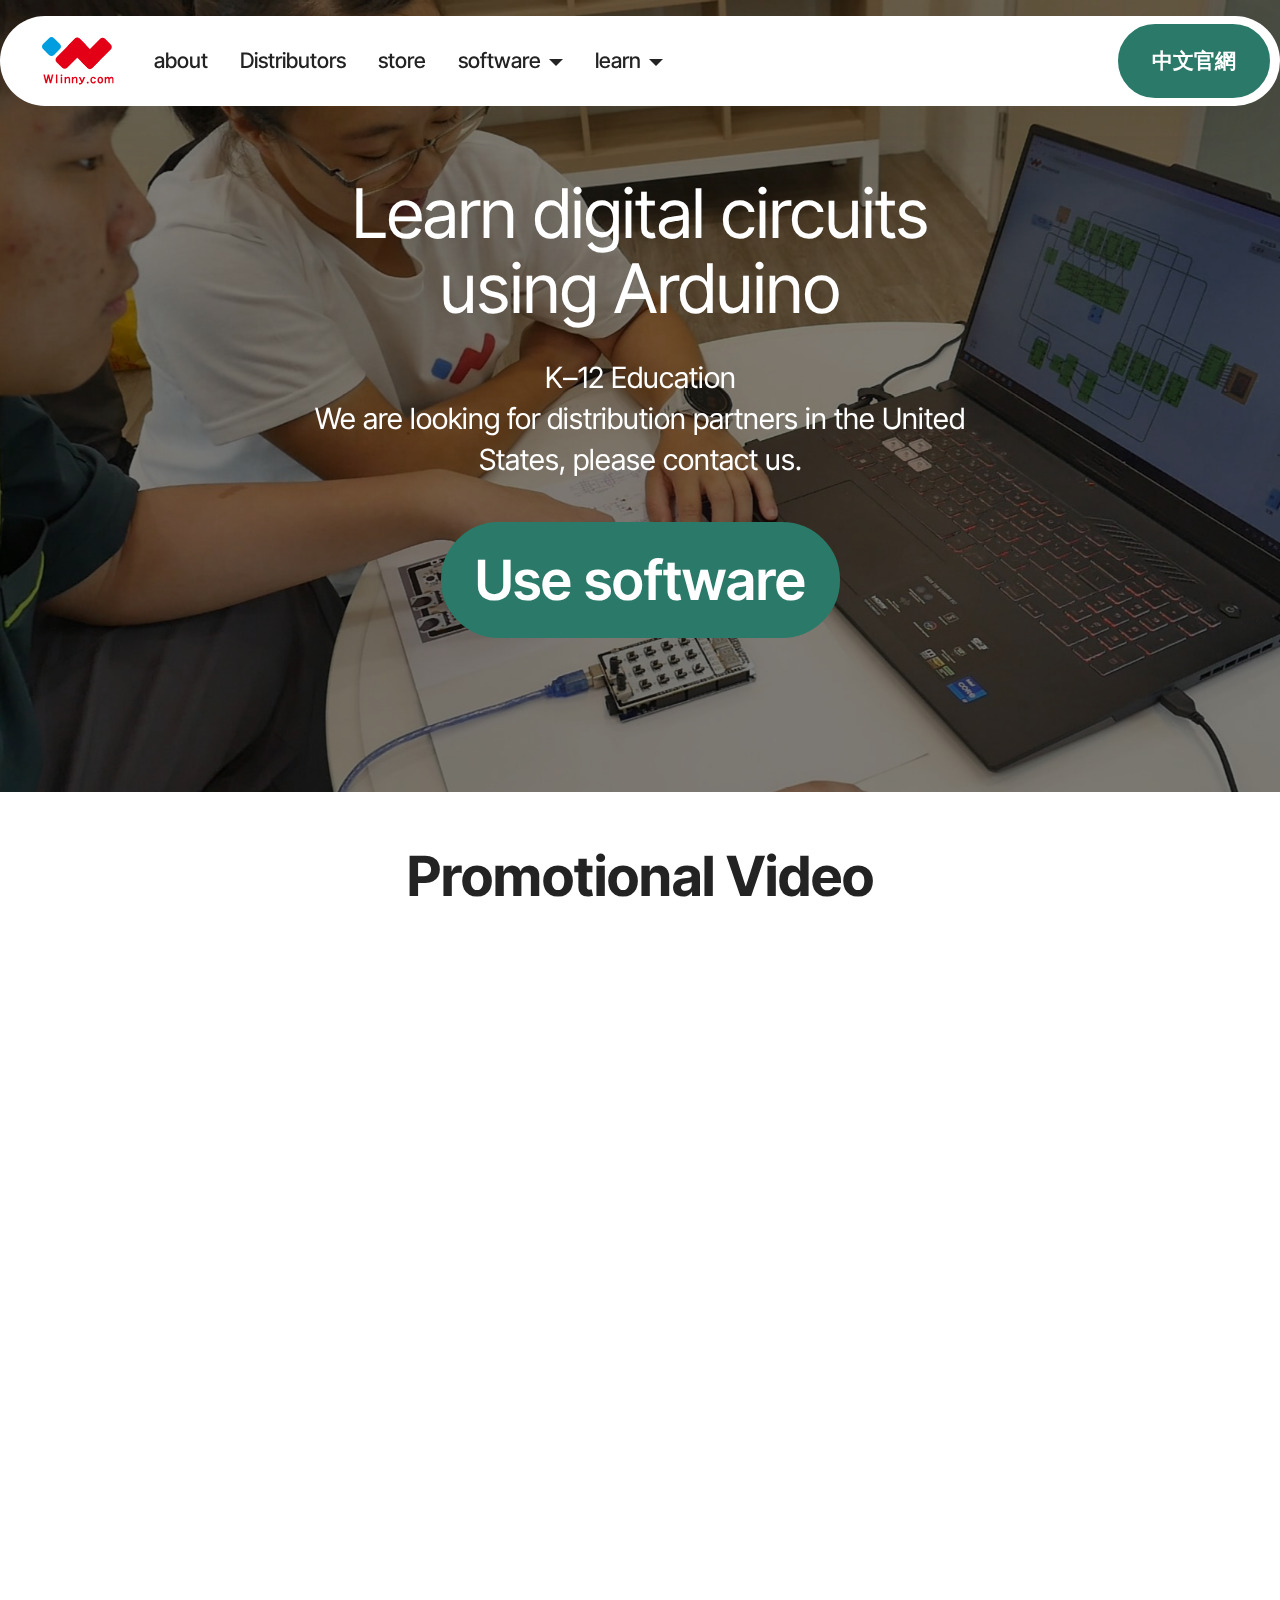
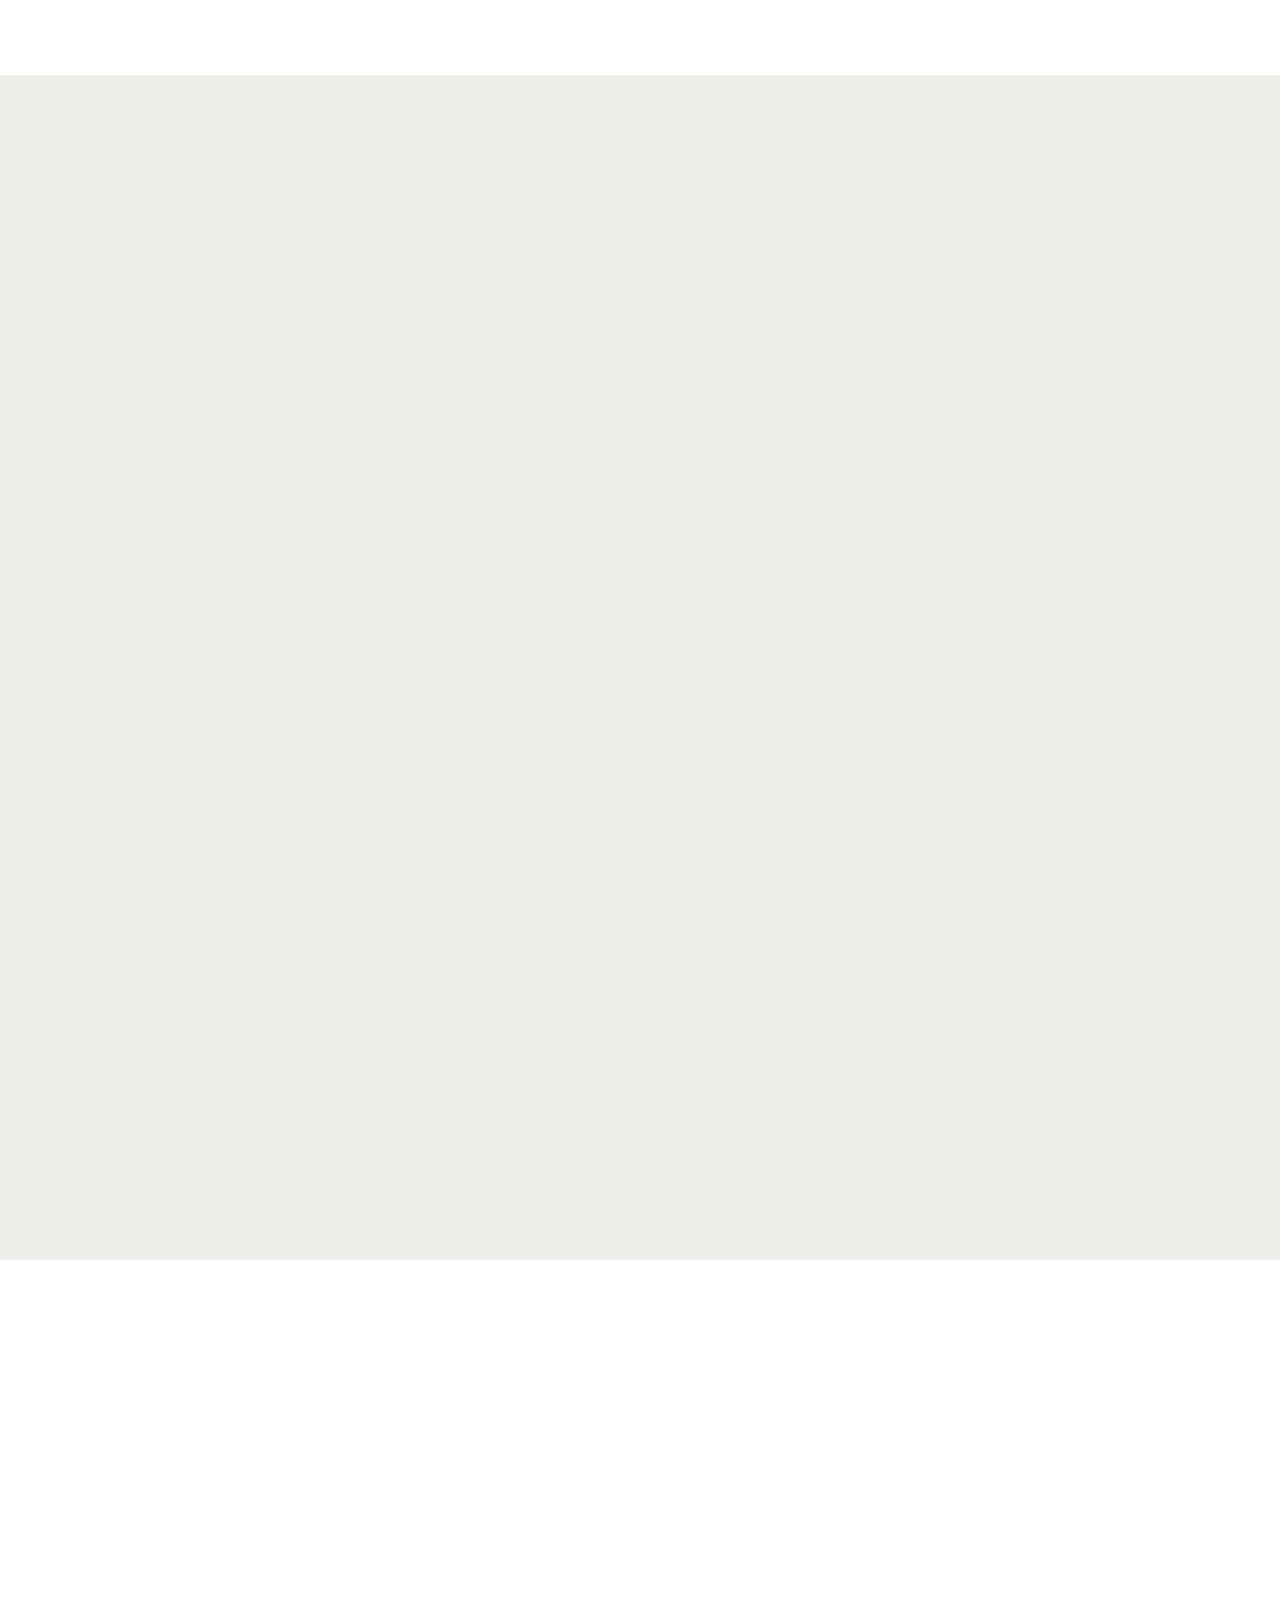
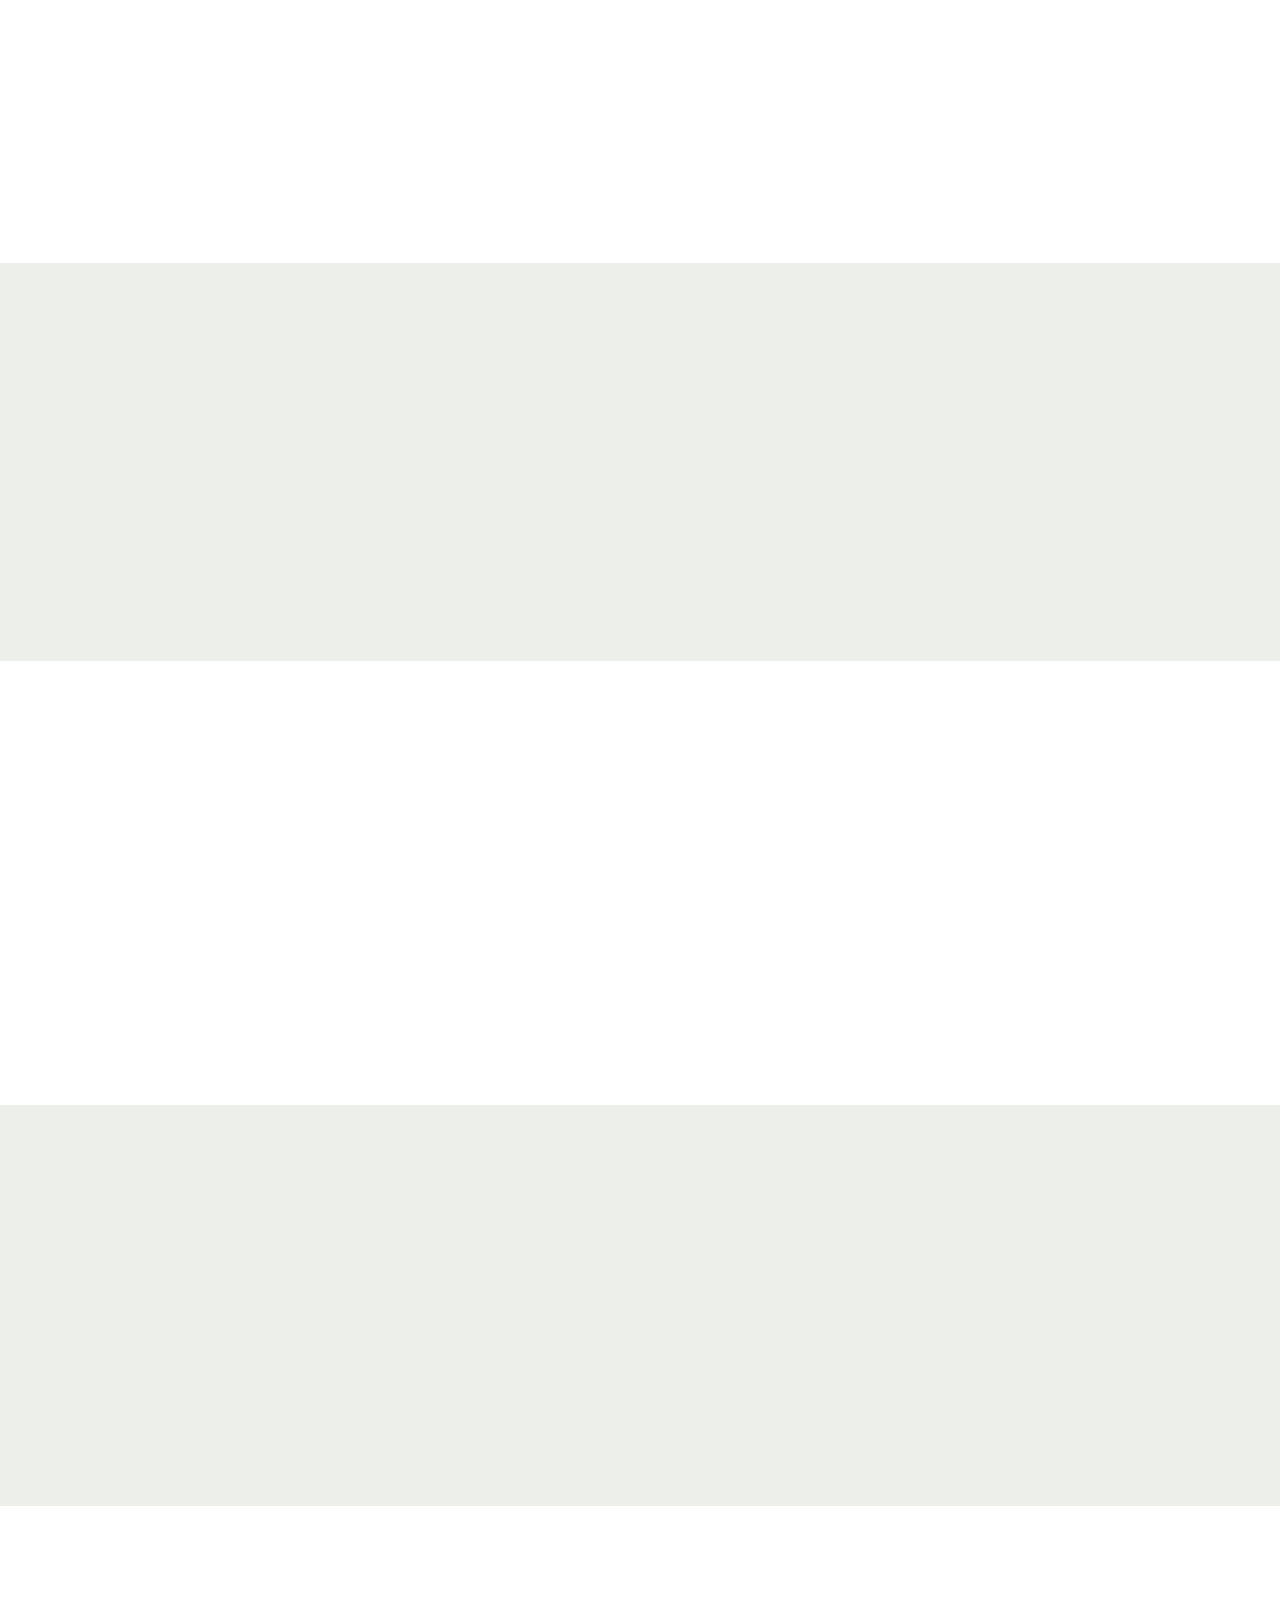
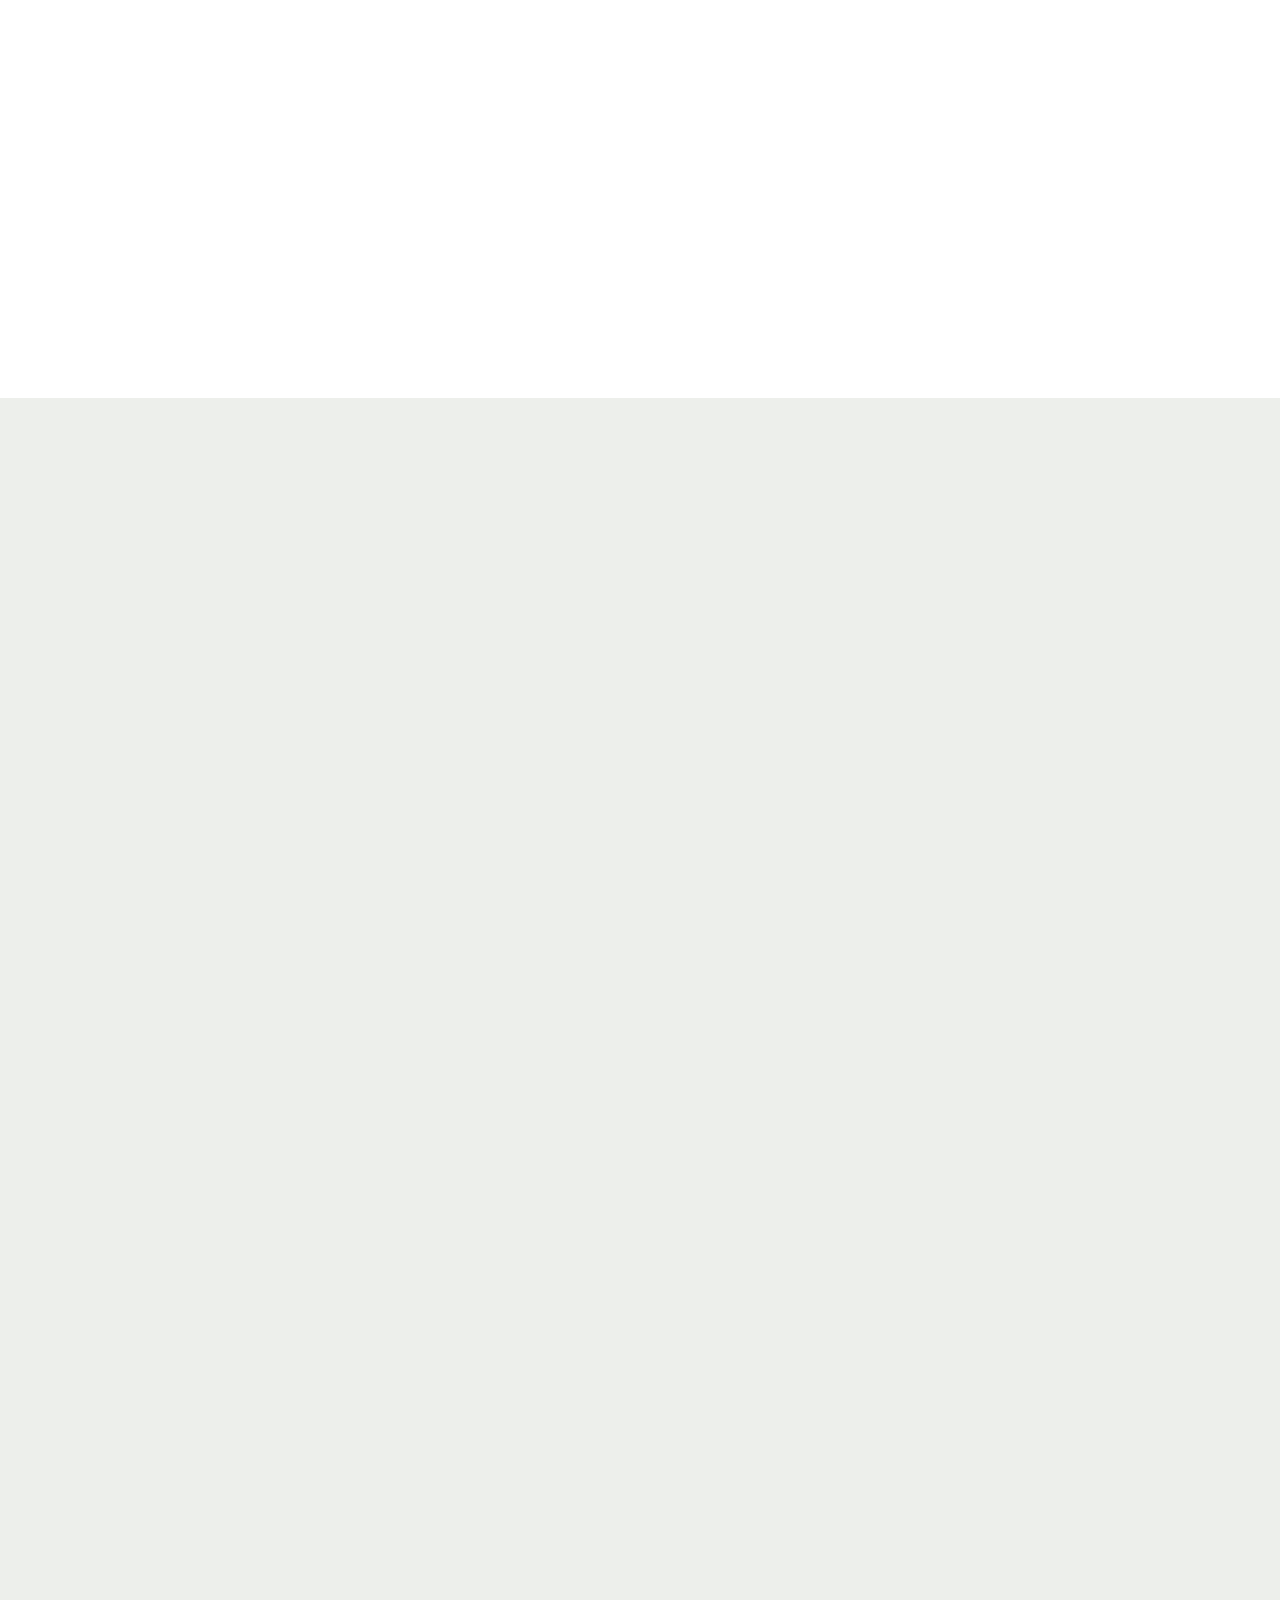
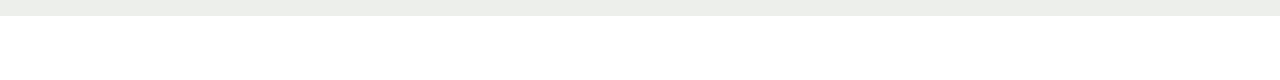
<file: index.html>
<!DOCTYPE html>
<html  >
<head>
  <!-- Site made with Mobirise Website Builder v5.9.18, https://mobirise.com -->
  <meta charset="UTF-8">
  <meta http-equiv="X-UA-Compatible" content="IE=edge">
  <meta name="generator" content="Mobirise v5.9.18, mobirise.com">
  <meta name="viewport" content="width=device-width, initial-scale=1, minimum-scale=1">
  <link rel="shortcut icon" href="assets/images/wlinny-logo-6.svg" type="image/x-icon">
  <meta name="description" content="Chip Design - Learning FPGA with Arduino
Our product provides an innovative and beginner-friendly approach to learning digital circuit design and FPGA concepts using Arduino. Designed for students, educators, and electronics enthusiasts, our comprehensive learning kit includes:

✅ An intuitive development board – Featuring an Arduino-based system, four seven-segment displays, and nine buttons for hands-on circuit design.
✅ A step-by-step textbook – A 40-page guide covering logic gates, binary systems, and digital circuits, leading up to designing a mini calculator.
✅ Web-based software – No installation needed! Easily design and simulate circuits in your browser.
✅ Project-based learning – Includes 16 practical projects to reinforce concepts and bridge the gap between theory and real-world applications.

Why Choose Us?
🔹 Easy to Learn – Uses Arduino, a familiar and widely used platform.
🔹 Affordable – A cost-effective way to explore chip design without expensive FPGA boards.
🔹 Education-Oriented – Perfect for classrooms, workshops, and self-learning.

With our kit, students can achieve FPGA learning outcomes in an accessible and engaging way—making chip design fun and practical!

💡 Join us and start your digital circuit journey today!">
  
  
  <title>Wlinny：Learn digital circuits using Arduino | Arduino Learn FPGA</title>
  <link rel="stylesheet" href="assets/web/assets/mobirise-icons2/mobirise2.css">
  <link rel="stylesheet" href="assets/bootstrap/css/bootstrap.min.css">
  <link rel="stylesheet" href="assets/bootstrap/css/bootstrap-grid.min.css">
  <link rel="stylesheet" href="assets/bootstrap/css/bootstrap-reboot.min.css">
  <link rel="stylesheet" href="assets/parallax/jarallax.css">
  <link rel="stylesheet" href="assets/animatecss/animate.css">
  <link rel="stylesheet" href="assets/dropdown/css/style.css">
  <link rel="stylesheet" href="assets/socicon/css/styles.css">
  <link rel="stylesheet" href="assets/theme/css/style.css">
  <link rel="preload" href="https://fonts.googleapis.com/css?family=Inter+Tight:100,200,300,400,500,600,700,800,900,100i,200i,300i,400i,500i,600i,700i,800i,900i&display=swap" as="style" onload="this.onload=null;this.rel='stylesheet'">
  <noscript><link rel="stylesheet" href="https://fonts.googleapis.com/css?family=Inter+Tight:100,200,300,400,500,600,700,800,900,100i,200i,300i,400i,500i,600i,700i,800i,900i&display=swap"></noscript>
  <link rel="preload" as="style" href="assets/mobirise/css/mbr-additional.css?v=JYyjNh"><link rel="stylesheet" href="assets/mobirise/css/mbr-additional.css?v=JYyjNh" type="text/css">

  <!-- Google tag (gtag.js) -->
<script async src="https://www.googletagmanager.com/gtag/js?id=G-CYF039F0HC"></script>
<script>
  window.dataLayer = window.dataLayer || [];
  function gtag(){dataLayer.push(arguments);}
  gtag('js', new Date());

  gtag('config', 'G-CYF039F0HC');
</script>

<!-- Meta Pixel Code -->
<script>
!function(f,b,e,v,n,t,s)
{if(f.fbq)return;n=f.fbq=function(){n.callMethod?
n.callMethod.apply(n,arguments):n.queue.push(arguments)};
if(!f._fbq)f._fbq=n;n.push=n;n.loaded=!0;n.version='2.0';
n.queue=[];t=b.createElement(e);t.async=!0;
t.src=v;s=b.getElementsByTagName(e)[0];
s.parentNode.insertBefore(t,s)}(window, document,'script',
'https://connect.facebook.net/en_US/fbevents.js');
fbq('init', '1190702078855528');
fbq('track', 'PageView');
</script>
<noscript><img height="1" width="1" style="display:none"
src="https://www.facebook.com/tr?id=1190702078855528&ev=PageView&noscript=1"
/></noscript>
<!-- End Meta Pixel Code -->


  
  
</head>
<body>
  
  <section data-bs-version="5.1" class="menu menu1 cid-uF1lCmWbTi" once="menu" id="menu01-7b">
	

	<nav class="navbar navbar-dropdown navbar-fixed-top navbar-expand-lg">
		<div class="container">
			<div class="navbar-brand">
				<span class="navbar-logo">
					<a href="index.html">
						<img src="assets/images/wlinny-logo-6.svg" alt="Mobirise Website Builder" style="height: 3rem;">
					</a>
				</span>
				
			</div>
			<button class="navbar-toggler" type="button" data-toggle="collapse" data-bs-toggle="collapse" data-target="#navbarSupportedContent" data-bs-target="#navbarSupportedContent" aria-controls="navbarNavAltMarkup" aria-expanded="false" aria-label="Toggle navigation">
				<div class="hamburger">
					<span></span>
					<span></span>
					<span></span>
					<span></span>
				</div>
			</button>
			<div class="collapse navbar-collapse" id="navbarSupportedContent">
				<ul class="navbar-nav nav-dropdown" data-app-modern-menu="true"><li class="nav-item">
						<a class="nav-link link text-black text-primary display-4" href="about.html">about</a>
					</li><li class="nav-item"><a class="nav-link link text-black text-primary display-4" href="friend.html">Distributors</a></li>
					<li class="nav-item">
						<a class="nav-link link text-black text-primary display-4" href="buy.html" aria-expanded="false">store</a>
					</li>
					<li class="nav-item dropdown">
						<a class="nav-link link text-black dropdown-toggle show display-4" href="https://mobiri.se" data-toggle="dropdown-submenu" data-bs-toggle="dropdown" data-bs-auto-close="outside" aria-expanded="true">software</a><div class="dropdown-menu show" aria-labelledby="dropdown-316" data-bs-popper="none"><a class="text-black dropdown-item text-primary display-4" href="https://simul.wlinny.com/?language=en">Free</a><a class="text-black dropdown-item text-primary display-4" href="https://simul-pro-test.wlinny.com/?language=en">Trial</a><a class="text-black dropdown-item text-primary display-4" href="https://simul-pro.wlinny.com/?language=en">Edition</a></div>
					</li><li class="nav-item dropdown"><a class="nav-link link text-black dropdown-toggle show display-4" href="https://mobiri.se" data-toggle="dropdown-submenu" data-bs-toggle="dropdown" data-bs-auto-close="outside" aria-expanded="false">learn</a><div class="dropdown-menu show" aria-labelledby="dropdown-348" data-bs-popper="none"><a class="text-black dropdown-item text-primary display-4" href="learning.html">document</a><a class="text-black dropdown-item text-primary display-4" href="MicroClass.html">Micro Course</a></div></li></ul>
				
				<div class="navbar-buttons mbr-section-btn"><a class="btn btn-primary display-4" href="https://tw.wlinny.com">中文官網</a></div>
			</div>
		</div>
	</nav>
</section>

<section data-bs-version="5.1" class="header16 cid-uzPLYNhQT9 mbr-parallax-background" id="header17-6y">
  
  <div class="mbr-overlay" style="opacity: 0.5; background-color: rgb(0, 0, 0);"></div>
  <div class="container">
    <div class="row">
      <div class="content-wrap col-12 col-md-8">
        <h1 class="mbr-section-title mbr-fonts-style mbr-white mb-4 display-1">Learn digital circuits using Arduino</h1>
        
        <p class="mbr-fonts-style mbr-text mbr-white mb-4 display-5">K–12 Education<br>We are looking for distribution partners in the United States, please contact us.<br></p>
        <div class="mbr-section-btn"><a class="btn btn-primary display-2" href="https://simul.wlinny.com/#/">Use software</a></div>
      </div>
    </div>
  </div>
</section>

<section data-bs-version="5.1" class="video04 cid-updcckFMof" id="video04-3v">
    
    
    <div class="container">
        <div class="mbr-section-head mb-5">
            <h4 class="mbr-section-title mbr-fonts-style mb-0 mt-0 display-2"><strong>Promotional Video</strong></h4>
            
        </div>
        <div class="row justify-content-center">
            <div class="col-12 col-md-12 video-block">
                <div class="video-wrapper"><iframe class="mbr-embedded-video" src="https://www.youtube.com/embed/NFmkTtgpOMo?rel=0&amp;amp;&amp;showinfo=0&amp;autoplay=0&amp;loop=0" width="1280" height="720" frameborder="0" allowfullscreen></iframe></div>
                
            </div>
        </div>
    </div>
</section>

<section data-bs-version="5.1" class="article11 cid-uq328SJrTG" id="article11-4j">
    

    
    
    <div class="container">
        <div class="row justify-content-center">
            <div class="title col-md-12 col-lg-10">
                <h3 class="mbr-section-title mbr-fonts-style align-center mt-0 mb-0 display-2"><strong>Teacher Evaluation</strong></h3>
                
                
            </div>
        </div>
    </div>
</section>

<section data-bs-version="5.1" class="start features20 cid-uq30l4s5Ci" id="features020-4h">
	

	
	
	<div class="container">
		
		<div class="row">
			<div class="item features-without-image col-12 col-md-6 col-lg-4 item-mb">
				<div class="item-wrapper">
					<div class="card-box align-left">
						<div class="img-wrapper mb-3">
							<img src="assets/images/563331-160x239.jpg" alt="">
						</div>
						<h5 class="card-title mbr-fonts-style display-5"><strong>Jerry / teacher</strong></h5>
						<p class="card-text mbr-fonts-style display-7">
							Through interactive learning and hands-on course design, combined with simulators and development boards, digital logic design becomes simple and can be burned into firmware. Students can also buy it home and play with it on their own.</p>
					</div>
				</div>
			</div>
			<div class="item features-without-image col-12 col-md-6 col-lg-4 item-mb">
				<div class="item-wrapper">
					<div class="card-box align-left">
						<div class="img-wrapper mb-3">
							<img src="assets/images/line-album-20200319-211127-50-160x107.jpeg" alt="">
						</div>
						<h5 class="card-title mbr-fonts-style display-5"><strong>Jenson /&nbsp;</strong><strong>teacher</strong></h5>
						<p class="card-text mbr-fonts-style display-7">
							Expertise exploration and diversified learning, explore different fields of knowledge early, cultivate diverse interests, and improve self-learning ability.
						</p>
					</div>
				</div>
			</div>
			<div class="item features-without-image col-12 col-md-6 col-lg-4 item-mb">
				<div class="item-wrapper">
					<div class="card-box align-left">
						<div class="img-wrapper mb-3">
							<img src="assets/images/-160x162.png" alt="">
						</div>
						<h5 class="card-title mbr-fonts-style display-5"><strong>Janice / teacher</strong></h5>
						<p class="card-text mbr-fonts-style display-7">
							The operation is simple and easy to get started. The whole course progress is well planned and rich in pictures and texts, which attracts students to actively learn.
						</p>
					</div>
				</div>
			</div><div class="item features-without-image col-12 col-md-6 col-lg-4 item-mb">
				<div class="item-wrapper">
					<div class="card-box align-left">
						<div class="img-wrapper mb-3">
							<img src="assets/images/s-15245322-160x213.jpeg" data-slide-to="3" data-bs-slide-to="4" alt="">
						</div>
						<h5 class="card-title mbr-fonts-style display-5">
							<strong>Brian / IC Engineer</strong></h5>
						<p class="card-text mbr-fonts-style display-7">
							The learning process of chip design is often accompanied by a high threshold, but this exclusive textbook not only simplifies the learning process, but also presents it in an easy-to-understand way, allowing novices to easily get started and gradually master the core concepts of IC design.
						</p>
					</div>
				</div>
			</div><div class="item features-without-image col-12 col-md-6 col-lg-4 item-mb">
				<div class="item-wrapper">
					<div class="card-box align-left">
						<div class="img-wrapper mb-3">
							<img src="assets/images/ic-160x107.jpeg" data-slide-to="4" data-bs-slide-to="5" alt="">
						</div>
						<h5 class="card-title mbr-fonts-style display-5"><strong>Woody&nbsp; / IC Engineer</strong></h5>
						<p class="card-text mbr-fonts-style display-7">
							It is very friendly to chip design beginners and easy to use. The step-by-step teaching content is combined with interactive tools, so students can take real-time tests, quickly grasp basic concepts, and improve their circuit logic thinking ability. It is suitable for classroom and self-study.</p>
					</div>
				</div>
			</div>
		</div>
	</div>
</section>

<section data-bs-version="5.1" class="start article2 cid-updbXBzSmt" id="article02-3t">
	

	
	

	<div class="container">
		<div class="row justify-content-center">
			<div class="col-12 col-md-12 col-lg-6 image-wrapper">
				<img class="w-100" src="assets/images/2024-11-22-231210-1256x618.png" alt="Mobirise Website Builder">
			</div>
			<div class="col-12 col-md-12 col-lg">
				<div class="text-wrapper align-left">
					<h1 class="mbr-section-title mbr-fonts-style mb-4 display-2"><strong>Digital Circuit Simulator software</strong></h1>
					<p class="mbr-text align-left mbr-fonts-style mb-4 display-7">Simulate digital circuits online and use development boards to conduct experiments instantly
<br>Let students and teachers easily explore the world of chips.
<br>The world's first Arduino FPGA simulation software<br></p>
					<div class="mbr-section-btn align-left mt-3"><a class="btn btn-success-outline display-2" href="http://simul.wlinny.com/#/">Get Started</a></div>
				</div>
			</div>
		</div>
	</div>
</section>

<section data-bs-version="5.1" class="header1 cid-uo8eeGMz0W" id="header01-2n">
	

	
	

	<div class="container">
		<div class="row justify-content-center">
			<div class="col-12 col-md-12 col-lg-6 image-wrapper">
				<img class="w-100" src="assets/images/2-1256x997.png" alt="Mobirise Website Builder">
			</div>
			<div class="col-12 col-lg col-md-12">
				<div class="text-wrapper align-left">
					<h1 class="mbr-section-title mbr-fonts-style mb-4 display-2"><strong>Convenient and interesting teaching</strong></h1>
					<p class="mbr-text mbr-fonts-style mb-4 display-7"></p>
					
				</div>
			</div>
		</div>
	</div>
</section>

<section data-bs-version="5.1" class="header1 cid-uo8efLALNr" id="header01-2o">
	

	
	

	<div class="container">
		<div class="row justify-content-center">
			<div class="col-12 col-md-12 col-lg-6 image-wrapper">
				<img class="w-100" src="assets/images/-1256x1675.jpeg" alt="Mobirise Website Builder">
			</div>
			<div class="col-12 col-lg col-md-12">
				<div class="text-wrapper align-left">
					<h1 class="mbr-section-title mbr-fonts-style mb-4 display-2"><strong>Run the circuit immediately</strong></h1>
					<p class="mbr-text mbr-fonts-style mb-4 display-7"></p>
					
				</div>
			</div>
		</div>
	</div>
</section>

<section data-bs-version="5.1" class="header1 cid-uo8egeQgS2" id="header01-2p">
	

	
	

	<div class="container">
		<div class="row justify-content-center">
			<div class="col-12 col-md-12 col-lg-6 image-wrapper">
				<img class="w-100" src="assets/images/-2024-09-12-121759-1641x1023.jpg" alt="Mobirise Website Builder">
			</div>
			<div class="col-12 col-lg col-md-12">
				<div class="text-wrapper align-left">
					<h1 class="mbr-section-title mbr-fonts-style mb-4 display-2"><strong>Arduino runs digital circuits</strong></h1>
					<p class="mbr-text mbr-fonts-style mb-4 display-7"></p>
					
				</div>
			</div>
		</div>
	</div>
</section>

<section data-bs-version="5.1" class="header1 cid-uo9dDJOeQO" id="header01-3e">
	

	
	

	<div class="container">
		<div class="row justify-content-center">
			<div class="col-12 col-md-12 col-lg-6 image-wrapper">
				<img class="w-100" src="assets/images/1-1741x1166.png" alt="Mobirise Website Builder">
			</div>
			<div class="col-12 col-lg col-md-12">
				<div class="text-wrapper align-left">
					<h1 class="mbr-section-title mbr-fonts-style mb-4 display-2"><strong>Course Content</strong></h1>
					<p class="mbr-text mbr-fonts-style mb-4 display-7"></p>
					
				</div>
			</div>
		</div>
	</div>
</section>

<section data-bs-version="5.1" class="video04 cid-upbUTubJfI" id="video04-3n">
    
    
    <div class="container">
        <div class="mbr-section-head mb-5">
            <h4 class="mbr-section-title mbr-fonts-style mb-0 mt-0 display-2"><strong>Product Testing(subtitle)</strong></h4>
            
        </div>
        <div class="row justify-content-center">
            <div class="col-12 col-md-12 video-block">
                <div class="video-wrapper"><iframe class="mbr-embedded-video" src="https://www.youtube.com/embed/tpaHioJfYjU?rel=0&amp;amp;&amp;showinfo=0&amp;autoplay=0&amp;loop=0" width="1280" height="720" frameborder="0" allowfullscreen></iframe></div>
                
            </div>
        </div>
    </div>
</section>

<section data-bs-version="5.1" class="article11 cid-uo8pUdIhPA" id="article11-39">
    

    
    
    <div class="container">
        <div class="row justify-content-center">
            <div class="title col-md-12 col-lg-10">
                <h3 class="mbr-section-title mbr-fonts-style align-center mt-0 mb-0 display-2"><strong>About Us</strong></h3>
                
                
            </div>
        </div>
    </div>
</section>

<section data-bs-version="5.1" class="footer3 programm5 cid-uo8qslINvf" once="footers" id="footer03-3c">

        

    

    <div class="container">
        <div class="row">

            

            <div class="col-12">
                <div class="social-row">
                    <div class="soc-item">
                        <a href="https://www.facebook.com/profile.php?id=61555313122160" target="_blank">
                            <span class="mbr-iconfont display-7 socicon-facebook socicon"></span>
                        </a>
                    </div>
                    <div class="soc-item">
                        <a href="https://www.youtube.com/@wlinny-1111/videos" target="_blank">
                            <span class="mbr-iconfont socicon-youtube socicon"></span>
                        </a>
                    </div>
                    <div class="soc-item">
                        <a href="https://www.instagram.com/wlinny_maker/" target="_blank">
                            <span class="mbr-iconfont socicon-instagram socicon"></span>
                        </a>
                    </div>
                    <div class="soc-item">
                        <a href="mailto:wlinny1111@gmail.com">
                            <span class="mbr-iconfont socicon-mail socicon"></span>
                        </a>
                    </div>
                    
                </div>
            </div>
            <div class="col-12 mt-5">
                <p class="mbr-fonts-style copyright display-7">
                    © Copyright Wlinny- All Rights Reserved&nbsp;</p>
            </div>
        </div>
    </div>
</section><section class="display-7" style="padding: 0;align-items: center;justify-content: center;flex-wrap: wrap;    align-content: center;display: flex;position: relative;height: 4rem;"><a href="https://mobiri.se/3425879" style="flex: 1 1;height: 4rem;position: absolute;width: 100%;z-index: 1;"><img alt="" style="height: 4rem;" src="[data-uri]"></a><p style="margin: 0;text-align: center;" class="display-7">&#8204;</p><a style="z-index:1" href="https://mobirise.com/offline-website-builder.html">Offline Website Maker</a></section><script src="assets/bootstrap/js/bootstrap.bundle.min.js"></script>  <script src="assets/parallax/jarallax.js"></script>  <script src="assets/smoothscroll/smooth-scroll.js"></script>  <script src="assets/ytplayer/index.js"></script>  <script src="assets/dropdown/js/navbar-dropdown.js"></script>  <script src="assets/theme/js/script.js"></script>  
  
  
  <input name="animation" type="hidden">
  </body>
</html>
</file>
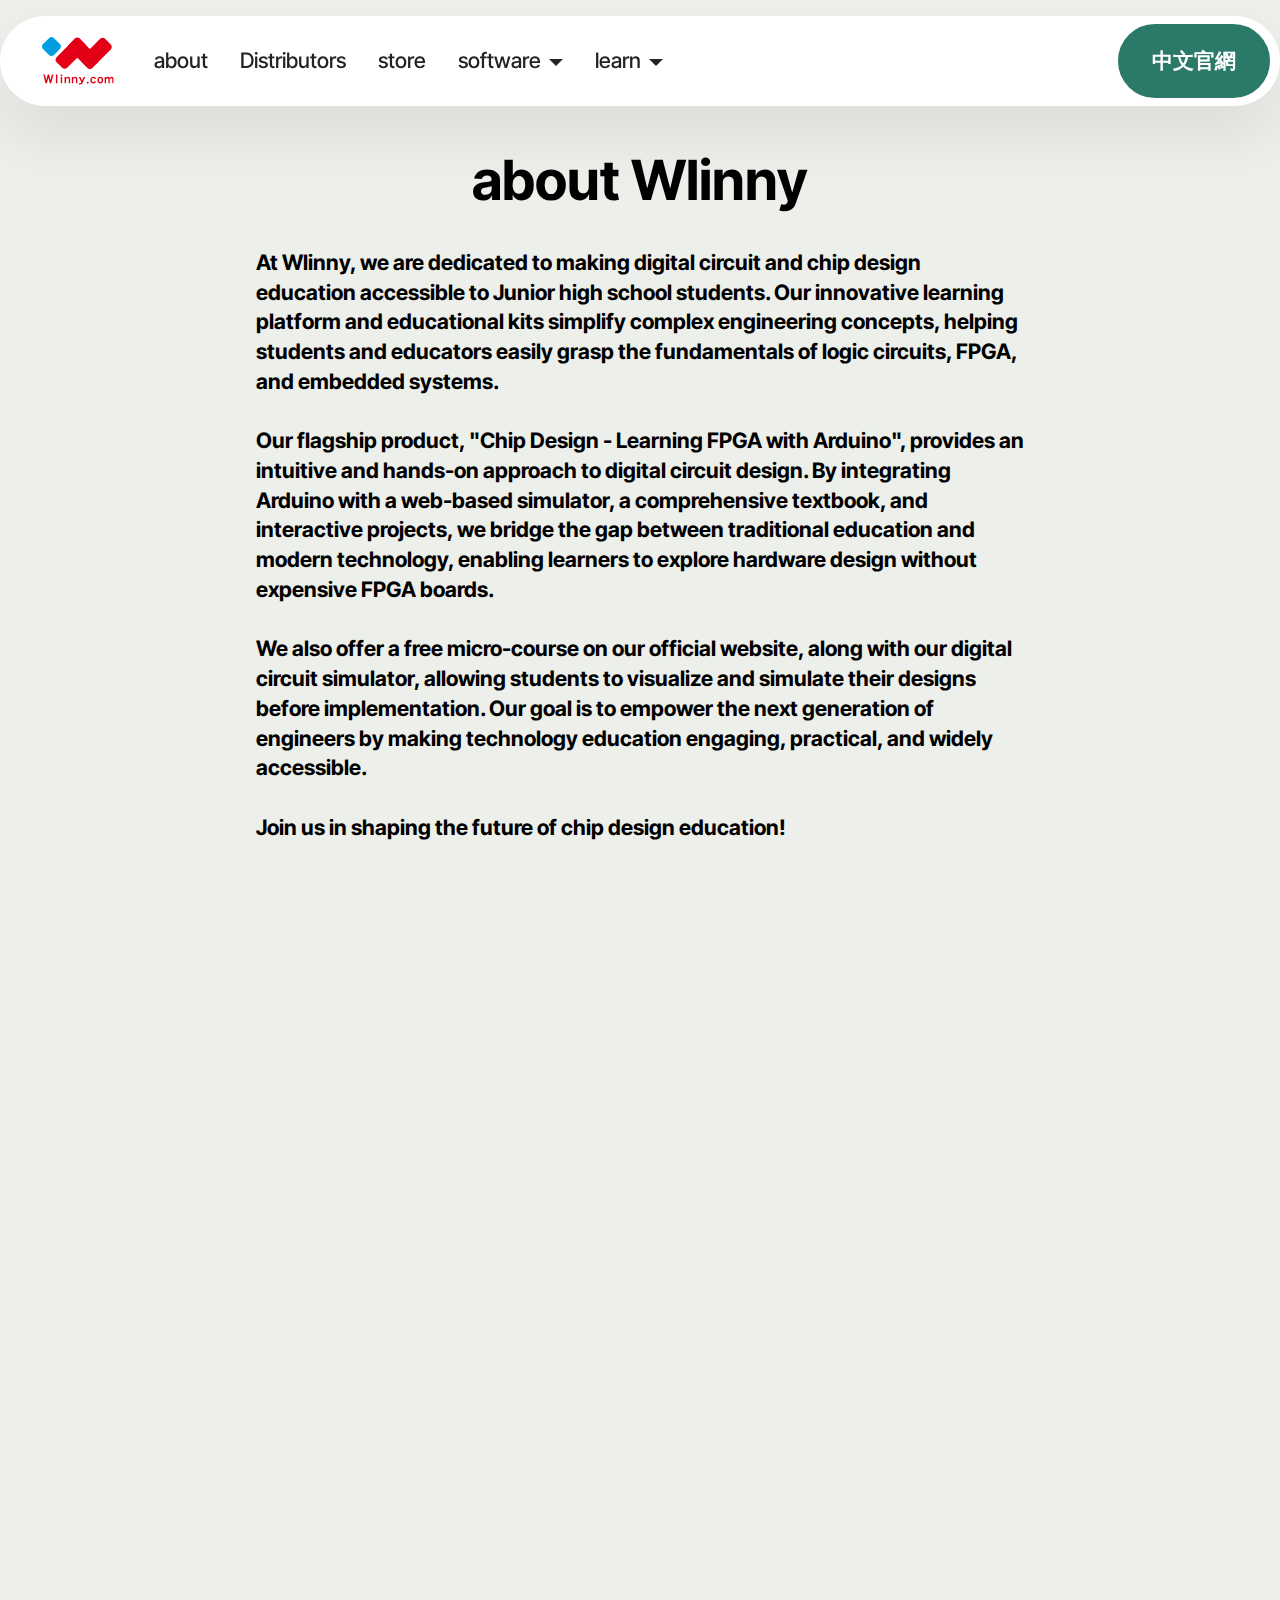
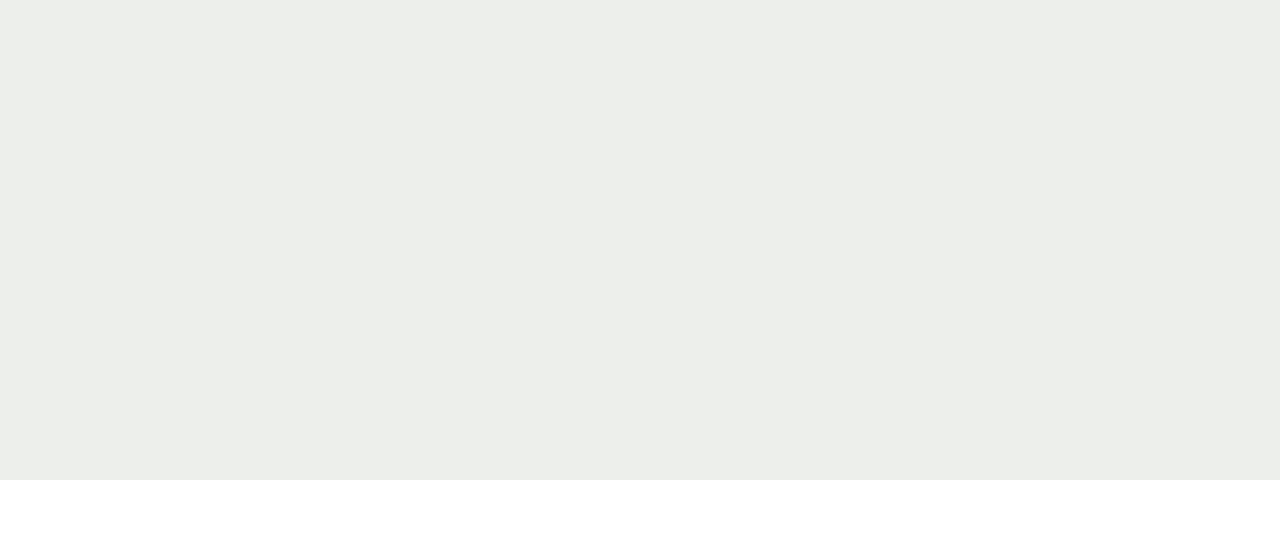
<file: about.html>
<!DOCTYPE html>
<html  >
<head>
  <!-- Site made with Mobirise Website Builder v5.9.18, https://mobirise.com -->
  <meta charset="UTF-8">
  <meta http-equiv="X-UA-Compatible" content="IE=edge">
  <meta name="generator" content="Mobirise v5.9.18, mobirise.com">
  <meta name="viewport" content="width=device-width, initial-scale=1, minimum-scale=1">
  <link rel="shortcut icon" href="assets/images/wlinny-logo-6.svg" type="image/x-icon">
  <meta name="description" content="wlinny about
At Wlinny, we are dedicated to making digital circuit and chip design education accessible to Junior high school students. Our innovative learning platform and educational kits simplify complex engineering concepts, helping students and educators easily grasp the fundamentals of logic circuits, FPGA, and embedded systems.

Our flagship product, "Chip Design - Learning FPGA with Arduino", provides an intuitive and hands-on approach to digital circuit design. By integrating Arduino with a web-based simulator, a comprehensive textbook, and interactive projects, we bridge the gap between traditional education and modern technology, enabling learners to explore hardware design without expensive FPGA boards.

We also offer a free micro-course on our official website, along with our digital circuit simulator, allowing students to visualize and simulate their designs before implementation. Our goal is to empower the next generation of engineers by making technology education engaging, practical, and widely accessible.

Join us in shaping the future of chip design education!">
  
  
  <title>about</title>
  <link rel="stylesheet" href="assets/web/assets/mobirise-icons2/mobirise2.css">
  <link rel="stylesheet" href="assets/bootstrap/css/bootstrap.min.css">
  <link rel="stylesheet" href="assets/bootstrap/css/bootstrap-grid.min.css">
  <link rel="stylesheet" href="assets/bootstrap/css/bootstrap-reboot.min.css">
  <link rel="stylesheet" href="assets/animatecss/animate.css">
  <link rel="stylesheet" href="assets/dropdown/css/style.css">
  <link rel="stylesheet" href="assets/socicon/css/styles.css">
  <link rel="stylesheet" href="assets/theme/css/style.css">
  <link rel="preload" href="https://fonts.googleapis.com/css?family=Inter+Tight:100,200,300,400,500,600,700,800,900,100i,200i,300i,400i,500i,600i,700i,800i,900i&display=swap" as="style" onload="this.onload=null;this.rel='stylesheet'">
  <noscript><link rel="stylesheet" href="https://fonts.googleapis.com/css?family=Inter+Tight:100,200,300,400,500,600,700,800,900,100i,200i,300i,400i,500i,600i,700i,800i,900i&display=swap"></noscript>
  <link rel="preload" as="style" href="assets/mobirise/css/mbr-additional.css?v=v0BRmF"><link rel="stylesheet" href="assets/mobirise/css/mbr-additional.css?v=v0BRmF" type="text/css">

  <!-- Google tag (gtag.js) -->
<script async src="https://www.googletagmanager.com/gtag/js?id=G-CYF039F0HC"></script>
<script>
  window.dataLayer = window.dataLayer || [];
  function gtag(){dataLayer.push(arguments);}
  gtag('js', new Date());

  gtag('config', 'G-CYF039F0HC');
</script>

<!-- Meta Pixel Code -->
<script>
!function(f,b,e,v,n,t,s)
{if(f.fbq)return;n=f.fbq=function(){n.callMethod?
n.callMethod.apply(n,arguments):n.queue.push(arguments)};
if(!f._fbq)f._fbq=n;n.push=n;n.loaded=!0;n.version='2.0';
n.queue=[];t=b.createElement(e);t.async=!0;
t.src=v;s=b.getElementsByTagName(e)[0];
s.parentNode.insertBefore(t,s)}(window, document,'script',
'https://connect.facebook.net/en_US/fbevents.js');
fbq('init', '1190702078855528');
fbq('track', 'PageView');
</script>
<noscript><img height="1" width="1" style="display:none"
src="https://www.facebook.com/tr?id=1190702078855528&ev=PageView&noscript=1"
/></noscript>
<!-- End Meta Pixel Code -->


  
  
</head>
<body>
  
  <section data-bs-version="5.1" class="menu menu1 cid-uF1lCmWbTi" once="menu" id="menu01-7b">
	

	<nav class="navbar navbar-dropdown navbar-fixed-top navbar-expand-lg">
		<div class="container">
			<div class="navbar-brand">
				<span class="navbar-logo">
					<a href="index.html">
						<img src="assets/images/wlinny-logo-6.svg" alt="Mobirise Website Builder" style="height: 3rem;">
					</a>
				</span>
				
			</div>
			<button class="navbar-toggler" type="button" data-toggle="collapse" data-bs-toggle="collapse" data-target="#navbarSupportedContent" data-bs-target="#navbarSupportedContent" aria-controls="navbarNavAltMarkup" aria-expanded="false" aria-label="Toggle navigation">
				<div class="hamburger">
					<span></span>
					<span></span>
					<span></span>
					<span></span>
				</div>
			</button>
			<div class="collapse navbar-collapse" id="navbarSupportedContent">
				<ul class="navbar-nav nav-dropdown" data-app-modern-menu="true"><li class="nav-item">
						<a class="nav-link link text-black text-primary display-4" href="about.html">about</a>
					</li><li class="nav-item"><a class="nav-link link text-black text-primary display-4" href="friend.html">Distributors</a></li>
					<li class="nav-item">
						<a class="nav-link link text-black text-primary display-4" href="buy.html" aria-expanded="false">store</a>
					</li>
					<li class="nav-item dropdown">
						<a class="nav-link link text-black dropdown-toggle show display-4" href="https://mobiri.se" data-toggle="dropdown-submenu" data-bs-toggle="dropdown" data-bs-auto-close="outside" aria-expanded="true">software</a><div class="dropdown-menu show" aria-labelledby="dropdown-316" data-bs-popper="none"><a class="text-black dropdown-item text-primary display-4" href="https://simul.wlinny.com/?language=en">Free</a><a class="text-black dropdown-item text-primary display-4" href="https://simul-pro-test.wlinny.com/?language=en">Trial</a><a class="text-black dropdown-item text-primary display-4" href="https://simul-pro.wlinny.com/?language=en">Edition</a></div>
					</li><li class="nav-item dropdown"><a class="nav-link link text-black dropdown-toggle show display-4" href="https://mobiri.se" data-toggle="dropdown-submenu" data-bs-toggle="dropdown" data-bs-auto-close="outside" aria-expanded="false">learn</a><div class="dropdown-menu show" aria-labelledby="dropdown-348" data-bs-popper="none"><a class="text-black dropdown-item text-primary display-4" href="learning.html">document</a><a class="text-black dropdown-item text-primary display-4" href="MicroClass.html">Micro Course</a></div></li></ul>
				
				<div class="navbar-buttons mbr-section-btn"><a class="btn btn-primary display-4" href="https://tw.wlinny.com">中文官網</a></div>
			</div>
		</div>
	</nav>
</section>

<section data-bs-version="5.1" class="features19 cid-uo8fZcWemL" id="features019-32">
	

	
	
	<div class="container">
		<div class="row justify-content-center">
			<div class="col-12 mb-5 content-head">
				<h3 class="mbr-section-title mbr-fonts-style align-center mb-0 display-2"><strong>about Wlinny</strong></h3>
				<h5 class="mbr-section-subtitle mbr-fonts-style align-center mb-0 mt-4 display-7"><div><strong>At Wlinny, we are dedicated to making digital circuit and chip design education accessible to Junior high school students. Our innovative learning platform and educational kits simplify complex engineering concepts, helping students and educators easily grasp the fundamentals of logic circuits, FPGA, and embedded systems.</strong></div><br><div><strong>
</strong></div><div><strong>Our flagship product, "Chip Design - Learning FPGA with Arduino", provides an intuitive and hands-on approach to digital circuit design. By integrating Arduino with a web-based simulator, a comprehensive textbook, and interactive projects, we bridge the gap between traditional education and modern technology, enabling learners to explore hardware design without expensive FPGA boards.</strong></div><br><div><strong>
</strong></div><div><strong>We also offer a free micro-course on our official website, along with our digital circuit simulator, allowing students to visualize and simulate their designs before implementation. Our goal is to empower the next generation of engineers by making technology education engaging, practical, and widely accessible.</strong></div><br><div><strong>
</strong></div><div><strong>Join us in shaping the future of chip design education!</strong></div><div><strong>
</strong></div><div><strong>
</strong></div><div><strong>
</strong></div></h5>
			</div>
		</div>
		<div class="row">
			<div class="item features-without-image col-12 col-lg-6 item-mb active">
				<div class="item-wrapper">
					<div class="card-box align-left">
						<div class="img-wrapper mb-3">
							<img class="" src="assets/images/importedphoto-1726116582153-160x90.jpeg" alt="" data-slide-to="0" data-bs-slide-to="0">
						</div>
						<h5 class="card-title mbr-fonts-style display-5">
							<strong>Win / Founder</strong></h5>
						<p class="card-text mbr-fonts-style display-7">In this era where everyone is learning to code, some excel while others struggle. But it's not because children aren't smart—it’s simply that their way of thinking differs from  Turing’s.
<br>
<br>Alan Turing, the father of computers, defined the fundamental logic behind modern programming languages. However, we shouldn't expect everyone to think the same way. It’s like the story of 【the monkey and the fish competing to climb a tree】—judging intelligence by a single standard is unfair.
<br>
<br>That’s why I developed this educational kit—to introduce 【chip design】 to middle and high school students. I believe that by expanding technology education beyond traditional programming, we can help more students find their strengths and unleash their potential in the digital world.</p>
					</div>
				</div>
			</div><div class="item features-without-image col-12 col-lg-6 item-mb">
				<div class="item-wrapper">
					<div class="card-box align-left">
						<div class="img-wrapper mb-3">
							<img class="" src="assets/images/janice-1-160x90.png" alt="" data-slide-to="1" data-bs-slide-to="1">
						</div>
						<h5 class="card-title mbr-fonts-style display-5"><strong>Janice / Co-Founder</strong></h5>
						<p class="card-text mbr-fonts-style display-7">We are revolutionizing traditional learning methods, making it easier than ever for students to grasp the core principles of chip design. Unlike programming, chip design requires a unique teaching approach. That’s why we have meticulously developed specialized educational tools to help students get started quickly and build confidence.  
<br>
<br>We believe that learning should be both enjoyable and rewarding. Through our innovative tools, we aim to ignite students' passion for learning and empower them to explore the world of chip design with enthusiasm and curiosity.<br></p>
					</div>
				</div>
			</div>
			
			
		</div>
	</div>
</section>

<section data-bs-version="5.1" class="article11 cid-uo8qa5rPBg" id="article11-3a">
    

    
    
    <div class="container">
        <div class="row justify-content-center">
            <div class="title col-md-12 col-lg-10">
                <h3 class="mbr-section-title mbr-fonts-style align-center mt-0 mb-0 display-2"><strong>Information</strong></h3>
                
                
            </div>
        </div>
    </div>
</section>

<section data-bs-version="5.1" class="footer3 programm5 cid-uo8qslINvf" once="footers" id="footer03-3c">

        

    

    <div class="container">
        <div class="row">

            

            <div class="col-12">
                <div class="social-row">
                    <div class="soc-item">
                        <a href="https://www.facebook.com/profile.php?id=61555313122160" target="_blank">
                            <span class="mbr-iconfont display-7 socicon-facebook socicon"></span>
                        </a>
                    </div>
                    <div class="soc-item">
                        <a href="https://www.youtube.com/@wlinny-1111/videos" target="_blank">
                            <span class="mbr-iconfont socicon-youtube socicon"></span>
                        </a>
                    </div>
                    <div class="soc-item">
                        <a href="https://www.instagram.com/wlinny_maker/" target="_blank">
                            <span class="mbr-iconfont socicon-instagram socicon"></span>
                        </a>
                    </div>
                    <div class="soc-item">
                        <a href="mailto:wlinny1111@gmail.com">
                            <span class="mbr-iconfont socicon-mail socicon"></span>
                        </a>
                    </div>
                    
                </div>
            </div>
            <div class="col-12 mt-5">
                <p class="mbr-fonts-style copyright display-7">
                    © Copyright Wlinny- All Rights Reserved&nbsp;</p>
            </div>
        </div>
    </div>
</section><section class="display-7" style="padding: 0;align-items: center;justify-content: center;flex-wrap: wrap;    align-content: center;display: flex;position: relative;height: 4rem;"><a href="https://mobiri.se/3425879" style="flex: 1 1;height: 4rem;position: absolute;width: 100%;z-index: 1;"><img alt="" style="height: 4rem;" src="[data-uri]"></a><p style="margin: 0;text-align: center;" class="display-7">&#8204;</p><a style="z-index:1" href="https://mobirise.com/builder/ai-website-builder.html">Free AI Website Software</a></section><script src="assets/bootstrap/js/bootstrap.bundle.min.js"></script>  <script src="assets/smoothscroll/smooth-scroll.js"></script>  <script src="assets/ytplayer/index.js"></script>  <script src="assets/dropdown/js/navbar-dropdown.js"></script>  <script src="assets/theme/js/script.js"></script>  
  
  
  <input name="animation" type="hidden">
  </body>
</html>
</file>
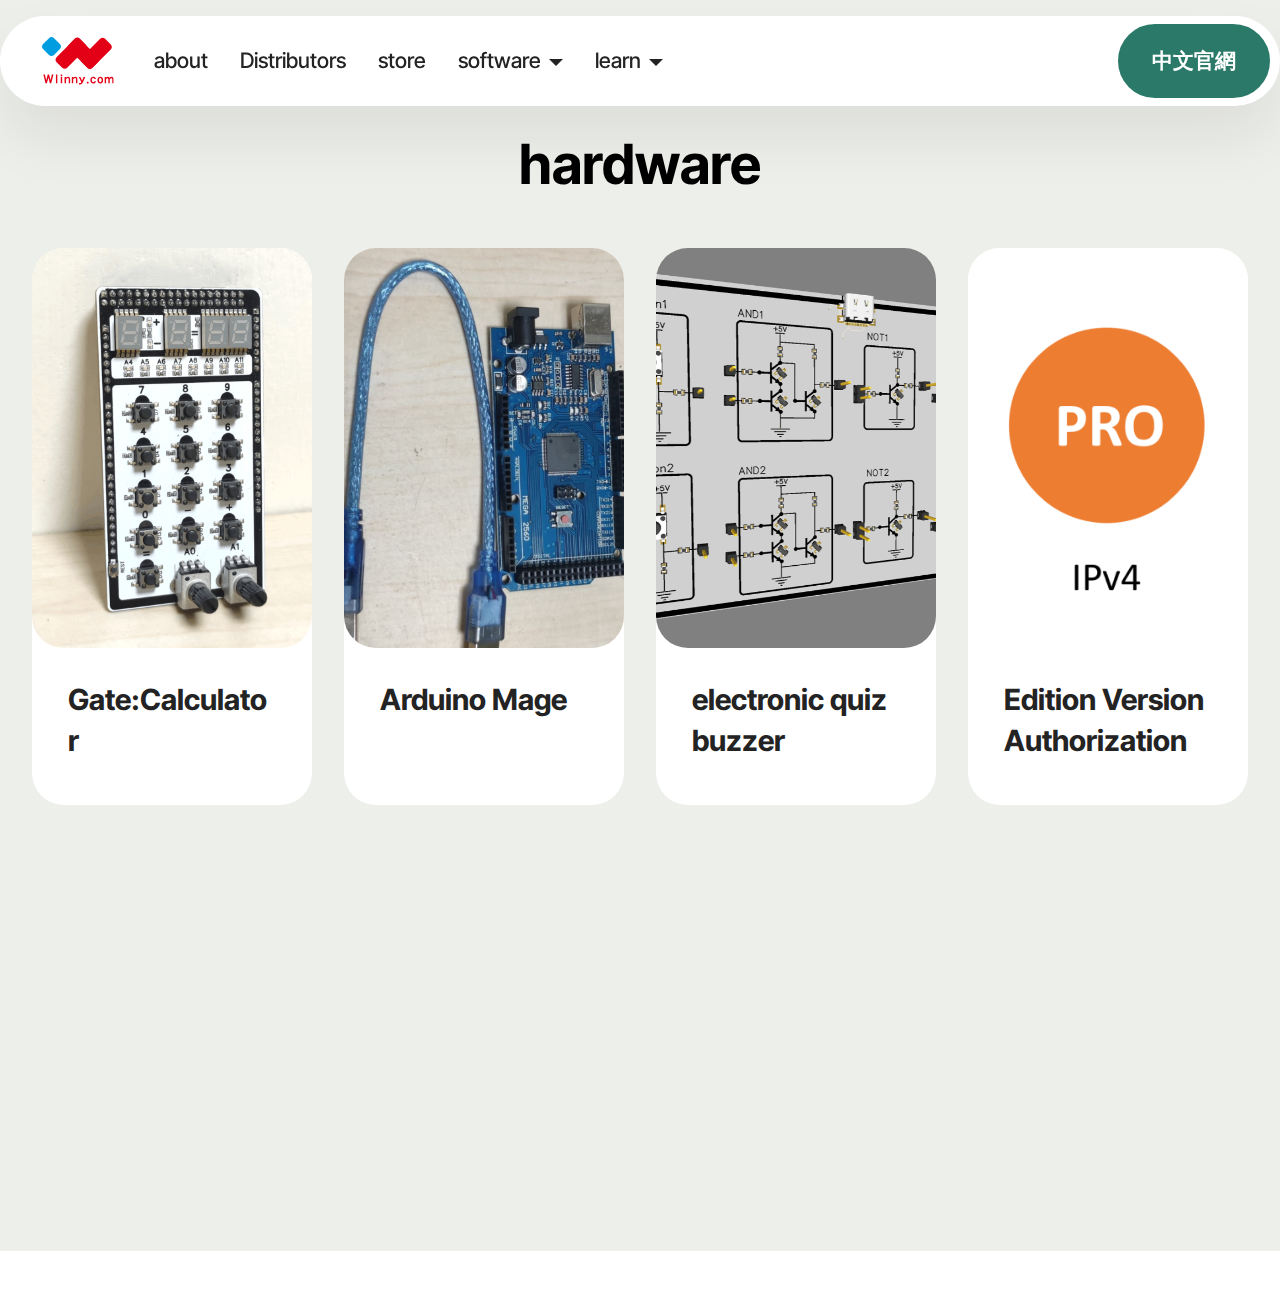
<file: buy.html>
<!DOCTYPE html>
<html  >
<head>
  <!-- Site made with Mobirise Website Builder v5.9.18, https://mobirise.com -->
  <meta charset="UTF-8">
  <meta http-equiv="X-UA-Compatible" content="IE=edge">
  <meta name="generator" content="Mobirise v5.9.18, mobirise.com">
  <meta name="viewport" content="width=device-width, initial-scale=1, minimum-scale=1">
  <link rel="shortcut icon" href="assets/images/wlinny-logo-6.svg" type="image/x-icon">
  <meta name="description" content="wlinny store">
  
  
  <title>store</title>
  <link rel="stylesheet" href="assets/web/assets/mobirise-icons2/mobirise2.css">
  <link rel="stylesheet" href="assets/bootstrap/css/bootstrap.min.css">
  <link rel="stylesheet" href="assets/bootstrap/css/bootstrap-grid.min.css">
  <link rel="stylesheet" href="assets/bootstrap/css/bootstrap-reboot.min.css">
  <link rel="stylesheet" href="assets/animatecss/animate.css">
  <link rel="stylesheet" href="assets/dropdown/css/style.css">
  <link rel="stylesheet" href="assets/socicon/css/styles.css">
  <link rel="stylesheet" href="assets/theme/css/style.css">
  <link rel="preload" href="https://fonts.googleapis.com/css?family=Inter+Tight:100,200,300,400,500,600,700,800,900,100i,200i,300i,400i,500i,600i,700i,800i,900i&display=swap" as="style" onload="this.onload=null;this.rel='stylesheet'">
  <noscript><link rel="stylesheet" href="https://fonts.googleapis.com/css?family=Inter+Tight:100,200,300,400,500,600,700,800,900,100i,200i,300i,400i,500i,600i,700i,800i,900i&display=swap"></noscript>
  <link rel="preload" as="style" href="assets/mobirise/css/mbr-additional.css?v=Zqwddj"><link rel="stylesheet" href="assets/mobirise/css/mbr-additional.css?v=Zqwddj" type="text/css">

  <!-- Google tag (gtag.js) -->
<script async src="https://www.googletagmanager.com/gtag/js?id=G-CYF039F0HC"></script>
<script>
  window.dataLayer = window.dataLayer || [];
  function gtag(){dataLayer.push(arguments);}
  gtag('js', new Date());

  gtag('config', 'G-CYF039F0HC');
</script>

<!-- Meta Pixel Code -->
<script>
!function(f,b,e,v,n,t,s)
{if(f.fbq)return;n=f.fbq=function(){n.callMethod?
n.callMethod.apply(n,arguments):n.queue.push(arguments)};
if(!f._fbq)f._fbq=n;n.push=n;n.loaded=!0;n.version='2.0';
n.queue=[];t=b.createElement(e);t.async=!0;
t.src=v;s=b.getElementsByTagName(e)[0];
s.parentNode.insertBefore(t,s)}(window, document,'script',
'https://connect.facebook.net/en_US/fbevents.js');
fbq('init', '1190702078855528');
fbq('track', 'PageView');
</script>
<noscript><img height="1" width="1" style="display:none"
src="https://www.facebook.com/tr?id=1190702078855528&ev=PageView&noscript=1"
/></noscript>
<!-- End Meta Pixel Code -->


  
  
</head>
<body>
  
  <section data-bs-version="5.1" class="menu menu1 cid-uF1lCmWbTi" once="menu" id="menu01-7b">
	

	<nav class="navbar navbar-dropdown navbar-fixed-top navbar-expand-lg">
		<div class="container">
			<div class="navbar-brand">
				<span class="navbar-logo">
					<a href="index.html">
						<img src="assets/images/wlinny-logo-6.svg" alt="Mobirise Website Builder" style="height: 3rem;">
					</a>
				</span>
				
			</div>
			<button class="navbar-toggler" type="button" data-toggle="collapse" data-bs-toggle="collapse" data-target="#navbarSupportedContent" data-bs-target="#navbarSupportedContent" aria-controls="navbarNavAltMarkup" aria-expanded="false" aria-label="Toggle navigation">
				<div class="hamburger">
					<span></span>
					<span></span>
					<span></span>
					<span></span>
				</div>
			</button>
			<div class="collapse navbar-collapse" id="navbarSupportedContent">
				<ul class="navbar-nav nav-dropdown" data-app-modern-menu="true"><li class="nav-item">
						<a class="nav-link link text-black text-primary display-4" href="about.html">about</a>
					</li><li class="nav-item"><a class="nav-link link text-black text-primary display-4" href="friend.html">Distributors</a></li>
					<li class="nav-item">
						<a class="nav-link link text-black text-primary display-4" href="buy.html" aria-expanded="false">store</a>
					</li>
					<li class="nav-item dropdown">
						<a class="nav-link link text-black dropdown-toggle show display-4" href="https://mobiri.se" data-toggle="dropdown-submenu" data-bs-toggle="dropdown" data-bs-auto-close="outside" aria-expanded="true">software</a><div class="dropdown-menu show" aria-labelledby="dropdown-316" data-bs-popper="none"><a class="text-black dropdown-item text-primary display-4" href="https://simul.wlinny.com/?language=en">Free</a><a class="text-black dropdown-item text-primary display-4" href="https://simul-pro-test.wlinny.com/?language=en">Trial</a><a class="text-black dropdown-item text-primary display-4" href="https://simul-pro.wlinny.com/?language=en">Edition</a></div>
					</li><li class="nav-item dropdown"><a class="nav-link link text-black dropdown-toggle show display-4" href="https://mobiri.se" data-toggle="dropdown-submenu" data-bs-toggle="dropdown" data-bs-auto-close="outside" aria-expanded="false">learn</a><div class="dropdown-menu show" aria-labelledby="dropdown-348" data-bs-popper="none"><a class="text-black dropdown-item text-primary display-4" href="learning.html">document</a><a class="text-black dropdown-item text-primary display-4" href="MicroClass.html">Micro Course</a></div></li></ul>
				
				<div class="navbar-buttons mbr-section-btn"><a class="btn btn-primary display-4" href="https://tw.wlinny.com">中文官網</a></div>
			</div>
		</div>
	</nav>
</section>

<section data-bs-version="5.1" class="features4 start cid-uwyL9Vu1i1" id="features04-67">
	
	
	<div class="container">
		<div class="row justify-content-center">
			<div class="col-12 content-head">
				<div class="mbr-section-head mb-5">
					<h4 class="mbr-section-title mbr-fonts-style align-center mb-0 display-2">
						<strong>hardware</strong>
					</h4>
					
					
				</div>
			</div>
		</div>
		<div class="row">
			
			
			<div class="item features-image col-12 col-md-6 col-lg-3 active">
				<div class="item-wrapper">
					<div class="item-img">
						<img src="assets/images/5-600x605.png" alt="Mobirise Website Builder" data-slide-to="2" data-bs-slide-to="2">
					</div>
					<div class="item-content">
						<h5 class="item-title mbr-fonts-style display-5"><strong>Gate:Calculator</strong></h5>
						
						
					</div>
				</div>
			</div><div class="item features-image col-12 col-md-6 col-lg-3">
				<div class="item-wrapper">
					<div class="item-img">
						<img src="assets/images/7-1200x1191.jpeg" alt="Mobirise Website Builder" data-slide-to="3" data-bs-slide-to="3">
					</div>
					<div class="item-content">
						<h5 class="item-title mbr-fonts-style display-5"><strong>Arduino Mage</strong></h5>
						
						
					</div>
				</div>
			</div><div class="item features-image col-12 col-md-6 col-lg-3">
				<div class="item-wrapper">
					<div class="item-img">
						<img src="assets/images/3-758x720.png" alt="Mobirise Website Builder" data-slide-to="5" data-bs-slide-to="5">
					</div>
					<div class="item-content">
						<h5 class="item-title mbr-fonts-style display-5"><strong>electronic quiz buzzer</strong></h5>
						
						
					</div>
				</div>
			</div><div class="item features-image col-12 col-md-6 col-lg-3">
				<div class="item-wrapper">
					<div class="item-img">
						<img src="assets/images/1-596x720.png" alt="Mobirise Website Builder" data-slide-to="3" data-bs-slide-to="4">
					</div>
					<div class="item-content">
						<h5 class="item-title mbr-fonts-style display-5"><strong>Edition Version Authorization</strong></h5>
						
						
					</div>
				</div>
			</div>
		</div>
	</div>
</section>

<section data-bs-version="5.1" class="article11 cid-urOg3P2EAK" id="article11-4n">
    

    
    
    <div class="container">
        <div class="row justify-content-center">
            <div class="title col-md-12 col-lg-10">
                <h3 class="mbr-section-title mbr-fonts-style align-center mt-0 mb-0 display-2"><strong>Information</strong></h3>
                
                
            </div>
        </div>
    </div>
</section>

<section data-bs-version="5.1" class="footer3 programm5 cid-urOg3PdygK" once="footers" id="footer03-4o">

        

    

    <div class="container">
        <div class="row">

            

            <div class="col-12">
                <div class="social-row">
                    <div class="soc-item">
                        <a href="https://www.facebook.com/profile.php?id=61555313122160" target="_blank">
                            <span class="mbr-iconfont display-7 socicon-facebook socicon"></span>
                        </a>
                    </div>
                    <div class="soc-item">
                        <a href="https://www.youtube.com/@wlinny-1111/videos" target="_blank">
                            <span class="mbr-iconfont socicon-youtube socicon"></span>
                        </a>
                    </div>
                    <div class="soc-item">
                        <a href="https://www.instagram.com/wlinny_maker/" target="_blank">
                            <span class="mbr-iconfont socicon-instagram socicon"></span>
                        </a>
                    </div>
                    <div class="soc-item">
                        <a href="mailto:wlinny1111@gmail.com">
                            <span class="mbr-iconfont socicon-mail socicon"></span>
                        </a>
                    </div>
                    
                </div>
            </div>
            <div class="col-12 mt-5">
                <p class="mbr-fonts-style copyright display-7">
                    © Copyright Wlinny- All Rights Reserved&nbsp;</p>
            </div>
        </div>
    </div>
</section><section class="display-7" style="padding: 0;align-items: center;justify-content: center;flex-wrap: wrap;    align-content: center;display: flex;position: relative;height: 4rem;"><a href="https://mobiri.se/3425879" style="flex: 1 1;height: 4rem;position: absolute;width: 100%;z-index: 1;"><img alt="" style="height: 4rem;" src="[data-uri]"></a><p style="margin: 0;text-align: center;" class="display-7">&#8204;</p><a style="z-index:1" href="https://mobirise.com/builder/ai-website-maker.html">Free AI Website Maker</a></section><script src="assets/bootstrap/js/bootstrap.bundle.min.js"></script>  <script src="assets/smoothscroll/smooth-scroll.js"></script>  <script src="assets/ytplayer/index.js"></script>  <script src="assets/dropdown/js/navbar-dropdown.js"></script>  <script src="assets/theme/js/script.js"></script>  
  
  
  <input name="animation" type="hidden">
  </body>
</html>
</file>
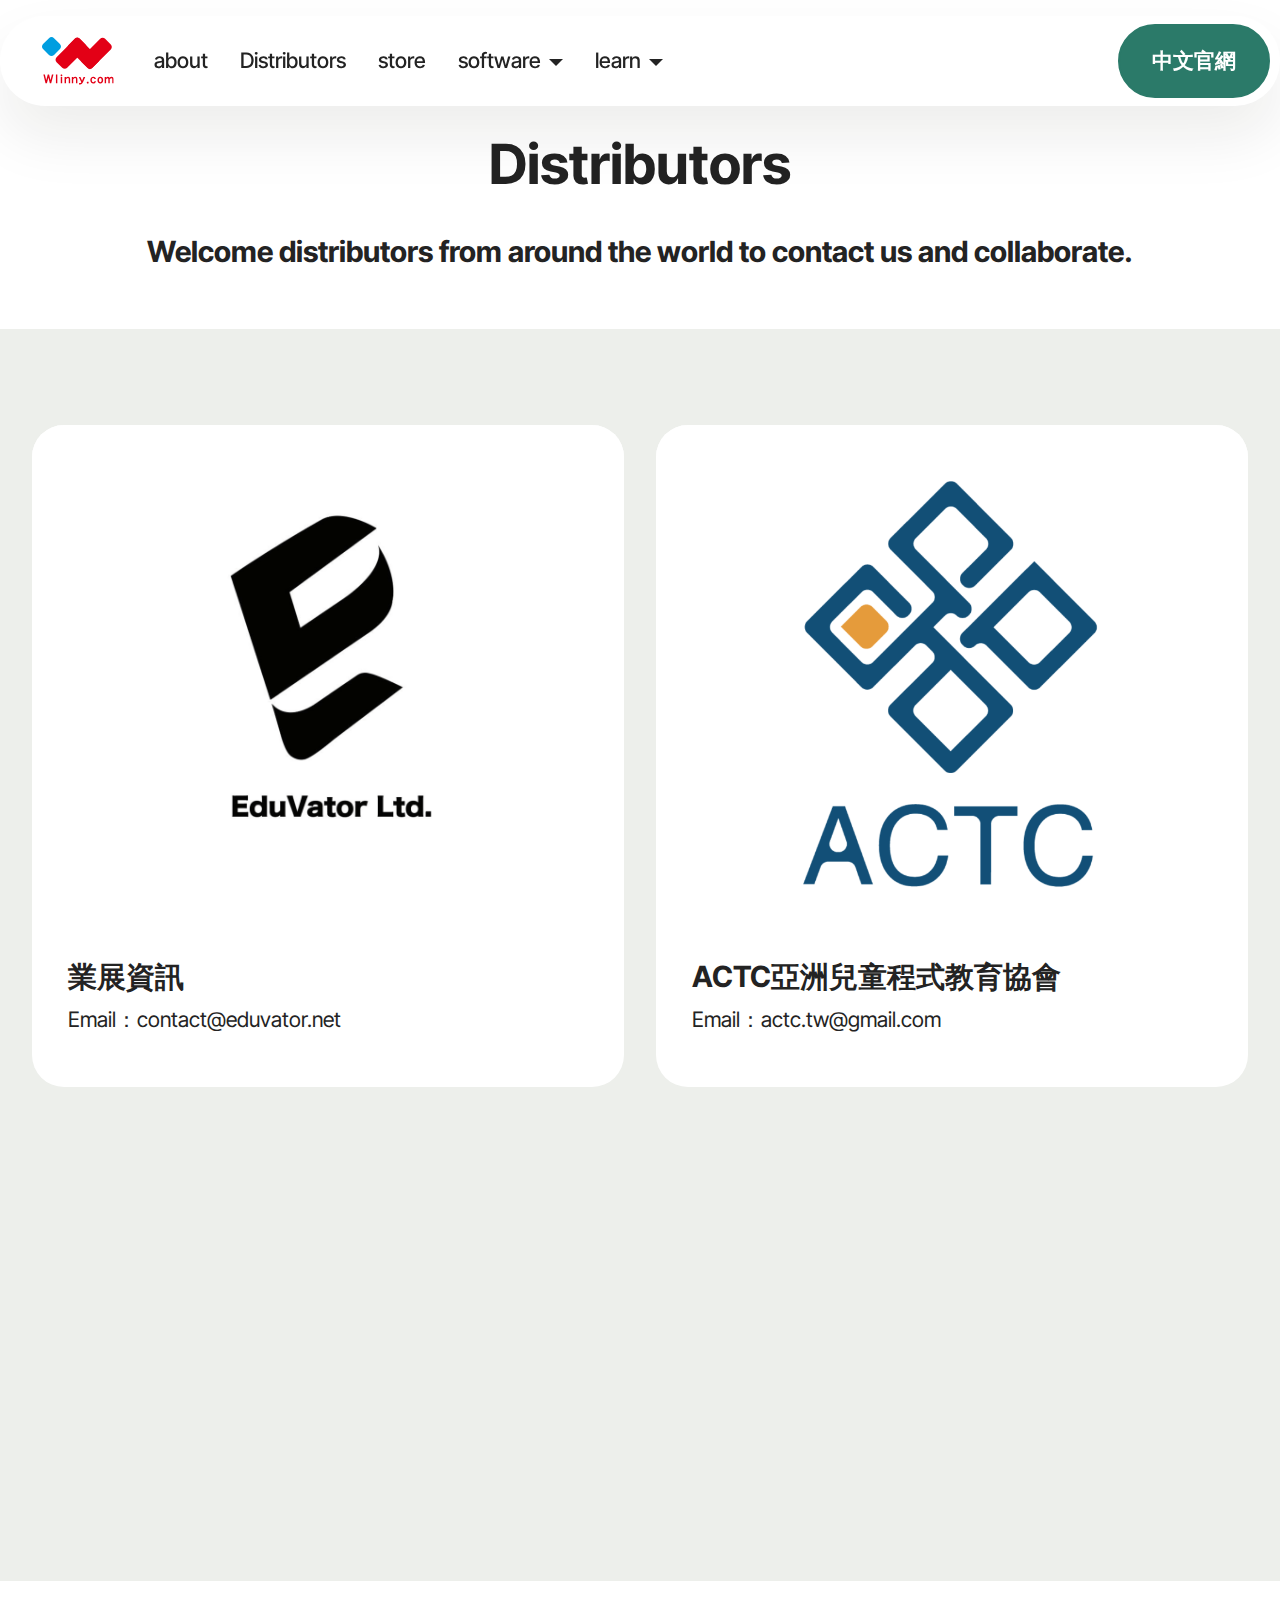
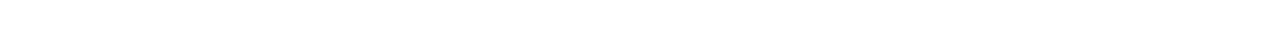
<file: friend.html>
<!DOCTYPE html>
<html  >
<head>
  <!-- Site made with Mobirise Website Builder v5.9.18, https://mobirise.com -->
  <meta charset="UTF-8">
  <meta http-equiv="X-UA-Compatible" content="IE=edge">
  <meta name="generator" content="Mobirise v5.9.18, mobirise.com">
  <meta name="viewport" content="width=device-width, initial-scale=1, minimum-scale=1">
  <link rel="shortcut icon" href="assets/images/wlinny-logo-6.svg" type="image/x-icon">
  <meta name="description" content="wlinny合作的廠商">
  
  
  <title>Distributors</title>
  <link rel="stylesheet" href="assets/web/assets/mobirise-icons2/mobirise2.css">
  <link rel="stylesheet" href="assets/bootstrap/css/bootstrap.min.css">
  <link rel="stylesheet" href="assets/bootstrap/css/bootstrap-grid.min.css">
  <link rel="stylesheet" href="assets/bootstrap/css/bootstrap-reboot.min.css">
  <link rel="stylesheet" href="assets/animatecss/animate.css">
  <link rel="stylesheet" href="assets/dropdown/css/style.css">
  <link rel="stylesheet" href="assets/socicon/css/styles.css">
  <link rel="stylesheet" href="assets/theme/css/style.css">
  <link rel="preload" href="https://fonts.googleapis.com/css?family=Inter+Tight:100,200,300,400,500,600,700,800,900,100i,200i,300i,400i,500i,600i,700i,800i,900i&display=swap" as="style" onload="this.onload=null;this.rel='stylesheet'">
  <noscript><link rel="stylesheet" href="https://fonts.googleapis.com/css?family=Inter+Tight:100,200,300,400,500,600,700,800,900,100i,200i,300i,400i,500i,600i,700i,800i,900i&display=swap"></noscript>
  <link rel="preload" as="style" href="assets/mobirise/css/mbr-additional.css?v=75UVZT"><link rel="stylesheet" href="assets/mobirise/css/mbr-additional.css?v=75UVZT" type="text/css">

  <!-- Google tag (gtag.js) -->
<script async src="https://www.googletagmanager.com/gtag/js?id=G-CYF039F0HC"></script>
<script>
  window.dataLayer = window.dataLayer || [];
  function gtag(){dataLayer.push(arguments);}
  gtag('js', new Date());

  gtag('config', 'G-CYF039F0HC');
</script>

<!-- Meta Pixel Code -->
<script>
!function(f,b,e,v,n,t,s)
{if(f.fbq)return;n=f.fbq=function(){n.callMethod?
n.callMethod.apply(n,arguments):n.queue.push(arguments)};
if(!f._fbq)f._fbq=n;n.push=n;n.loaded=!0;n.version='2.0';
n.queue=[];t=b.createElement(e);t.async=!0;
t.src=v;s=b.getElementsByTagName(e)[0];
s.parentNode.insertBefore(t,s)}(window, document,'script',
'https://connect.facebook.net/en_US/fbevents.js');
fbq('init', '1190702078855528');
fbq('track', 'PageView');
</script>
<noscript><img height="1" width="1" style="display:none"
src="https://www.facebook.com/tr?id=1190702078855528&ev=PageView&noscript=1"
/></noscript>
<!-- End Meta Pixel Code -->


  
  
</head>
<body>
  
  <section data-bs-version="5.1" class="menu menu1 cid-uF1lCmWbTi" once="menu" id="menu01-7b">
	

	<nav class="navbar navbar-dropdown navbar-fixed-top navbar-expand-lg">
		<div class="container">
			<div class="navbar-brand">
				<span class="navbar-logo">
					<a href="index.html">
						<img src="assets/images/wlinny-logo-6.svg" alt="Mobirise Website Builder" style="height: 3rem;">
					</a>
				</span>
				
			</div>
			<button class="navbar-toggler" type="button" data-toggle="collapse" data-bs-toggle="collapse" data-target="#navbarSupportedContent" data-bs-target="#navbarSupportedContent" aria-controls="navbarNavAltMarkup" aria-expanded="false" aria-label="Toggle navigation">
				<div class="hamburger">
					<span></span>
					<span></span>
					<span></span>
					<span></span>
				</div>
			</button>
			<div class="collapse navbar-collapse" id="navbarSupportedContent">
				<ul class="navbar-nav nav-dropdown" data-app-modern-menu="true"><li class="nav-item">
						<a class="nav-link link text-black text-primary display-4" href="about.html">about</a>
					</li><li class="nav-item"><a class="nav-link link text-black text-primary display-4" href="friend.html">Distributors</a></li>
					<li class="nav-item">
						<a class="nav-link link text-black text-primary display-4" href="buy.html" aria-expanded="false">store</a>
					</li>
					<li class="nav-item dropdown">
						<a class="nav-link link text-black dropdown-toggle show display-4" href="https://mobiri.se" data-toggle="dropdown-submenu" data-bs-toggle="dropdown" data-bs-auto-close="outside" aria-expanded="true">software</a><div class="dropdown-menu show" aria-labelledby="dropdown-316" data-bs-popper="none"><a class="text-black dropdown-item text-primary display-4" href="https://simul.wlinny.com/?language=en">Free</a><a class="text-black dropdown-item text-primary display-4" href="https://simul-pro-test.wlinny.com/?language=en">Trial</a><a class="text-black dropdown-item text-primary display-4" href="https://simul-pro.wlinny.com/?language=en">Edition</a></div>
					</li><li class="nav-item dropdown"><a class="nav-link link text-black dropdown-toggle show display-4" href="https://mobiri.se" data-toggle="dropdown-submenu" data-bs-toggle="dropdown" data-bs-auto-close="outside" aria-expanded="false">learn</a><div class="dropdown-menu show" aria-labelledby="dropdown-348" data-bs-popper="none"><a class="text-black dropdown-item text-primary display-4" href="learning.html">document</a><a class="text-black dropdown-item text-primary display-4" href="MicroClass.html">Micro Course</a></div></li></ul>
				
				<div class="navbar-buttons mbr-section-btn"><a class="btn btn-primary display-4" href="https://tw.wlinny.com">中文官網</a></div>
			</div>
		</div>
	</nav>
</section>

<section data-bs-version="5.1" class="article11 cid-uymw7pmuES" id="article11-6i">
    

    
    
    <div class="container">
        <div class="row justify-content-center">
            <div class="title col-md-12 col-lg-10">
                <h3 class="mbr-section-title mbr-fonts-style align-center mt-0 mb-0 display-2"><strong>Distributors</strong></h3>
                <h4 class="mbr-section-subtitle align-center mbr-fonts-style mt-4 display-5"><strong>Welcome distributors from around the world to contact us and collaborate.</strong><br></h4>
                
            </div>
        </div>
    </div>
</section>

<section data-bs-version="5.1" class="features4 start cid-uymxncxkTU" id="features04-6p">
	
	
	<div class="container">
		<div class="row justify-content-center">
			<div class="col-12 content-head">
				
			</div>
		</div>
		<div class="row">
			<div class="item features-image col-12 col-md-6 col-lg-6">
				<div class="item-wrapper">
					<div class="item-img">
						<img src="assets/images/logo-1256x1256.png" alt="Mobirise Website Builder" data-slide-to="0" data-bs-slide-to="0">
					</div>
					<div class="item-content">
						<h5 class="item-title mbr-fonts-style display-5">
							<strong>業展資訊</strong>
						</h5>
						<p class="mbr-text mbr-fonts-style display-7">Email：contact@eduvator.net</p>
						
					</div>

				</div>
			</div><div class="item features-image col-12 col-md-6 col-lg-6">
				<div class="item-wrapper">
					<div class="item-img">
						<img src="assets/images/1-1256x1256.png" alt="Mobirise Website Builder" data-slide-to="1" data-bs-slide-to="1">
					</div>
					<div class="item-content">
						<h5 class="item-title mbr-fonts-style display-5">
							<strong>ACTC亞洲兒童程式教育協會</strong></h5>
						<p class="mbr-text mbr-fonts-style display-7">Email：actc.tw@gmail.com</p>
						
					</div>

				</div>
			</div>
			
			
		</div>
	</div>
</section>

<section data-bs-version="5.1" class="article11 cid-uymw7qdqKo" id="article11-6m">
    

    
    
    <div class="container">
        <div class="row justify-content-center">
            <div class="title col-md-12 col-lg-10">
                <h3 class="mbr-section-title mbr-fonts-style align-center mt-0 mb-0 display-2"><strong>Information</strong></h3>
                
                
            </div>
        </div>
    </div>
</section>

<section data-bs-version="5.1" class="footer3 programm5 cid-uymw7qoAnd" once="footers" id="footer03-6n">

        

    

    <div class="container">
        <div class="row">

            

            <div class="col-12">
                <div class="social-row">
                    <div class="soc-item">
                        <a href="https://www.facebook.com/profile.php?id=61555313122160" target="_blank">
                            <span class="mbr-iconfont display-7 socicon-facebook socicon"></span>
                        </a>
                    </div>
                    <div class="soc-item">
                        <a href="https://www.youtube.com/@wlinny-1111/videos" target="_blank">
                            <span class="mbr-iconfont socicon-youtube socicon"></span>
                        </a>
                    </div>
                    <div class="soc-item">
                        <a href="https://www.instagram.com/wlinny_maker/" target="_blank">
                            <span class="mbr-iconfont socicon-instagram socicon"></span>
                        </a>
                    </div>
                    <div class="soc-item">
                        <a href="mailto:wlinny1111@gmail.com">
                            <span class="mbr-iconfont socicon-mail socicon"></span>
                        </a>
                    </div>
                    
                </div>
            </div>
            <div class="col-12 mt-5">
                <p class="mbr-fonts-style copyright display-7">
                    © Copyright Wlinny- All Rights Reserved&nbsp;</p>
            </div>
        </div>
    </div>
</section><section class="display-7" style="padding: 0;align-items: center;justify-content: center;flex-wrap: wrap;    align-content: center;display: flex;position: relative;height: 4rem;"><a href="https://mobiri.se/3425879" style="flex: 1 1;height: 4rem;position: absolute;width: 100%;z-index: 1;"><img alt="" style="height: 4rem;" src="[data-uri]"></a><p style="margin: 0;text-align: center;" class="display-7">&#8204;</p><a style="z-index:1" href="https://mobirise.com/builder/ai-website-creator.html">Best AI Website Creator</a></section><script src="assets/bootstrap/js/bootstrap.bundle.min.js"></script>  <script src="assets/smoothscroll/smooth-scroll.js"></script>  <script src="assets/ytplayer/index.js"></script>  <script src="assets/dropdown/js/navbar-dropdown.js"></script>  <script src="assets/theme/js/script.js"></script>  
  
  
  <input name="animation" type="hidden">
  </body>
</html>
</file>
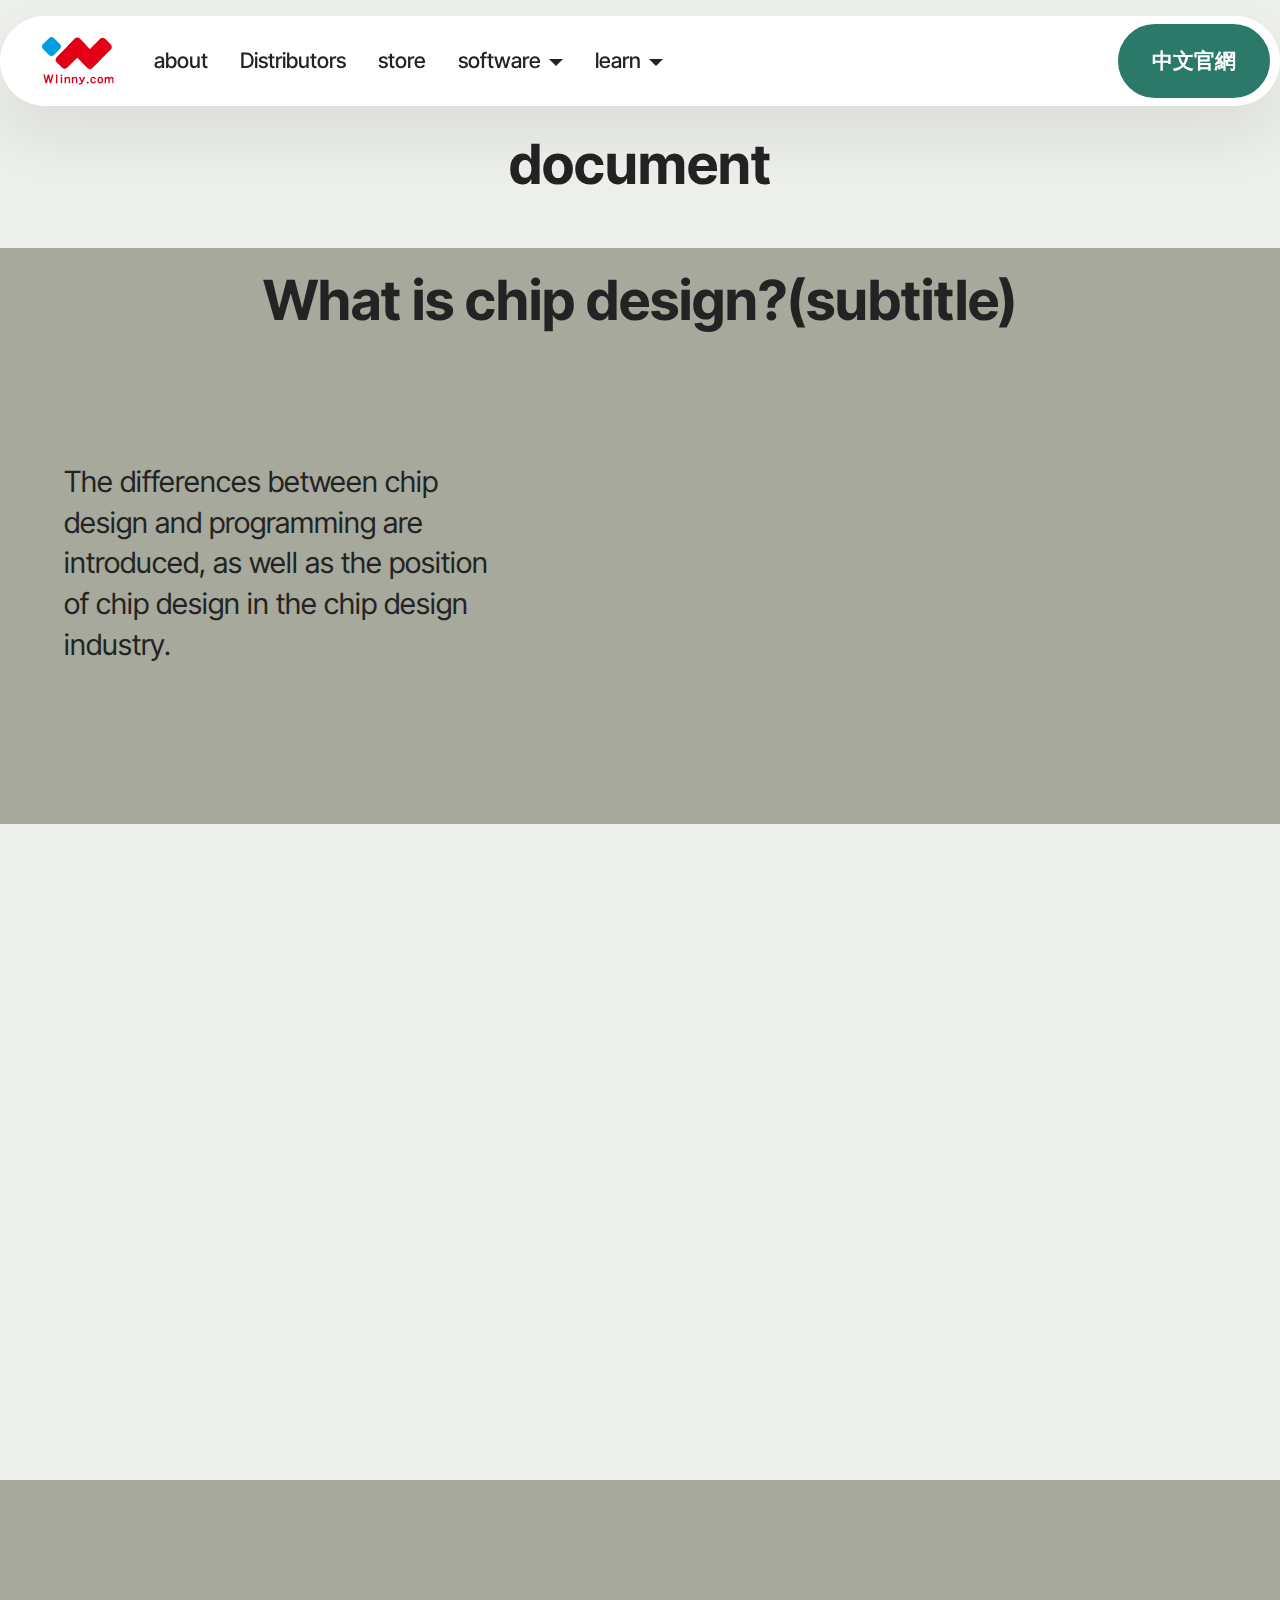
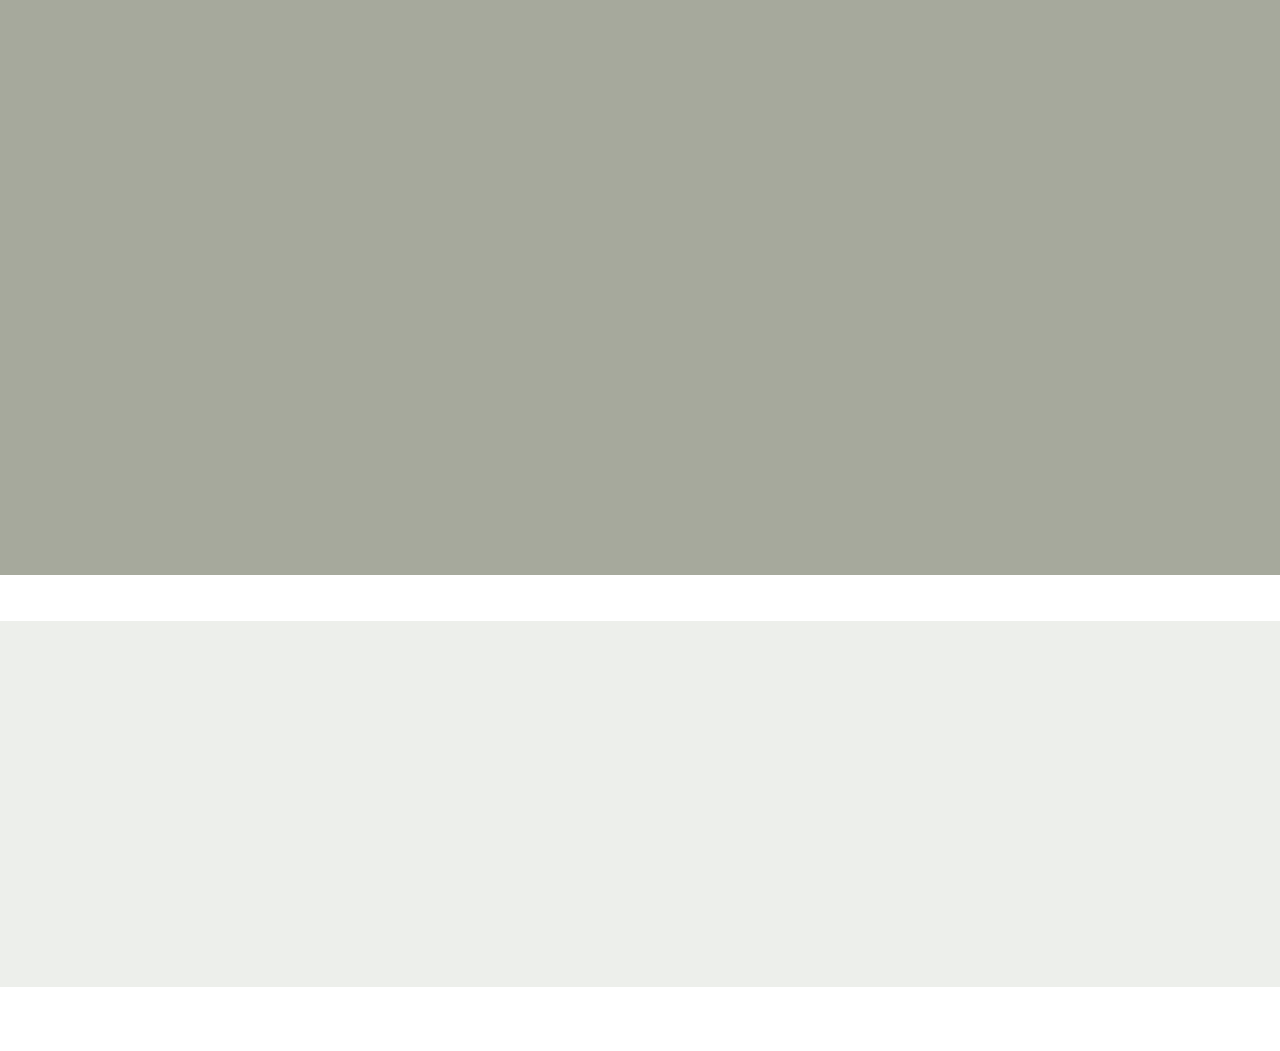
<file: learning.html>
<!DOCTYPE html>
<html  >
<head>
  <!-- Site made with Mobirise Website Builder v5.9.18, https://mobirise.com -->
  <meta charset="UTF-8">
  <meta http-equiv="X-UA-Compatible" content="IE=edge">
  <meta name="generator" content="Mobirise v5.9.18, mobirise.com">
  <meta name="viewport" content="width=device-width, initial-scale=1, minimum-scale=1">
  <link rel="shortcut icon" href="assets/images/wlinny-logo-6.svg" type="image/x-icon">
  <meta name="description" content="wlinny document">
  
  
  <title>document</title>
  <link rel="stylesheet" href="assets/web/assets/mobirise-icons2/mobirise2.css">
  <link rel="stylesheet" href="assets/bootstrap/css/bootstrap.min.css">
  <link rel="stylesheet" href="assets/bootstrap/css/bootstrap-grid.min.css">
  <link rel="stylesheet" href="assets/bootstrap/css/bootstrap-reboot.min.css">
  <link rel="stylesheet" href="assets/animatecss/animate.css">
  <link rel="stylesheet" href="assets/dropdown/css/style.css">
  <link rel="stylesheet" href="assets/socicon/css/styles.css">
  <link rel="stylesheet" href="assets/theme/css/style.css">
  <link rel="preload" href="https://fonts.googleapis.com/css?family=Inter+Tight:100,200,300,400,500,600,700,800,900,100i,200i,300i,400i,500i,600i,700i,800i,900i&display=swap" as="style" onload="this.onload=null;this.rel='stylesheet'">
  <noscript><link rel="stylesheet" href="https://fonts.googleapis.com/css?family=Inter+Tight:100,200,300,400,500,600,700,800,900,100i,200i,300i,400i,500i,600i,700i,800i,900i&display=swap"></noscript>
  <link rel="preload" as="style" href="assets/mobirise/css/mbr-additional.css?v=MpTiza"><link rel="stylesheet" href="assets/mobirise/css/mbr-additional.css?v=MpTiza" type="text/css">

  
  <!-- Google tag (gtag.js) -->
<script async src="https://www.googletagmanager.com/gtag/js?id=G-CYF039F0HC"></script>
<script>
  window.dataLayer = window.dataLayer || [];
  function gtag(){dataLayer.push(arguments);}
  gtag('js', new Date());

  gtag('config', 'G-CYF039F0HC');
</script>

<!-- Meta Pixel Code -->
<script>
!function(f,b,e,v,n,t,s)
{if(f.fbq)return;n=f.fbq=function(){n.callMethod?
n.callMethod.apply(n,arguments):n.queue.push(arguments)};
if(!f._fbq)f._fbq=n;n.push=n;n.loaded=!0;n.version='2.0';
n.queue=[];t=b.createElement(e);t.async=!0;
t.src=v;s=b.getElementsByTagName(e)[0];
s.parentNode.insertBefore(t,s)}(window, document,'script',
'https://connect.facebook.net/en_US/fbevents.js');
fbq('init', '1190702078855528');
fbq('track', 'PageView');
</script>
<noscript><img height="1" width="1" style="display:none"
src="https://www.facebook.com/tr?id=1190702078855528&ev=PageView&noscript=1"
/></noscript>
<!-- End Meta Pixel Code -->


  
</head>
<body>
  
  <section data-bs-version="5.1" class="menu menu1 cid-uF1lCmWbTi" once="menu" id="menu01-7b">
	

	<nav class="navbar navbar-dropdown navbar-fixed-top navbar-expand-lg">
		<div class="container">
			<div class="navbar-brand">
				<span class="navbar-logo">
					<a href="index.html">
						<img src="assets/images/wlinny-logo-6.svg" alt="Mobirise Website Builder" style="height: 3rem;">
					</a>
				</span>
				
			</div>
			<button class="navbar-toggler" type="button" data-toggle="collapse" data-bs-toggle="collapse" data-target="#navbarSupportedContent" data-bs-target="#navbarSupportedContent" aria-controls="navbarNavAltMarkup" aria-expanded="false" aria-label="Toggle navigation">
				<div class="hamburger">
					<span></span>
					<span></span>
					<span></span>
					<span></span>
				</div>
			</button>
			<div class="collapse navbar-collapse" id="navbarSupportedContent">
				<ul class="navbar-nav nav-dropdown" data-app-modern-menu="true"><li class="nav-item">
						<a class="nav-link link text-black text-primary display-4" href="about.html">about</a>
					</li><li class="nav-item"><a class="nav-link link text-black text-primary display-4" href="friend.html">Distributors</a></li>
					<li class="nav-item">
						<a class="nav-link link text-black text-primary display-4" href="buy.html" aria-expanded="false">store</a>
					</li>
					<li class="nav-item dropdown">
						<a class="nav-link link text-black dropdown-toggle show display-4" href="https://mobiri.se" data-toggle="dropdown-submenu" data-bs-toggle="dropdown" data-bs-auto-close="outside" aria-expanded="true">software</a><div class="dropdown-menu show" aria-labelledby="dropdown-316" data-bs-popper="none"><a class="text-black dropdown-item text-primary display-4" href="https://simul.wlinny.com/?language=en">Free</a><a class="text-black dropdown-item text-primary display-4" href="https://simul-pro-test.wlinny.com/?language=en">Trial</a><a class="text-black dropdown-item text-primary display-4" href="https://simul-pro.wlinny.com/?language=en">Edition</a></div>
					</li><li class="nav-item dropdown"><a class="nav-link link text-black dropdown-toggle show display-4" href="https://mobiri.se" data-toggle="dropdown-submenu" data-bs-toggle="dropdown" data-bs-auto-close="outside" aria-expanded="false">learn</a><div class="dropdown-menu show" aria-labelledby="dropdown-348" data-bs-popper="none"><a class="text-black dropdown-item text-primary display-4" href="learning.html">document</a><a class="text-black dropdown-item text-primary display-4" href="MicroClass.html">Micro Course</a></div></li></ul>
				
				<div class="navbar-buttons mbr-section-btn"><a class="btn btn-primary display-4" href="https://tw.wlinny.com">中文官網</a></div>
			</div>
		</div>
	</nav>
</section>

<section data-bs-version="5.1" class="article11 cid-usjrf0mUzZ" id="article11-5j">
    

    
    
    <div class="container">
        <div class="row justify-content-center">
            <div class="title col-md-12 col-lg-10">
                <h3 class="mbr-section-title mbr-fonts-style align-center mt-0 mb-0 display-2"><strong>document</strong></h3>
                
                
            </div>
        </div>
    </div>
</section>

<section data-bs-version="5.1" class="video05 cid-usjr9dLWxI" id="video05-5i">
    

    
    

    <div class="container">
        <div class="row justify-content-center">
            <div class="title-wrapper mb-5">
                <h4 class="mbr-section-maintitle mbr-fonts-style mb-0 display-2"><strong>What is chip design?(subtitle)</strong></h4>
            </div>
            <div class="col-12 col-md">
                <div class="text-wrapper">
                    
                    <p class="mbr-text mb-4 mbr-fonts-style display-5">
                        The differences between chip design and programming are introduced, as well as the position of chip design in the chip design industry.</p>
                    
                </div>
            </div>
            <div class="col-12 col-md-7 video-block">
                <div class="mbr-figure"><iframe class="mbr-embedded-video" src="https://www.youtube.com/embed/WL3qcA8h2i0?rel=0&amp;amp;&amp;showinfo=0&amp;autoplay=0&amp;loop=0" width="1280" height="720" frameborder="0" allowfullscreen></iframe></div>
                
            </div>
        </div>
    </div>
</section>

<section data-bs-version="5.1" class="video05 cid-usjsooKY9B" id="video05-5m">
    

    
    

    <div class="container">
        <div class="row justify-content-center">
            <div class="title-wrapper mb-5">
                <h4 class="mbr-section-maintitle mbr-fonts-style mb-0 display-2"><strong>Software Tutorial Video(subtitle)</strong></h4>
            </div>
            <div class="col-12 col-md">
                <div class="text-wrapper">
                    
                    <p class="mbr-text mb-4 mbr-fonts-style display-5">Step by step with the operating software, introducing shortcut keys and convenient operating methods.</p>
                    <div class="mbr-section-btn mb-4"><a class="btn btn-primary display-7" href="http://simul.wlinny.com/#/">software</a></div>
                </div>
            </div>
            <div class="col-12 col-md-7 video-block">
                <div class="mbr-figure"><iframe class="mbr-embedded-video" src="https://www.youtube.com/embed/F_34SvdxDOk?rel=0&amp;amp;&amp;showinfo=0&amp;autoplay=0&amp;loop=0" width="1280" height="720" frameborder="0" allowfullscreen></iframe></div>
                
            </div>
        </div>
    </div>
</section>

<section data-bs-version="5.1" class="video05 cid-usjsoQqtwe" id="video05-5n">
    

    
    

    <div class="container">
        <div class="row justify-content-center">
            <div class="title-wrapper mb-5">
                <h4 class="mbr-section-maintitle mbr-fonts-style mb-0 display-2"><strong>How to upload to the development board?(subtitle)</strong></h4>
            </div>
            <div class="col-12 col-md">
                <div class="text-wrapper">
                    
                    <p class="mbr-text mb-4 mbr-fonts-style display-5">Practical operation of uploading the circuit diagram to the development board.</p>
                    
                </div>
            </div>
            <div class="col-12 col-md-7 video-block">
                <div class="mbr-figure"><iframe class="mbr-embedded-video" src="https://www.youtube.com/embed/SUOqyw19gMQ?rel=0&amp;amp;&amp;showinfo=0&amp;autoplay=0&amp;loop=0" width="1280" height="720" frameborder="0" allowfullscreen></iframe></div>
                
            </div>
        </div>
    </div>
</section>

<section data-bs-version="5.1" class="article11 cid-usjwy52owL" id="article11-5o">
    

    
    
    <div class="container">
        <div class="row justify-content-center">
            <div class="title col-md-12 col-lg-10">
                <h3 class="mbr-section-title mbr-fonts-style align-center mt-0 mb-0 display-7">
                <strong>PS：請聯絡wlinny1111@gmail.com</strong></h3>
                
                
            </div>
        </div>
    </div>
</section>

<section data-bs-version="5.1" class="article11 cid-usjfOykPia" id="article11-5e">
    

    
    
    <div class="container">
        <div class="row justify-content-center">
            <div class="title col-md-12 col-lg-10">
                <h3 class="mbr-section-title mbr-fonts-style align-center mt-0 mb-0 display-2"><strong>Information</strong></h3>
                
                
            </div>
        </div>
    </div>
</section>

<section data-bs-version="5.1" class="footer3 programm5 cid-usjfOyx0Ad" once="footers" id="footer03-5f">

        

    

    <div class="container">
        <div class="row">

            

            <div class="col-12">
                <div class="social-row">
                    <div class="soc-item">
                        <a href="https://www.facebook.com/profile.php?id=61555313122160" target="_blank">
                            <span class="mbr-iconfont display-7 socicon-facebook socicon"></span>
                        </a>
                    </div>
                    <div class="soc-item">
                        <a href="https://www.youtube.com/@wlinny-1111/videos" target="_blank">
                            <span class="mbr-iconfont socicon-youtube socicon"></span>
                        </a>
                    </div>
                    <div class="soc-item">
                        <a href="https://www.instagram.com/wlinny_maker/" target="_blank">
                            <span class="mbr-iconfont socicon-instagram socicon"></span>
                        </a>
                    </div>
                    <div class="soc-item">
                        <a href="mailto:wlinny1111@gmail.com">
                            <span class="mbr-iconfont socicon-mail socicon"></span>
                        </a>
                    </div>
                    
                </div>
            </div>
            <div class="col-12 mt-5">
                <p class="mbr-fonts-style copyright display-7">
                    © Copyright Wlinny- All Rights Reserved&nbsp;</p>
            </div>
        </div>
    </div>
</section><section class="display-7" style="padding: 0;align-items: center;justify-content: center;flex-wrap: wrap;    align-content: center;display: flex;position: relative;height: 4rem;"><a href="https://mobiri.se/3425879" style="flex: 1 1;height: 4rem;position: absolute;width: 100%;z-index: 1;"><img alt="" style="height: 4rem;" src="[data-uri]"></a><p style="margin: 0;text-align: center;" class="display-7">&#8204;</p><a style="z-index:1" href="https://mobirise.com/builder/ai-website-creator.html">Best AI Website Creator</a></section><script src="assets/bootstrap/js/bootstrap.bundle.min.js"></script>  <script src="assets/smoothscroll/smooth-scroll.js"></script>  <script src="assets/ytplayer/index.js"></script>  <script src="assets/dropdown/js/navbar-dropdown.js"></script>  <script src="assets/theme/js/script.js"></script>  
  
  
  <input name="animation" type="hidden">
  </body>
</html>
</file>
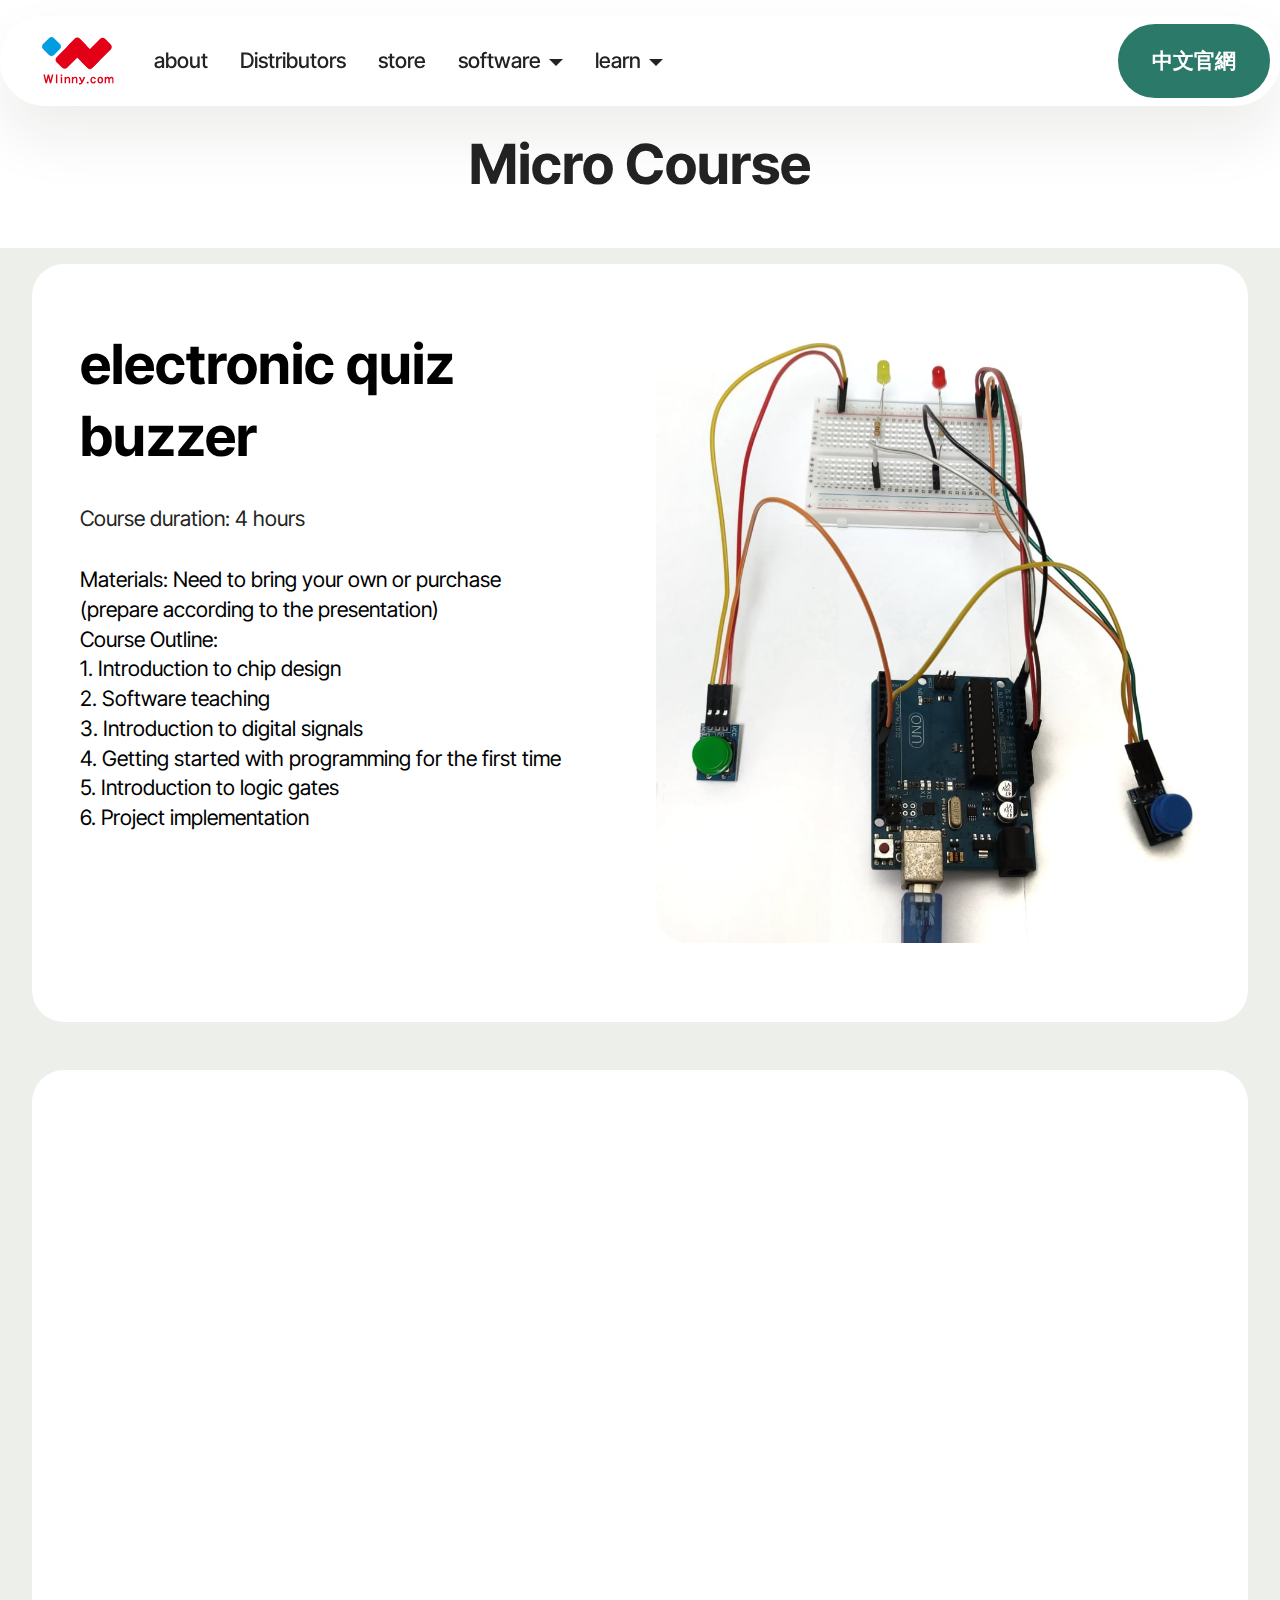
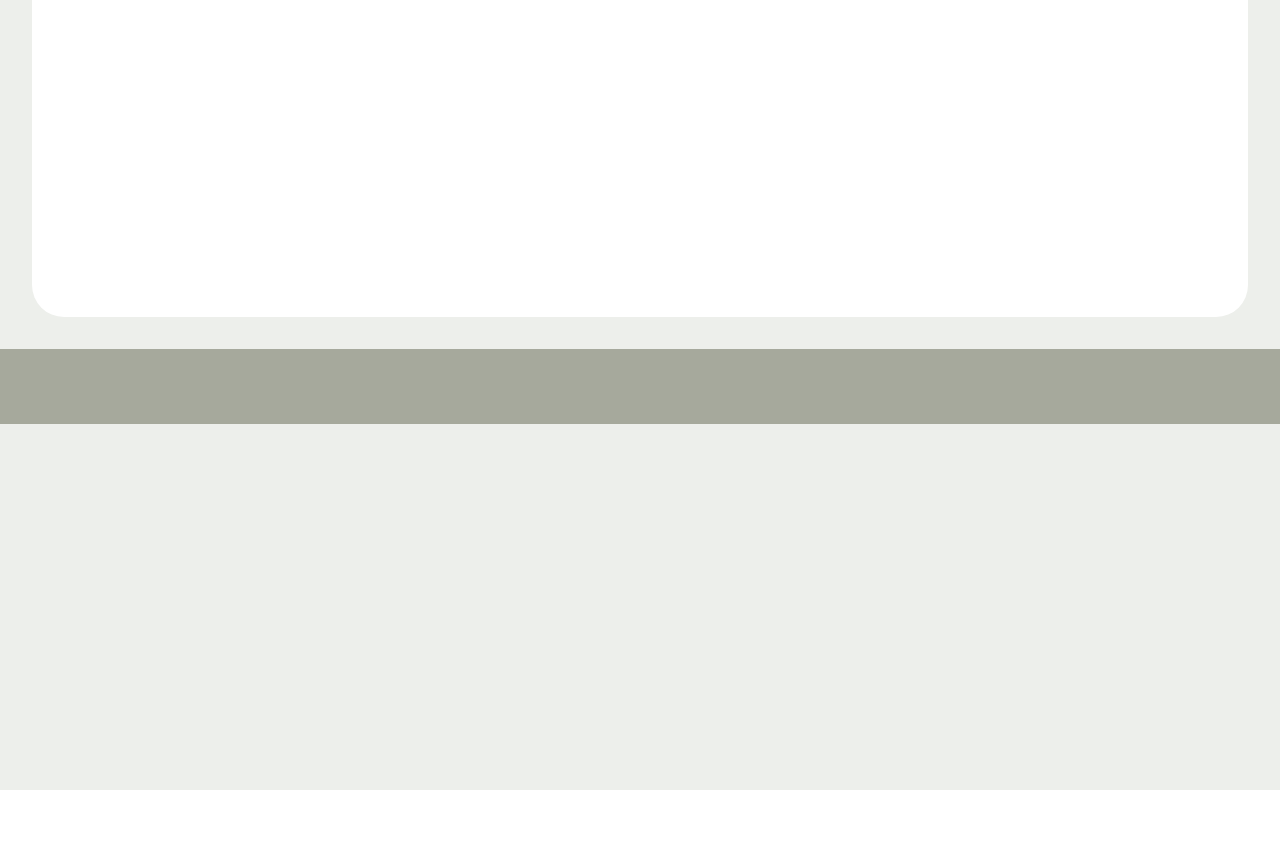
<file: MicroClass.html>
<!DOCTYPE html>
<html  >
<head>
  <!-- Site made with Mobirise Website Builder v5.9.18, https://mobirise.com -->
  <meta charset="UTF-8">
  <meta http-equiv="X-UA-Compatible" content="IE=edge">
  <meta name="generator" content="Mobirise v5.9.18, mobirise.com">
  <meta name="viewport" content="width=device-width, initial-scale=1, minimum-scale=1">
  <link rel="shortcut icon" href="assets/images/wlinny-logo-6.svg" type="image/x-icon">
  <meta name="description" content="wlinny微課程分享
讓老師可以免費的使用wlinny的軟體與課程，到自己的課程中。">
  
  
  <title>Micro Course</title>
  <link rel="stylesheet" href="assets/web/assets/mobirise-icons2/mobirise2.css">
  <link rel="stylesheet" href="assets/bootstrap/css/bootstrap.min.css">
  <link rel="stylesheet" href="assets/bootstrap/css/bootstrap-grid.min.css">
  <link rel="stylesheet" href="assets/bootstrap/css/bootstrap-reboot.min.css">
  <link rel="stylesheet" href="assets/animatecss/animate.css">
  <link rel="stylesheet" href="assets/dropdown/css/style.css">
  <link rel="stylesheet" href="assets/socicon/css/styles.css">
  <link rel="stylesheet" href="assets/theme/css/style.css">
  <link rel="preload" href="https://fonts.googleapis.com/css?family=Inter+Tight:100,200,300,400,500,600,700,800,900,100i,200i,300i,400i,500i,600i,700i,800i,900i&display=swap" as="style" onload="this.onload=null;this.rel='stylesheet'">
  <noscript><link rel="stylesheet" href="https://fonts.googleapis.com/css?family=Inter+Tight:100,200,300,400,500,600,700,800,900,100i,200i,300i,400i,500i,600i,700i,800i,900i&display=swap"></noscript>
  <link rel="preload" as="style" href="assets/mobirise/css/mbr-additional.css?v=fqC96s"><link rel="stylesheet" href="assets/mobirise/css/mbr-additional.css?v=fqC96s" type="text/css">

  
  <!-- Google tag (gtag.js) -->
<script async src="https://www.googletagmanager.com/gtag/js?id=G-CYF039F0HC"></script>
<script>
  window.dataLayer = window.dataLayer || [];
  function gtag(){dataLayer.push(arguments);}
  gtag('js', new Date());

  gtag('config', 'G-CYF039F0HC');
</script>

<!-- Meta Pixel Code -->
<script>
!function(f,b,e,v,n,t,s)
{if(f.fbq)return;n=f.fbq=function(){n.callMethod?
n.callMethod.apply(n,arguments):n.queue.push(arguments)};
if(!f._fbq)f._fbq=n;n.push=n;n.loaded=!0;n.version='2.0';
n.queue=[];t=b.createElement(e);t.async=!0;
t.src=v;s=b.getElementsByTagName(e)[0];
s.parentNode.insertBefore(t,s)}(window, document,'script',
'https://connect.facebook.net/en_US/fbevents.js');
fbq('init', '1190702078855528');
fbq('track', 'PageView');
</script>
<noscript><img height="1" width="1" style="display:none"
src="https://www.facebook.com/tr?id=1190702078855528&ev=PageView&noscript=1"
/></noscript>
<!-- End Meta Pixel Code -->


  
</head>
<body>
  
  <section data-bs-version="5.1" class="menu menu1 cid-uF1lCmWbTi" once="menu" id="menu01-7b">
	

	<nav class="navbar navbar-dropdown navbar-fixed-top navbar-expand-lg">
		<div class="container">
			<div class="navbar-brand">
				<span class="navbar-logo">
					<a href="index.html">
						<img src="assets/images/wlinny-logo-6.svg" alt="Mobirise Website Builder" style="height: 3rem;">
					</a>
				</span>
				
			</div>
			<button class="navbar-toggler" type="button" data-toggle="collapse" data-bs-toggle="collapse" data-target="#navbarSupportedContent" data-bs-target="#navbarSupportedContent" aria-controls="navbarNavAltMarkup" aria-expanded="false" aria-label="Toggle navigation">
				<div class="hamburger">
					<span></span>
					<span></span>
					<span></span>
					<span></span>
				</div>
			</button>
			<div class="collapse navbar-collapse" id="navbarSupportedContent">
				<ul class="navbar-nav nav-dropdown" data-app-modern-menu="true"><li class="nav-item">
						<a class="nav-link link text-black text-primary display-4" href="about.html">about</a>
					</li><li class="nav-item"><a class="nav-link link text-black text-primary display-4" href="friend.html">Distributors</a></li>
					<li class="nav-item">
						<a class="nav-link link text-black text-primary display-4" href="buy.html" aria-expanded="false">store</a>
					</li>
					<li class="nav-item dropdown">
						<a class="nav-link link text-black dropdown-toggle show display-4" href="https://mobiri.se" data-toggle="dropdown-submenu" data-bs-toggle="dropdown" data-bs-auto-close="outside" aria-expanded="true">software</a><div class="dropdown-menu show" aria-labelledby="dropdown-316" data-bs-popper="none"><a class="text-black dropdown-item text-primary display-4" href="https://simul.wlinny.com/?language=en">Free</a><a class="text-black dropdown-item text-primary display-4" href="https://simul-pro-test.wlinny.com/?language=en">Trial</a><a class="text-black dropdown-item text-primary display-4" href="https://simul-pro.wlinny.com/?language=en">Edition</a></div>
					</li><li class="nav-item dropdown"><a class="nav-link link text-black dropdown-toggle show display-4" href="https://mobiri.se" data-toggle="dropdown-submenu" data-bs-toggle="dropdown" data-bs-auto-close="outside" aria-expanded="false">learn</a><div class="dropdown-menu show" aria-labelledby="dropdown-348" data-bs-popper="none"><a class="text-black dropdown-item text-primary display-4" href="learning.html">document</a><a class="text-black dropdown-item text-primary display-4" href="MicroClass.html">Micro Course</a></div></li></ul>
				
				<div class="navbar-buttons mbr-section-btn"><a class="btn btn-primary display-4" href="https://tw.wlinny.com">中文官網</a></div>
			</div>
		</div>
	</nav>
</section>

<section data-bs-version="5.1" class="article11 cid-uws9zMQE2C" id="article11-5s">
    

    
    
    <div class="container">
        <div class="row justify-content-center">
            <div class="title col-md-12 col-lg-10">
                <h3 class="mbr-section-title mbr-fonts-style align-center mt-0 mb-0 display-2"><strong>Micro Course</strong></h3>
                
                
            </div>
        </div>
    </div>
</section>

<section data-bs-version="5.1" class="features025 cid-uxT2WdmxpS" id="features025-6f">
  

  
  

  <div class="container">
    <div class="row justify-content-center align-items-center">
      <div class="col-12">
        <div class="card-wrapper">
          <div class="row">
            <div class="col-12 col-md-12 col-lg-6 image-wrapper">
              <img class="w-100" src="assets/images/411799-1256x997.jpg" alt="Mobirise Website Builder">
            </div>
            <div class="col-12 col-lg col-md-12">
              <div class="text-wrapper align-left">
                <h5 class="mbr-section-title mbr-fonts-style mb-4 display-2"><strong>electronic quiz buzzer</strong></h5>
                <p class="price mbr-fonts-style mb-4 display-7">
                  Course duration: 4 hours<br>
                </p>
                <p class="mbr-text mbr-fonts-style mb-4 display-7">Materials: Need to bring your own or purchase (prepare according to the presentation)
<br>Course Outline:
<br>1. Introduction to chip design
<br>2. Software teaching
<br>3. Introduction to digital signals
<br>4. Getting started with programming for the first time
<br>5. Introduction to logic gates
<br>6. Project implementation<br>
                </p>
                <div class="mbr-section-btn mt-3"><a class="btn btn-lg btn-primary display-7" href="https://drive.google.com/drive/u/1/folders/1QMAsLJ5YO6VtP7k0GYxNoxI1xakz9IBp">briefing</a></div>
              </div>
            </div>
          </div>
        </div>
      </div>
    </div>
  </div>
</section>

<section data-bs-version="5.1" class="features024 cid-uxT3evOLZC" id="features024-6g">
  

  
  

  <div class="container">
    <div class="row justify-content-center align-items-center">
      <div class="col-12">
        <div class="card-wrapper">
          <div class="row">
            <div class="col-12 col-md-12 col-lg-6 image-wrapper">
              <img class="w-100" src="assets/images/411793-1256x969.jpeg" alt="Mobirise Website Builder">
            </div>
            <div class="col-12 col-lg col-md-12">
              <div class="text-wrapper align-left">
                <h5 class="mbr-section-title mbr-fonts-style mb-4 display-2">
                  <strong>rock-paper-scissors</strong>
                </h5>
                <p class="price mbr-fonts-style mb-4 display-7">
                  Course duration: 6 hours 
                </p>
                <p class="mbr-text mbr-fonts-style mb-4 display-7">Materials: Need to bring your own or purchase (prepare according to the presentation)
<br>Course Outline:
<br>1. Introduction to chip design
<br>2. Introduction to digital signals
<br>3. Getting started with programming for the first time
<br>4. Introduction to logic gates
<br>5. Logic simplification (basic theorem) + De Morgan's theorem
<br>6. Introduction to the principle of Karnaugh diagram simplification
<br>7. Project implementation</p>
                <div class="mbr-section-btn mt-3"><a class="btn btn-lg btn-primary display-7" href="https://drive.google.com/drive/folders/15jPnhoJxZLHzY8snPVY8BKNREg2ci2Zo?usp=drive_link">briefing</a></div>
              </div>
            </div>
          </div>
        </div>
      </div>
    </div>
  </div>
</section>

<section data-bs-version="5.1" class="article11 cid-uws9zNUYsW" id="article11-5w">
    

    
    
    <div class="container">
        <div class="row justify-content-center">
            <div class="title col-md-12 col-lg-10">
                <h3 class="mbr-section-title mbr-fonts-style align-center mt-0 mb-0 display-7">
                <strong>「本課程內容免費提供，歡迎用於教學或商業用途，但禁止轉售或修改後另行販售。」<br>PS：歡迎老師們投稿，請聯絡wlinny1111@gmail.com</strong></h3>
                
                
            </div>
        </div>
    </div>
</section>

<section data-bs-version="5.1" class="article11 cid-uws9zO8PCY" id="article11-5x">
    

    
    
    <div class="container">
        <div class="row justify-content-center">
            <div class="title col-md-12 col-lg-10">
                <h3 class="mbr-section-title mbr-fonts-style align-center mt-0 mb-0 display-2"><strong>Information</strong></h3>
                
                
            </div>
        </div>
    </div>
</section>

<section data-bs-version="5.1" class="footer3 programm5 cid-uws9zOmrZ4" once="footers" id="footer03-5y">

        

    

    <div class="container">
        <div class="row">

            

            <div class="col-12">
                <div class="social-row">
                    <div class="soc-item">
                        <a href="https://www.facebook.com/profile.php?id=61555313122160" target="_blank">
                            <span class="mbr-iconfont display-7 socicon-facebook socicon"></span>
                        </a>
                    </div>
                    <div class="soc-item">
                        <a href="https://www.youtube.com/@wlinny-1111/videos" target="_blank">
                            <span class="mbr-iconfont socicon-youtube socicon"></span>
                        </a>
                    </div>
                    <div class="soc-item">
                        <a href="https://www.instagram.com/wlinny_maker/" target="_blank">
                            <span class="mbr-iconfont socicon-instagram socicon"></span>
                        </a>
                    </div>
                    <div class="soc-item">
                        <a href="mailto:wlinny1111@gmail.com">
                            <span class="mbr-iconfont socicon-mail socicon"></span>
                        </a>
                    </div>
                    
                </div>
            </div>
            <div class="col-12 mt-5">
                <p class="mbr-fonts-style copyright display-7">
                    © Copyright Wlinny- All Rights Reserved&nbsp;</p>
            </div>
        </div>
    </div>
</section><section class="display-7" style="padding: 0;align-items: center;justify-content: center;flex-wrap: wrap;    align-content: center;display: flex;position: relative;height: 4rem;"><a href="https://mobiri.se/3425879" style="flex: 1 1;height: 4rem;position: absolute;width: 100%;z-index: 1;"><img alt="" style="height: 4rem;" src="[data-uri]"></a><p style="margin: 0;text-align: center;" class="display-7">&#8204;</p><a style="z-index:1" href="https://mobirise.com/builder/no-code-website-builder.html">No Code Website Builder</a></section><script src="assets/bootstrap/js/bootstrap.bundle.min.js"></script>  <script src="assets/smoothscroll/smooth-scroll.js"></script>  <script src="assets/ytplayer/index.js"></script>  <script src="assets/dropdown/js/navbar-dropdown.js"></script>  <script src="assets/theme/js/script.js"></script>  
  
  
  <input name="animation" type="hidden">
  </body>
</html>
</file>
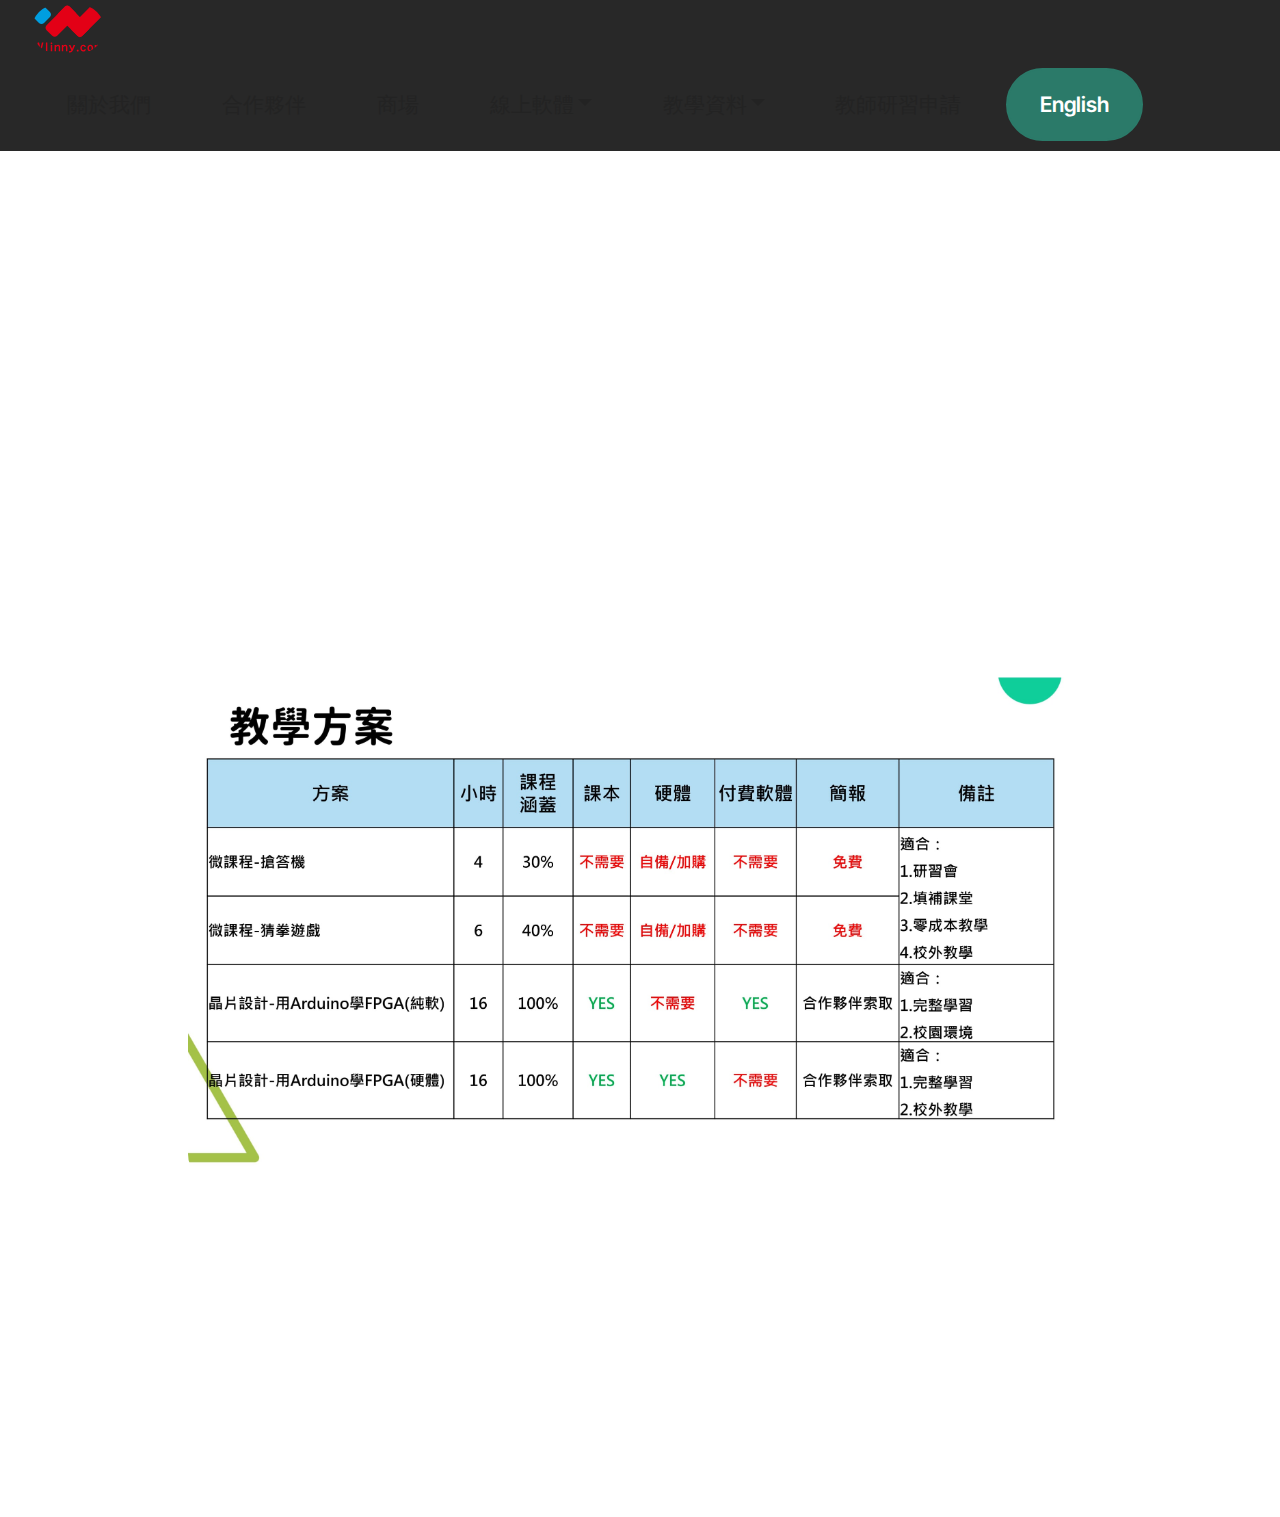
<file: teacher.html>
<!DOCTYPE html>
<html  >
<head>
  <!-- Site made with Mobirise Website Builder v5.9.18, https://mobirise.com -->
  <meta charset="UTF-8">
  <meta http-equiv="X-UA-Compatible" content="IE=edge">
  <meta name="generator" content="Mobirise v5.9.18, mobirise.com">
  <meta name="viewport" content="width=device-width, initial-scale=1, minimum-scale=1">
  <link rel="shortcut icon" href="assets/images/wlinny-logo.svg" type="image/x-icon">
  <meta name="description" content="wlinny 教師專區 提供老師 課程介紹">
  
  
  <title>教師專區</title>
  <link rel="stylesheet" href="assets/web/assets/mobirise-icons2/mobirise2.css">
  <link rel="stylesheet" href="assets/bootstrap/css/bootstrap.min.css">
  <link rel="stylesheet" href="assets/bootstrap/css/bootstrap-grid.min.css">
  <link rel="stylesheet" href="assets/bootstrap/css/bootstrap-reboot.min.css">
  <link rel="stylesheet" href="assets/animatecss/animate.css">
  <link rel="stylesheet" href="assets/dropdown/css/style.css">
  <link rel="stylesheet" href="assets/socicon/css/styles.css">
  <link rel="stylesheet" href="assets/theme/css/style.css">
  <link rel="preload" href="https://fonts.googleapis.com/css?family=Inter+Tight:100,200,300,400,500,600,700,800,900,100i,200i,300i,400i,500i,600i,700i,800i,900i&display=swap" as="style" onload="this.onload=null;this.rel='stylesheet'">
  <noscript><link rel="stylesheet" href="https://fonts.googleapis.com/css?family=Inter+Tight:100,200,300,400,500,600,700,800,900,100i,200i,300i,400i,500i,600i,700i,800i,900i&display=swap"></noscript>
  <link rel="preload" as="style" href="assets/mobirise/css/mbr-additional.css?v=thEstp"><link rel="stylesheet" href="assets/mobirise/css/mbr-additional.css?v=thEstp" type="text/css">

  
  
  
</head>
<body>
  
  <section data-bs-version="5.1" class="menu menu1 cid-uzJz8Uqp39" once="menu" id="menu01-6r">
	

	<nav class="navbar navbar-dropdown navbar-fixed-top navbar-expand-lg">
		<div class="container">
			<div class="navbar-brand">
				<span class="navbar-logo">
					<a href="index.html">
						<img src="assets/images/wlinny-logo.svg" alt="Mobirise Website Builder" style="height: 3rem;">
					</a>
				</span>
				
			</div>
			<button class="navbar-toggler" type="button" data-toggle="collapse" data-bs-toggle="collapse" data-target="#navbarSupportedContent" data-bs-target="#navbarSupportedContent" aria-controls="navbarNavAltMarkup" aria-expanded="false" aria-label="Toggle navigation">
				<div class="hamburger">
					<span></span>
					<span></span>
					<span></span>
					<span></span>
				</div>
			</button>
			<div class="collapse navbar-collapse" id="navbarSupportedContent">
				<ul class="navbar-nav nav-dropdown" data-app-modern-menu="true"><li class="nav-item">
						<a class="nav-link link text-black text-primary display-4" href="about.html">關於我們</a>
					</li><li class="nav-item"><a class="nav-link link text-black text-primary display-4" href="friend.html">合作夥伴</a></li>
					<li class="nav-item">
						<a class="nav-link link text-black text-primary display-4" href="buy.html" aria-expanded="false">商場</a>
					</li>
					<li class="nav-item dropdown">
						<a class="nav-link link text-black dropdown-toggle show display-4" href="https://mobiri.se" data-toggle="dropdown-submenu" data-bs-toggle="dropdown" data-bs-auto-close="outside" aria-expanded="false">線上軟體</a><div class="dropdown-menu show" aria-labelledby="dropdown-316" data-bs-popper="none"><a class="text-black dropdown-item text-primary display-4" href="https://simul.wlinny.com/#/">免費版</a><a class="text-black dropdown-item text-primary display-4" href="https://simul-pro-test.wlinny.com/#/">試用版</a><a class="text-black dropdown-item text-primary display-4" href="https://simul-pro.wlinny.com/#/">校園版</a></div>
					</li><li class="nav-item dropdown"><a class="nav-link link text-black dropdown-toggle show display-4" href="https://mobiri.se" data-toggle="dropdown-submenu" data-bs-toggle="dropdown" data-bs-auto-close="outside" aria-expanded="false">教學資料</a><div class="dropdown-menu show" aria-labelledby="dropdown-348" data-bs-popper="none"><a class="text-black dropdown-item text-primary display-4" href="learning.html">教學影片</a><a class="text-black dropdown-item text-primary display-4" href="MicroClass.html">微課程</a><a class="text-black dropdown-item text-primary display-4" href="teacher.html">教師專區</a></div></li><li class="nav-item"><a class="nav-link link text-black show text-primary display-4" href="https://forms.gle/GqarFstfJLATD36g7">教師研習申請</a></li></ul>
				
				<div class="navbar-buttons mbr-section-btn"><a class="btn btn-primary display-4" href="https://en.wlinny.com"> English</a></div>
			</div>
		</div>
	</nav>
</section>

<section data-bs-version="5.1" class="article11 cid-uzJz8UDmoF" id="article11-6s">
    

    
    
    <div class="container">
        <div class="row justify-content-center">
            <div class="title col-md-12 col-lg-10">
                <h3 class="mbr-section-title mbr-fonts-style align-center mt-0 mb-0 display-2"><strong>教師專區</strong></h3>
                
                
            </div>
        </div>
    </div>
</section>

<section data-bs-version="5.1" class="header7 cid-uzJzkVZ3YU" id="header07-6w">
  

  
  
  <div class="topbg"></div>
  <div class="align-center container-fluid">
    <div class="row justify-content-center">
      <div class="col-md-12 mb-5 content-head">
        <h1 class="mbr-section-title mbr-fonts-style mb-4 display-1">
          <strong>教師說明會</strong></h1>
        
        
      </div>
    </div>

    <div class="row justify-content-center">
      <div class="mbr-figure col-12 col-md-8"><iframe class="mbr-embedded-video" src="https://www.youtube.com/embed/hiI0fqD7BZg?rel=0&amp;amp;&amp;showinfo=0&amp;autoplay=0&amp;loop=0" width="1280" height="720" frameborder="0" allowfullscreen></iframe></div>
    </div>
  </div>
</section>

<section data-bs-version="5.1" class="image3 cid-uzJzOIaCU8" id="image03-6x">
  

  
  

  <div class="container-fluid">
    <div class="row justify-content-center">
      <div class="col-12 col-lg-9">
        
        
        <div class="image-wrapper">
          <img class="w-100" src="assets/images/34-2643x1487.jpg" alt="Mobirise Website Builder">
        </div>
      </div>
    </div>
  </div>
</section>

<section data-bs-version="5.1" class="article11 cid-uzJz8UYCpx" id="article11-6u">
    

    
    
    <div class="container">
        <div class="row justify-content-center">
            <div class="title col-md-12 col-lg-10">
                <h3 class="mbr-section-title mbr-fonts-style align-center mt-0 mb-0 display-2"><strong>聯絡我們</strong></h3>
                
                
            </div>
        </div>
    </div>
</section>

<section data-bs-version="5.1" class="footer3 programm5 cid-uzJz8V7tOp" once="footers" id="footer03-6v">

        

    

    <div class="container">
        <div class="row">

            

            <div class="col-12">
                <div class="social-row">
                    <div class="soc-item">
                        <a href="https://www.facebook.com/profile.php?id=61555313122160" target="_blank">
                            <span class="mbr-iconfont display-7 socicon-facebook socicon"></span>
                        </a>
                    </div>
                    <div class="soc-item">
                        <a href="https://www.youtube.com/@wlinny-1111/videos" target="_blank">
                            <span class="mbr-iconfont socicon-youtube socicon"></span>
                        </a>
                    </div>
                    <div class="soc-item">
                        <a href="https://www.instagram.com/wlinny_maker/" target="_blank">
                            <span class="mbr-iconfont socicon-instagram socicon"></span>
                        </a>
                    </div>
                    <div class="soc-item">
                        <a href="mailto:wlinny1111@gmail.com">
                            <span class="mbr-iconfont socicon-mail socicon"></span>
                        </a>
                    </div>
                    
                </div>
            </div>
            <div class="col-12 mt-5">
                <p class="mbr-fonts-style copyright display-7">
                    © Copyright Wlinny- All Rights Reserved 統一編號：95267008 (烏林工作室)</p>
            </div>
        </div>
    </div>
</section><section class="display-7" style="padding: 0;align-items: center;justify-content: center;flex-wrap: wrap;    align-content: center;display: flex;position: relative;height: 4rem;"><a href="https://mobiri.se/3425879" style="flex: 1 1;height: 4rem;position: absolute;width: 100%;z-index: 1;"><img alt="" style="height: 4rem;" src="[data-uri]"></a><p style="margin: 0;text-align: center;" class="display-7">&#8204;</p><a style="z-index:1" href="https://mobirise.com"> Website Building Software</a></section><script src="assets/bootstrap/js/bootstrap.bundle.min.js"></script>  <script src="assets/smoothscroll/smooth-scroll.js"></script>  <script src="assets/ytplayer/index.js"></script>  <script src="assets/dropdown/js/navbar-dropdown.js"></script>  <script src="assets/theme/js/script.js"></script>  
  
  
  <input name="animation" type="hidden">
  </body>
</html>
</file>
<file: assets/web/assets/mobirise-icons2/mobirise2.css>
@font-face {
  font-family: 'Moririse2';
  font-display: swap;
  src:  url('mobirise2.eot?f2bix4');
  src:  url('mobirise2.eot?f2bix4#iefix') format('embedded-opentype'),
    url('mobirise2.ttf?f2bix4') format('truetype'),
    url('mobirise2.woff?f2bix4') format('woff'),
    url('mobirise2.svg?f2bix4#mobirise2') format('svg');
  font-weight: normal;
  font-style: normal;
}

[class^="mobi-"], [class*=" mobi-"] {
  /* use !important to prevent issues with browser extensions that change fonts */
  font-family: 'Moririse2' !important;
  speak: none;
  font-style: normal;
  font-weight: normal;
  font-variant: normal;
  text-transform: none;
  line-height: 1;

  /* Better Font Rendering =========== */
  -webkit-font-smoothing: antialiased;
  -moz-osx-font-smoothing: grayscale;
}

.mobi-mbri-add-submenu:before {
  content: "\e900";
}
.mobi-mbri-alert:before {
  content: "\e901";
}
.mobi-mbri-align-center:before {
  content: "\e902";
}
.mobi-mbri-align-justify:before {
  content: "\e903";
}
.mobi-mbri-align-left:before {
  content: "\e904";
}
.mobi-mbri-align-right:before {
  content: "\e905";
}
.mobi-mbri-android:before {
  content: "\e906";
}
.mobi-mbri-apple:before {
  content: "\e907";
}
.mobi-mbri-arrow-down:before {
  content: "\e908";
}
.mobi-mbri-arrow-next:before {
  content: "\e909";
}
.mobi-mbri-arrow-prev:before {
  content: "\e90a";
}
.mobi-mbri-arrow-up:before {
  content: "\e90b";
}
.mobi-mbri-bold:before {
  content: "\e90c";
}
.mobi-mbri-bookmark:before {
  content: "\e90d";
}
.mobi-mbri-bootstrap:before {
  content: "\e90e";
}
.mobi-mbri-briefcase:before {
  content: "\e90f";
}
.mobi-mbri-browse:before {
  content: "\e910";
}
.mobi-mbri-bulleted-list:before {
  content: "\e911";
}
.mobi-mbri-calendar:before {
  content: "\e912";
}
.mobi-mbri-camera:before {
  content: "\e913";
}
.mobi-mbri-cart-add:before {
  content: "\e914";
}
.mobi-mbri-cart-full:before {
  content: "\e915";
}
.mobi-mbri-cash:before {
  content: "\e916";
}
.mobi-mbri-change-style:before {
  content: "\e917";
}
.mobi-mbri-chat:before {
  content: "\e918";
}
.mobi-mbri-clock:before {
  content: "\e919";
}
.mobi-mbri-close:before {
  content: "\e91a";
}
.mobi-mbri-cloud:before {
  content: "\e91b";
}
.mobi-mbri-code:before {
  content: "\e91c";
}
.mobi-mbri-contact-form:before {
  content: "\e91d";
}
.mobi-mbri-credit-card:before {
  content: "\e91e";
}
.mobi-mbri-cursor-click:before {
  content: "\e91f";
}
.mobi-mbri-cust-feedback:before {
  content: "\e920";
}
.mobi-mbri-database:before {
  content: "\e921";
}
.mobi-mbri-delivery:before {
  content: "\e922";
}
.mobi-mbri-desktop:before {
  content: "\e923";
}
.mobi-mbri-devices:before {
  content: "\e924";
}
.mobi-mbri-down:before {
  content: "\e925";
}
.mobi-mbri-download-2:before {
  content: "\e926";
}
.mobi-mbri-download:before {
  content: "\e927";
}
.mobi-mbri-drag-n-drop-2:before {
  content: "\e928";
}
.mobi-mbri-drag-n-drop:before {
  content: "\e929";
}
.mobi-mbri-edit-2:before {
  content: "\e92a";
}
.mobi-mbri-edit:before {
  content: "\e92b";
}
.mobi-mbri-error:before {
  content: "\e92c";
}
.mobi-mbri-extension:before {
  content: "\e92d";
}
.mobi-mbri-features:before {
  content: "\e92e";
}
.mobi-mbri-file:before {
  content: "\e92f";
}
.mobi-mbri-flag:before {
  content: "\e930";
}
.mobi-mbri-folder:before {
  content: "\e931";
}
.mobi-mbri-gift:before {
  content: "\e932";
}
.mobi-mbri-github:before {
  content: "\e933";
}
.mobi-mbri-globe-2:before {
  content: "\e934";
}
.mobi-mbri-globe:before {
  content: "\e935";
}
.mobi-mbri-growing-chart:before {
  content: "\e936";
}
.mobi-mbri-hearth:before {
  content: "\e937";
}
.mobi-mbri-help:before {
  content: "\e938";
}
.mobi-mbri-home:before {
  content: "\e939";
}
.mobi-mbri-hot-cup:before {
  content: "\e93a";
}
.mobi-mbri-idea:before {
  content: "\e93b";
}
.mobi-mbri-image-gallery:before {
  content: "\e93c";
}
.mobi-mbri-image-slider:before {
  content: "\e93d";
}
.mobi-mbri-info:before {
  content: "\e93e";
}
.mobi-mbri-italic:before {
  content: "\e93f";
}
.mobi-mbri-key:before {
  content: "\e940";
}
.mobi-mbri-laptop:before {
  content: "\e941";
}
.mobi-mbri-layers:before {
  content: "\e942";
}
.mobi-mbri-left-right:before {
  content: "\e943";
}
.mobi-mbri-left:before {
  content: "\e944";
}
.mobi-mbri-letter:before {
  content: "\e945";
}
.mobi-mbri-like:before {
  content: "\e946";
}
.mobi-mbri-link:before {
  content: "\e947";
}
.mobi-mbri-lock:before {
  content: "\e948";
}
.mobi-mbri-login:before {
  content: "\e949";
}
.mobi-mbri-logout:before {
  content: "\e94a";
}
.mobi-mbri-magic-stick:before {
  content: "\e94b";
}
.mobi-mbri-map-pin:before {
  content: "\e94c";
}
.mobi-mbri-menu:before {
  content: "\e94d";
}
.mobi-mbri-mobile-2:before {
  content: "\e94e";
}
.mobi-mbri-mobile-horizontal:before {
  content: "\e94f";
}
.mobi-mbri-mobile:before {
  content: "\e950";
}
.mobi-mbri-mobirise:before {
  content: "\e951";
}
.mobi-mbri-more-horizontal:before {
  content: "\e952";
}
.mobi-mbri-more-vertical:before {
  content: "\e953";
}
.mobi-mbri-music:before {
  content: "\e954";
}
.mobi-mbri-new-file:before {
  content: "\e955";
}
.mobi-mbri-numbered-list:before {
  content: "\e956";
}
.mobi-mbri-opened-folder:before {
  content: "\e957";
}
.mobi-mbri-pages:before {
  content: "\e958";
}
.mobi-mbri-paper-plane:before {
  content: "\e959";
}
.mobi-mbri-paperclip:before {
  content: "\e95a";
}
.mobi-mbri-phone:before {
  content: "\e95b";
}
.mobi-mbri-photo:before {
  content: "\e95c";
}
.mobi-mbri-photos:before {
  content: "\e95d";
}
.mobi-mbri-pin:before {
  content: "\e95e";
}
.mobi-mbri-play:before {
  content: "\e95f";
}
.mobi-mbri-plus:before {
  content: "\e960";
}
.mobi-mbri-preview:before {
  content: "\e961";
}
.mobi-mbri-print:before {
  content: "\e962";
}
.mobi-mbri-protect:before {
  content: "\e963";
}
.mobi-mbri-question:before {
  content: "\e964";
}
.mobi-mbri-quote-left:before {
  content: "\e965";
}
.mobi-mbri-quote-right:before {
  content: "\e966";
}
.mobi-mbri-redo:before {
  content: "\e967";
}
.mobi-mbri-refresh:before {
  content: "\e968";
}
.mobi-mbri-responsive-2:before {
  content: "\e969";
}
.mobi-mbri-responsive:before {
  content: "\e96a";
}
.mobi-mbri-right:before {
  content: "\e96b";
}
.mobi-mbri-rocket:before {
  content: "\e96c";
}
.mobi-mbri-sad-face:before {
  content: "\e96d";
}
.mobi-mbri-sale:before {
  content: "\e96e";
}
.mobi-mbri-save:before {
  content: "\e96f";
}
.mobi-mbri-search:before {
  content: "\e970";
}
.mobi-mbri-setting-2:before {
  content: "\e971";
}
.mobi-mbri-setting-3:before {
  content: "\e972";
}
.mobi-mbri-setting:before {
  content: "\e973";
}
.mobi-mbri-share:before {
  content: "\e974";
}
.mobi-mbri-shopping-bag:before {
  content: "\e975";
}
.mobi-mbri-shopping-basket:before {
  content: "\e976";
}
.mobi-mbri-shopping-cart:before {
  content: "\e977";
}
.mobi-mbri-sites:before {
  content: "\e978";
}
.mobi-mbri-smile-face:before {
  content: "\e979";
}
.mobi-mbri-speed:before {
  content: "\e97a";
}
.mobi-mbri-star:before {
  content: "\e97b";
}
.mobi-mbri-success:before {
  content: "\e97c";
}
.mobi-mbri-sun:before {
  content: "\e97d";
}
.mobi-mbri-sun2:before {
  content: "\e97e";
}
.mobi-mbri-tablet-vertical:before {
  content: "\e97f";
}
.mobi-mbri-tablet:before {
  content: "\e980";
}
.mobi-mbri-target:before {
  content: "\e981";
}
.mobi-mbri-timer:before {
  content: "\e982";
}
.mobi-mbri-to-ftp:before {
  content: "\e983";
}
.mobi-mbri-to-local-drive:before {
  content: "\e984";
}
.mobi-mbri-touch-swipe:before {
  content: "\e985";
}
.mobi-mbri-touch:before {
  content: "\e986";
}
.mobi-mbri-trash:before {
  content: "\e987";
}
.mobi-mbri-underline:before {
  content: "\e988";
}
.mobi-mbri-undo:before {
  content: "\e989";
}
.mobi-mbri-unlink:before {
  content: "\e98a";
}
.mobi-mbri-unlock:before {
  content: "\e98b";
}
.mobi-mbri-up-down:before {
  content: "\e98c";
}
.mobi-mbri-up:before {
  content: "\e98d";
}
.mobi-mbri-update:before {
  content: "\e98e";
}
.mobi-mbri-upload-2:before {
  content: "\e98f";
}
.mobi-mbri-upload:before {
  content: "\e990";
}
.mobi-mbri-user-2:before {
  content: "\e991";
}
.mobi-mbri-user:before {
  content: "\e992";
}
.mobi-mbri-users:before {
  content: "\e993";
}
.mobi-mbri-video-play:before {
  content: "\e994";
}
.mobi-mbri-video:before {
  content: "\e995";
}
.mobi-mbri-watch:before {
  content: "\e996";
}
.mobi-mbri-website-theme-2:before {
  content: "\e997";
}
.mobi-mbri-website-theme:before {
  content: "\e998";
}
.mobi-mbri-wifi:before {
  content: "\e999";
}
.mobi-mbri-windows:before {
  content: "\e99a";
}
.mobi-mbri-zoom-in:before {
  content: "\e99b";
}
.mobi-mbri-zoom-out:before {
  content: "\e99c";
}
</file>
<file: assets/parallax/jarallax.css>
.jarallax {
    position: relative;
    z-index: 0;
}
.jarallax > .jarallax-img {
    position: absolute;
    object-fit: cover;
    /* support for plugin https://github.com/bfred-it/object-fit-images */
    font-family: 'object-fit: cover;';
    top: 0;
    left: 0;
    width: 100%;
    height: 100%;
    z-index: -1;
}
</file>
<file: assets/dropdown/css/style.css>
.navbar-dropdown {
  left: 0;
  padding: 0;
  position: absolute;
  right: 0;
  top: 0;
  transition: all 0.45s ease;
  z-index: 1030;
  background: #282828; }
  .navbar-dropdown .navbar-logo {
    margin-right: 0.8rem;
    transition: margin 0.3s ease-in-out;
    vertical-align: middle; }
    .navbar-dropdown .navbar-logo img {
      height: 3.125rem;
      transition: all 0.3s ease-in-out; }
    .navbar-dropdown .navbar-logo.mbr-iconfont {
      font-size: 3.125rem;
      line-height: 3.125rem; }
  .navbar-dropdown .navbar-caption {
    font-weight: 700;
    white-space: normal;
    vertical-align: -4px;
    line-height: 3.125rem !important; }
    .navbar-dropdown .navbar-caption, .navbar-dropdown .navbar-caption:hover {
      color: inherit;
      text-decoration: none; }
  .navbar-dropdown .mbr-iconfont + .navbar-caption {
    vertical-align: -1px; }
  .navbar-dropdown.navbar-fixed-top {
    position: fixed; }
  .navbar-dropdown .navbar-brand span {
    vertical-align: -4px; }
  .navbar-dropdown.bg-color.transparent {
    background: none; }
  .navbar-dropdown.navbar-short .navbar-brand {
    padding: 0.625rem 0; }
    .navbar-dropdown.navbar-short .navbar-brand span {
      vertical-align: -1px; }
  .navbar-dropdown.navbar-short .navbar-caption {
    line-height: 2.375rem !important;
    vertical-align: -2px; }
  .navbar-dropdown.navbar-short .navbar-logo {
    margin-right: 0.5rem; }
    .navbar-dropdown.navbar-short .navbar-logo img {
      height: 2.375rem; }
    .navbar-dropdown.navbar-short .navbar-logo.mbr-iconfont {
      font-size: 2.375rem;
      line-height: 2.375rem; }
  .navbar-dropdown.navbar-short .mbr-table-cell {
    height: 3.625rem; }
  .navbar-dropdown .navbar-close {
    left: 0.6875rem;
    position: fixed;
    top: 0.75rem;
    z-index: 1000; }
  .navbar-dropdown .hamburger-icon {
    content: "";
    display: inline-block;
    vertical-align: middle;
    width: 16px;
    -webkit-box-shadow: 0 -6px 0 1px #282828,0 0 0 1px #282828,0 6px 0 1px #282828;
    -moz-box-shadow: 0 -6px 0 1px #282828,0 0 0 1px #282828,0 6px 0 1px #282828;
    box-shadow: 0 -6px 0 1px #282828,0 0 0 1px #282828,0 6px 0 1px #282828; }

.dropdown-menu .dropdown-toggle[data-toggle="dropdown-submenu"]::after {
  border-bottom: 0.35em solid transparent;
  border-left: 0.35em solid;
  border-right: 0;
  border-top: 0.35em solid transparent;
  margin-left: 0.3rem; }

.dropdown-menu .dropdown-item:focus {
  outline: 0; }

.nav-dropdown {
  font-size: 0.75rem;
  font-weight: 500;
  height: auto !important; }
  .nav-dropdown .nav-btn {
    padding-left: 1rem; }
  .nav-dropdown .link {
    margin: .667em 1.667em;
    font-weight: 500;
    padding: 0;
    transition: color .2s ease-in-out; }
    .nav-dropdown .link.dropdown-toggle {
      margin-right: 2.583em; }
      .nav-dropdown .link.dropdown-toggle::after {
        margin-left: .25rem;
        border-top: 0.35em solid;
        border-right: 0.35em solid transparent;
        border-left: 0.35em solid transparent;
        border-bottom: 0; }
      .nav-dropdown .link.dropdown-toggle[aria-expanded="true"] {
        margin: 0;
        padding: 0.667em 3.263em  0.667em 1.667em; }
  .nav-dropdown .link::after,
  .nav-dropdown .dropdown-item::after {
    color: inherit; }
  .nav-dropdown .btn {
    font-size: 0.75rem;
    font-weight: 700;
    letter-spacing: 0;
    margin-bottom: 0;
    padding-left: 1.25rem;
    padding-right: 1.25rem; }
  .nav-dropdown .dropdown-menu {
    border-radius: 0;
    border: 0;
    left: 0;
    margin: 0;
    padding-bottom: 1.25rem;
    padding-top: 1.25rem;
    position: relative; }
  .nav-dropdown .dropdown-submenu {
    margin-left: 0.125rem;
    top: 0; }
  .nav-dropdown .dropdown-item {
    font-weight: 500;
    line-height: 2;
    padding: 0.3846em 4.615em 0.3846em 1.5385em;
    position: relative;
    transition: color .2s ease-in-out, background-color .2s ease-in-out; }
    .nav-dropdown .dropdown-item::after {
      margin-top: -0.3077em;
      position: absolute;
      right: 1.1538em;
      top: 50%; }
    .nav-dropdown .dropdown-item:focus, .nav-dropdown .dropdown-item:hover {
      background: none; }

@media (max-width: 767px) {
  .nav-dropdown.navbar-toggleable-sm {
    bottom: 0;
    display: none;
    left: 0;
    overflow-x: hidden;
    position: fixed;
    top: 0;
    transform: translateX(-100%);
    -ms-transform: translateX(-100%);
    -webkit-transform: translateX(-100%);
    width: 18.75rem;
    z-index: 999; } }
.nav-dropdown.navbar-toggleable-xl {
  bottom: 0;
  display: none;
  left: 0;
  overflow-x: hidden;
  position: fixed;
  top: 0;
  transform: translateX(-100%);
  -ms-transform: translateX(-100%);
  -webkit-transform: translateX(-100%);
  width: 18.75rem;
  z-index: 999; }

.nav-dropdown-sm {
  display: block !important;
  overflow-x: hidden;
  overflow: auto;
  padding-top: 3.875rem; }
  .nav-dropdown-sm::after {
    content: "";
    display: block;
    height: 3rem;
    width: 100%; }
  .nav-dropdown-sm.collapse.in ~ .navbar-close {
    display: block !important; }
  .nav-dropdown-sm.collapsing, .nav-dropdown-sm.collapse.in {
    transform: translateX(0);
    -ms-transform: translateX(0);
    -webkit-transform: translateX(0);
    transition: all 0.25s ease-out;
    -webkit-transition: all 0.25s ease-out;
    background: #282828; }
  .nav-dropdown-sm.collapsing[aria-expanded="false"] {
    transform: translateX(-100%);
    -ms-transform: translateX(-100%);
    -webkit-transform: translateX(-100%); }
  .nav-dropdown-sm .nav-item {
    display: block;
    margin-left: 0 !important;
    padding-left: 0; }
  .nav-dropdown-sm .link,
  .nav-dropdown-sm .dropdown-item {
    border-top: 1px dotted rgba(255, 255, 255, 0.1);
    font-size: 0.8125rem;
    line-height: 1.6;
    margin: 0 !important;
    padding: 0.875rem 2.4rem 0.875rem 1.5625rem !important;
    position: relative;
    white-space: normal; }
    .nav-dropdown-sm .link:focus, .nav-dropdown-sm .link:hover,
    .nav-dropdown-sm .dropdown-item:focus,
    .nav-dropdown-sm .dropdown-item:hover {
      background: rgba(0, 0, 0, 0.2) !important;
      color: #c0a375; }
  .nav-dropdown-sm .nav-btn {
    position: relative;
    padding: 1.5625rem 1.5625rem 0 1.5625rem; }
    .nav-dropdown-sm .nav-btn::before {
      border-top: 1px dotted rgba(255, 255, 255, 0.1);
      content: "";
      left: 0;
      position: absolute;
      top: 0;
      width: 100%; }
    .nav-dropdown-sm .nav-btn + .nav-btn {
      padding-top: 0.625rem; }
      .nav-dropdown-sm .nav-btn + .nav-btn::before {
        display: none; }
  .nav-dropdown-sm .btn {
    padding: 0.625rem 0; }
  .nav-dropdown-sm .dropdown-toggle[data-toggle="dropdown-submenu"]::after {
    margin-left: .25rem;
    border-top: 0.35em solid;
    border-right: 0.35em solid transparent;
    border-left: 0.35em solid transparent;
    border-bottom: 0; }
  .nav-dropdown-sm .dropdown-toggle[data-toggle="dropdown-submenu"][aria-expanded="true"]::after {
    border-top: 0;
    border-right: 0.35em solid transparent;
    border-left: 0.35em solid transparent;
    border-bottom: 0.35em solid; }
  .nav-dropdown-sm .dropdown-menu {
    margin: 0;
    padding: 0;
    position: relative;
    top: 0;
    left: 0;
    width: 100%;
    border: 0;
    float: none;
    border-radius: 0;
    background: none; }
  .nav-dropdown-sm .dropdown-submenu {
    left: 100%;
    margin-left: 0.125rem;
    margin-top: -1.25rem;
    top: 0; }

.navbar-toggleable-sm .nav-dropdown .dropdown-menu {
  position: absolute; }

.navbar-toggleable-sm .nav-dropdown .dropdown-submenu {
  left: 100%;
  margin-left: 0.125rem;
  margin-top: -1.25rem;
  top: 0; }

.navbar-toggleable-sm.opened .nav-dropdown .dropdown-menu {
  position: relative; }

.navbar-toggleable-sm.opened .nav-dropdown .dropdown-submenu {
  left: 0;
  margin-left: 00rem;
  margin-top: 0rem;
  top: 0; }

.is-builder .nav-dropdown.collapsing {
  transition: none !important; }
</file>
<file: assets/socicon/css/styles.css>
@charset "UTF-8";

@font-face {
  font-family: 'Socicon';
  src:  url('../fonts/socicon.eot');
  src:  url('../fonts/socicon.eot?#iefix') format('embedded-opentype'),
    url('../fonts/socicon.woff2') format('woff2'),
    url('../fonts/socicon.ttf') format('truetype'),
    url('../fonts/socicon.woff') format('woff'),
    url('../fonts/socicon.svg#socicon') format('svg');
  font-weight: normal;
  font-style: normal;
  font-display: swap;
}

[data-icon]:before {
  font-family: "socicon" !important;
  content: attr(data-icon);
  font-style: normal !important;
  font-weight: normal !important;
  font-variant: normal !important;
  text-transform: none !important;
  speak: none;
  line-height: 1;
  -webkit-font-smoothing: antialiased;
  -moz-osx-font-smoothing: grayscale;
}

[class^="socicon-"], [class*=" socicon-"] {
  /* use !important to prevent issues with browser extensions that change fonts */
  font-family: 'Socicon' !important;
  speak: none;
  font-style: normal;
  font-weight: normal;
  font-variant: normal;
  text-transform: none;
  line-height: 1;

  /* Better Font Rendering =========== */
  -webkit-font-smoothing: antialiased;
  -moz-osx-font-smoothing: grayscale;
}

.socicon-500px:before {
  content: "\e000";
}
.socicon-8tracks:before {
  content: "\e001";
}
.socicon-airbnb:before {
  content: "\e002";
}
.socicon-alliance:before {
  content: "\e003";
}
.socicon-amazon:before {
  content: "\e004";
}
.socicon-amplement:before {
  content: "\e005";
}
.socicon-android:before {
  content: "\e006";
}
.socicon-angellist:before {
  content: "\e007";
}
.socicon-apple:before {
  content: "\e008";
}
.socicon-appnet:before {
  content: "\e009";
}
.socicon-baidu:before {
  content: "\e00a";
}
.socicon-bandcamp:before {
  content: "\e00b";
}
.socicon-battlenet:before {
  content: "\e00c";
}
.socicon-mixer:before {
  content: "\e00d";
}
.socicon-bebee:before {
  content: "\e00e";
}
.socicon-bebo:before {
  content: "\e00f";
}
.socicon-behance:before {
  content: "\e010";
}
.socicon-blizzard:before {
  content: "\e011";
}
.socicon-blogger:before {
  content: "\e012";
}
.socicon-buffer:before {
  content: "\e013";
}
.socicon-chrome:before {
  content: "\e014";
}
.socicon-coderwall:before {
  content: "\e015";
}
.socicon-curse:before {
  content: "\e016";
}
.socicon-dailymotion:before {
  content: "\e017";
}
.socicon-deezer:before {
  content: "\e018";
}
.socicon-delicious:before {
  content: "\e019";
}
.socicon-deviantart:before {
  content: "\e01a";
}
.socicon-diablo:before {
  content: "\e01b";
}
.socicon-digg:before {
  content: "\e01c";
}
.socicon-discord:before {
  content: "\e01d";
}
.socicon-disqus:before {
  content: "\e01e";
}
.socicon-douban:before {
  content: "\e01f";
}
.socicon-draugiem:before {
  content: "\e020";
}
.socicon-dribbble:before {
  content: "\e021";
}
.socicon-drupal:before {
  content: "\e022";
}
.socicon-ebay:before {
  content: "\e023";
}
.socicon-ello:before {
  content: "\e024";
}
.socicon-endomodo:before {
  content: "\e025";
}
.socicon-envato:before {
  content: "\e026";
}
.socicon-etsy:before {
  content: "\e027";
}
.socicon-facebook:before {
  content: "\e028";
}
.socicon-feedburner:before {
  content: "\e029";
}
.socicon-filmweb:before {
  content: "\e02a";
}
.socicon-firefox:before {
  content: "\e02b";
}
.socicon-flattr:before {
  content: "\e02c";
}
.socicon-flickr:before {
  content: "\e02d";
}
.socicon-formulr:before {
  content: "\e02e";
}
.socicon-forrst:before {
  content: "\e02f";
}
.socicon-foursquare:before {
  content: "\e030";
}
.socicon-friendfeed:before {
  content: "\e031";
}
.socicon-github:before {
  content: "\e032";
}
.socicon-goodreads:before {
  content: "\e033";
}
.socicon-google:before {
  content: "\e034";
}
.socicon-googlescholar:before {
  content: "\e035";
}
.socicon-googlegroups:before {
  content: "\e036";
}
.socicon-googlephotos:before {
  content: "\e037";
}
.socicon-googleplus:before {
  content: "\e038";
}
.socicon-grooveshark:before {
  content: "\e039";
}
.socicon-hackerrank:before {
  content: "\e03a";
}
.socicon-hearthstone:before {
  content: "\e03b";
}
.socicon-hellocoton:before {
  content: "\e03c";
}
.socicon-heroes:before {
  content: "\e03d";
}
.socicon-smashcast:before {
  content: "\e03e";
}
.socicon-horde:before {
  content: "\e03f";
}
.socicon-houzz:before {
  content: "\e040";
}
.socicon-icq:before {
  content: "\e041";
}
.socicon-identica:before {
  content: "\e042";
}
.socicon-imdb:before {
  content: "\e043";
}
.socicon-instagram:before {
  content: "\e044";
}
.socicon-issuu:before {
  content: "\e045";
}
.socicon-istock:before {
  content: "\e046";
}
.socicon-itunes:before {
  content: "\e047";
}
.socicon-keybase:before {
  content: "\e048";
}
.socicon-lanyrd:before {
  content: "\e049";
}
.socicon-lastfm:before {
  content: "\e04a";
}
.socicon-line:before {
  content: "\e04b";
}
.socicon-linkedin:before {
  content: "\e04c";
}
.socicon-livejournal:before {
  content: "\e04d";
}
.socicon-lyft:before {
  content: "\e04e";
}
.socicon-macos:before {
  content: "\e04f";
}
.socicon-mail:before {
  content: "\e050";
}
.socicon-medium:before {
  content: "\e051";
}
.socicon-meetup:before {
  content: "\e052";
}
.socicon-mixcloud:before {
  content: "\e053";
}
.socicon-modelmayhem:before {
  content: "\e054";
}
.socicon-mumble:before {
  content: "\e055";
}
.socicon-myspace:before {
  content: "\e056";
}
.socicon-newsvine:before {
  content: "\e057";
}
.socicon-nintendo:before {
  content: "\e058";
}
.socicon-npm:before {
  content: "\e059";
}
.socicon-odnoklassniki:before {
  content: "\e05a";
}
.socicon-openid:before {
  content: "\e05b";
}
.socicon-opera:before {
  content: "\e05c";
}
.socicon-outlook:before {
  content: "\e05d";
}
.socicon-overwatch:before {
  content: "\e05e";
}
.socicon-patreon:before {
  content: "\e05f";
}
.socicon-paypal:before {
  content: "\e060";
}
.socicon-periscope:before {
  content: "\e061";
}
.socicon-persona:before {
  content: "\e062";
}
.socicon-pinterest:before {
  content: "\e063";
}
.socicon-play:before {
  content: "\e064";
}
.socicon-player:before {
  content: "\e065";
}
.socicon-playstation:before {
  content: "\e066";
}
.socicon-pocket:before {
  content: "\e067";
}
.socicon-qq:before {
  content: "\e068";
}
.socicon-quora:before {
  content: "\e069";
}
.socicon-raidcall:before {
  content: "\e06a";
}
.socicon-ravelry:before {
  content: "\e06b";
}
.socicon-reddit:before {
  content: "\e06c";
}
.socicon-renren:before {
  content: "\e06d";
}
.socicon-researchgate:before {
  content: "\e06e";
}
.socicon-residentadvisor:before {
  content: "\e06f";
}
.socicon-reverbnation:before {
  content: "\e070";
}
.socicon-rss:before {
  content: "\e071";
}
.socicon-sharethis:before {
  content: "\e072";
}
.socicon-skype:before {
  content: "\e073";
}
.socicon-slideshare:before {
  content: "\e074";
}
.socicon-smugmug:before {
  content: "\e075";
}
.socicon-snapchat:before {
  content: "\e076";
}
.socicon-songkick:before {
  content: "\e077";
}
.socicon-soundcloud:before {
  content: "\e078";
}
.socicon-spotify:before {
  content: "\e079";
}
.socicon-stackexchange:before {
  content: "\e07a";
}
.socicon-stackoverflow:before {
  content: "\e07b";
}
.socicon-starcraft:before {
  content: "\e07c";
}
.socicon-stayfriends:before {
  content: "\e07d";
}
.socicon-steam:before {
  content: "\e07e";
}
.socicon-storehouse:before {
  content: "\e07f";
}
.socicon-strava:before {
  content: "\e080";
}
.socicon-streamjar:before {
  content: "\e081";
}
.socicon-stumbleupon:before {
  content: "\e082";
}
.socicon-swarm:before {
  content: "\e083";
}
.socicon-teamspeak:before {
  content: "\e084";
}
.socicon-teamviewer:before {
  content: "\e085";
}
.socicon-technorati:before {
  content: "\e086";
}
.socicon-telegram:before {
  content: "\e087";
}
.socicon-tripadvisor:before {
  content: "\e088";
}
.socicon-tripit:before {
  content: "\e089";
}
.socicon-triplej:before {
  content: "\e08a";
}
.socicon-tumblr:before {
  content: "\e08b";
}
.socicon-twitch:before {
  content: "\e08c";
}
.socicon-twitter:before {
  content: "\e08d";
}
.socicon-uber:before {
  content: "\e08e";
}
.socicon-ventrilo:before {
  content: "\e08f";
}
.socicon-viadeo:before {
  content: "\e090";
}
.socicon-viber:before {
  content: "\e091";
}
.socicon-viewbug:before {
  content: "\e092";
}
.socicon-vimeo:before {
  content: "\e093";
}
.socicon-vine:before {
  content: "\e094";
}
.socicon-vkontakte:before {
  content: "\e095";
}
.socicon-warcraft:before {
  content: "\e096";
}
.socicon-wechat:before {
  content: "\e097";
}
.socicon-weibo:before {
  content: "\e098";
}
.socicon-whatsapp:before {
  content: "\e099";
}
.socicon-wikipedia:before {
  content: "\e09a";
}
.socicon-windows:before {
  content: "\e09b";
}
.socicon-wordpress:before {
  content: "\e09c";
}
.socicon-wykop:before {
  content: "\e09d";
}
.socicon-xbox:before {
  content: "\e09e";
}
.socicon-xing:before {
  content: "\e09f";
}
.socicon-yahoo:before {
  content: "\e0a0";
}
.socicon-yammer:before {
  content: "\e0a1";
}
.socicon-yandex:before {
  content: "\e0a2";
}
.socicon-yelp:before {
  content: "\e0a3";
}
.socicon-younow:before {
  content: "\e0a4";
}
.socicon-youtube:before {
  content: "\e0a5";
}
.socicon-zapier:before {
  content: "\e0a6";
}
.socicon-zerply:before {
  content: "\e0a7";
}
.socicon-zomato:before {
  content: "\e0a8";
}
.socicon-zynga:before {
  content: "\e0a9";
}
.socicon-spreadshirt:before {
  content: "\e901";
}
.socicon-gamejolt:before {
  content: "\e902";
}
.socicon-trello:before {
  content: "\e903";
}
.socicon-tunein:before {
  content: "\e904";
}
.socicon-bloglovin:before {
  content: "\e905";
}
.socicon-gamewisp:before {
  content: "\e906";
}
.socicon-messenger:before {
  content: "\e907";
}
.socicon-pandora:before {
  content: "\e908";
}
.socicon-augment:before {
  content: "\e909";
}
.socicon-bitbucket:before {
  content: "\e90a";
}
.socicon-fyuse:before {
  content: "\e90b";
}
.socicon-yt-gaming:before {
  content: "\e90c";
}
.socicon-sketchfab:before {
  content: "\e90d";
}
.socicon-mobcrush:before {
  content: "\e90e";
}
.socicon-microsoft:before {
  content: "\e90f";
}
.socicon-realtor:before {
  content: "\e910";
}
.socicon-tidal:before {
  content: "\e911";
}
.socicon-qobuz:before {
  content: "\e912";
}
.socicon-natgeo:before {
  content: "\e913";
}
.socicon-mastodon:before {
  content: "\e914";
}
.socicon-unsplash:before {
  content: "\e915";
}
.socicon-homeadvisor:before {
  content: "\e916";
}
.socicon-angieslist:before {
  content: "\e917";
}
.socicon-codepen:before {
  content: "\e918";
}
.socicon-slack:before {
  content: "\e919";
}
.socicon-openaigym:before {
  content: "\e91a";
}
.socicon-logmein:before {
  content: "\e91b";
}
.socicon-fiverr:before {
  content: "\e91c";
}
.socicon-gotomeeting:before {
  content: "\e91d";
}
.socicon-aliexpress:before {
  content: "\e91e";
}
.socicon-guru:before {
  content: "\e91f";
}
.socicon-appstore:before {
  content: "\e920";
}
.socicon-homes:before {
  content: "\e921";
}
.socicon-zoom:before {
  content: "\e922";
}
.socicon-alibaba:before {
  content: "\e923";
}
.socicon-craigslist:before {
  content: "\e924";
}
.socicon-wix:before {
  content: "\e925";
}
.socicon-redfin:before {
  content: "\e926";
}
.socicon-googlecalendar:before {
  content: "\e927";
}
.socicon-shopify:before {
  content: "\e928";
}
.socicon-freelancer:before {
  content: "\e929";
}
.socicon-seedrs:before {
  content: "\e92a";
}
.socicon-bing:before {
  content: "\e92b";
}
.socicon-doodle:before {
  content: "\e92c";
}
.socicon-bonanza:before {
  content: "\e92d";
}
.socicon-squarespace:before {
  content: "\e92e";
}
.socicon-toptal:before {
  content: "\e92f";
}
.socicon-gust:before {
  content: "\e930";
}
.socicon-ask:before {
  content: "\e931";
}
.socicon-trulia:before {
  content: "\e932";
}
.socicon-loomly:before {
  content: "\e933";
}
.socicon-ghost:before {
  content: "\e934";
}
.socicon-upwork:before {
  content: "\e935";
}
.socicon-fundable:before {
  content: "\e936";
}
.socicon-booking:before {
  content: "\e937";
}
.socicon-googlemaps:before {
  content: "\e938";
}
.socicon-zillow:before {
  content: "\e939";
}
.socicon-niconico:before {
  content: "\e93a";
}
.socicon-toneden:before {
  content: "\e93b";
}
.socicon-crunchbase:before {
  content: "\e93c";
}
.socicon-homefy:before {
  content: "\e93d";
}
.socicon-calendly:before {
  content: "\e93e";
}
.socicon-livemaster:before {
  content: "\e93f";
}
.socicon-udemy:before {
  content: "\e940";
}
.socicon-codered:before {
  content: "\e941";
}
.socicon-origin:before {
  content: "\e942";
}
.socicon-nextdoor:before {
  content: "\e943";
}
.socicon-portfolio:before {
  content: "\e944";
}
.socicon-instructables:before {
  content: "\e945";
}
.socicon-gitlab:before {
  content: "\e946";
}
.socicon-hackernews:before {
  content: "\e947";
}
.socicon-smashwords:before {
  content: "\e948";
}
.socicon-kobo:before {
  content: "\e949";
}
.socicon-bookbub:before {
  content: "\e94a";
}
.socicon-mailru:before {
  content: "\e94b";
}
.socicon-moddb:before {
  content: "\e94c";
}
.socicon-indiedb:before {
  content: "\e94d";
}
.socicon-traxsource:before {
  content: "\e94e";
}
.socicon-gamefor:before {
  content: "\e94f";
}
.socicon-pixiv:before {
  content: "\e950";
}
.socicon-myanimelist:before {
  content: "\e951";
}
.socicon-blackberry:before {
  content: "\e952";
}
.socicon-wickr:before {
  content: "\e953";
}
.socicon-spip:before {
  content: "\e954";
}
.socicon-napster:before {
  content: "\e955";
}
.socicon-beatport:before {
  content: "\e956";
}
.socicon-hackerone:before {
  content: "\e957";
}
.socicon-internet:before {
  content: "\e958";
}
.socicon-ubuntu:before {
  content: "\e959";
}
.socicon-artstation:before {
  content: "\e95a";
}
.socicon-invision:before {
  content: "\e95b";
}
.socicon-torial:before {
  content: "\e95c";
}
.socicon-collectorz:before {
  content: "\e95d";
}
.socicon-seenthis:before {
  content: "\e95e";
}
.socicon-googleplaymusic:before {
  content: "\e95f";
}
.socicon-debian:before {
  content: "\e960";
}
.socicon-filmfreeway:before {
  content: "\e961";
}
.socicon-gnome:before {
  content: "\e962";
}
.socicon-itchio:before {
  content: "\e963";
}
.socicon-jamendo:before {
  content: "\e964";
}
.socicon-mix:before {
  content: "\e965";
}
.socicon-sharepoint:before {
  content: "\e966";
}
.socicon-tinder:before {
  content: "\e967";
}
.socicon-windguru:before {
  content: "\e968";
}
.socicon-cdbaby:before {
  content: "\e969";
}
.socicon-elementaryos:before {
  content: "\e96a";
}
.socicon-stage32:before {
  content: "\e96b";
}
.socicon-tiktok:before {
  content: "\e96c";
}
.socicon-gitter:before {
  content: "\e96d";
}
.socicon-letterboxd:before {
  content: "\e96e";
}
.socicon-threema:before {
  content: "\e96f";
}
.socicon-splice:before {
  content: "\e970";
}
.socicon-metapop:before {
  content: "\e971";
}
.socicon-naver:before {
  content: "\e972";
}
.socicon-remote:before {
  content: "\e973";
}
.socicon-flipboard:before {
  content: "\e974";
}
.socicon-googlehangouts:before {
  content: "\e975";
}
.socicon-dlive:before {
  content: "\e976";
}
.socicon-vsco:before {
  content: "\e977";
}
.socicon-stitcher:before {
  content: "\e978";
}
.socicon-avvo:before {
  content: "\e979";
}
.socicon-redbubble:before {
  content: "\e97a";
}
.socicon-society6:before {
  content: "\e97b";
}
.socicon-zazzle:before {
  content: "\e97c";
}
.socicon-eitaa:before {
  content: "\e97d";
}
.socicon-soroush:before {
  content: "\e97e";
}
.socicon-bale:before {
  content: "\e97f";
}
</file>
<file: assets/theme/css/style.css>
@charset "UTF-8";
section {
  background-color: #ffffff;
}

body {
  font-style: normal;
  line-height: 1.5;
  font-weight: 400;
  color: #232323;
  position: relative;
}

button {
  background-color: transparent;
  border-color: transparent;
}

.embla__button,
.carousel-control {
  background-color: #edefea !important;
  opacity: 0.8 !important;
  color: #464845 !important;
  border-color: #edefea !important;
}

.carousel .close,
.modalWindow .close {
  background-color: #edefea !important;
  color: #464845 !important;
  border-color: #edefea !important;
  opacity: 0.8 !important;
}

.carousel .close:hover,
.modalWindow .close:hover {
  opacity: 1 !important;
}

.carousel-indicators li {
  background-color: #edefea !important;
  border: 2px solid #464845 !important;
}

.carousel-indicators li:hover,
.carousel-indicators li:active {
  opacity: 0.8 !important;
}

.embla__button:hover,
.carousel-control:hover {
  background-color: #edefea !important;
  opacity: 1 !important;
}

.modalWindow-video-container {
  height: 80%;
}

section,
.container,
.container-fluid {
  position: relative;
  word-wrap: break-word;
}

a.mbr-iconfont:hover {
  text-decoration: none;
}

.article .lead p,
.article .lead ul,
.article .lead ol,
.article .lead pre,
.article .lead blockquote {
  margin-bottom: 0;
}

a {
  font-style: normal;
  font-weight: 400;
  cursor: pointer;
}
a, a:hover {
  text-decoration: none;
}

.mbr-section-title {
  font-style: normal;
  line-height: 1.3;
}

.mbr-section-subtitle {
  line-height: 1.3;
}

.mbr-text {
  font-style: normal;
  line-height: 1.7;
}

h1,
h2,
h3,
h4,
h5,
h6,
.display-1,
.display-2,
.display-4,
.display-5,
.display-7,
span,
p,
a {
  line-height: 1;
  word-break: break-word;
  word-wrap: break-word;
  font-weight: 400;
}

b,
strong {
  font-weight: bold;
}

input:-webkit-autofill, input:-webkit-autofill:hover, input:-webkit-autofill:focus, input:-webkit-autofill:active {
  transition-delay: 9999s;
  -webkit-transition-property: background-color, color;
  transition-property: background-color, color;
}

textarea[type=hidden] {
  display: none;
}

section {
  background-position: 50% 50%;
  background-repeat: no-repeat;
  background-size: cover;
}
section .mbr-background-video,
section .mbr-background-video-preview {
  position: absolute;
  bottom: 0;
  left: 0;
  right: 0;
  top: 0;
}

.hidden {
  visibility: hidden;
}

.mbr-z-index20 {
  z-index: 20;
}

/*! Base colors */
.mbr-white {
  color: #ffffff;
}

.mbr-black {
  color: #111111;
}

.mbr-bg-white {
  background-color: #ffffff;
}

.mbr-bg-black {
  background-color: #000000;
}

/*! Text-aligns */
.align-left {
  text-align: left;
}

.align-center {
  text-align: center;
}

.align-right {
  text-align: right;
}

/*! Font-weight  */
.mbr-light {
  font-weight: 300;
}

.mbr-regular {
  font-weight: 400;
}

.mbr-semibold {
  font-weight: 500;
}

.mbr-bold {
  font-weight: 700;
}

/*! Media  */
.media-content {
  flex-basis: 100%;
}

.media-container-row {
  display: flex;
  flex-direction: row;
  flex-wrap: wrap;
  justify-content: center;
  align-content: center;
  align-items: start;
}
.media-container-row .media-size-item {
  width: 400px;
}

.media-container-column {
  display: flex;
  flex-direction: column;
  flex-wrap: wrap;
  justify-content: center;
  align-content: center;
  align-items: stretch;
}
.media-container-column > * {
  width: 100%;
}

@media (min-width: 992px) {
  .media-container-row {
    flex-wrap: nowrap;
  }
}
figure {
  margin-bottom: 0;
  overflow: hidden;
}

figure[mbr-media-size] {
  transition: width 0.1s;
}

img,
iframe {
  display: block;
  width: 100%;
}

.card {
  background-color: transparent;
  border: none;
}

.card-box {
  width: 100%;
}

.card-img {
  text-align: center;
  flex-shrink: 0;
  -webkit-flex-shrink: 0;
}

.media {
  max-width: 100%;
  margin: 0 auto;
}

.mbr-figure {
  align-self: center;
}

.media-container > div {
  max-width: 100%;
}

.mbr-figure img,
.card-img img {
  width: 100%;
}

@media (max-width: 991px) {
  .media-size-item {
    width: auto !important;
  }
  .media {
    width: auto;
  }
  .mbr-figure {
    width: 100% !important;
  }
}
/*! Buttons */
.mbr-section-btn {
  margin-left: -0.6rem;
  margin-right: -0.6rem;
  font-size: 0;
}

.btn {
  font-weight: 600;
  border-width: 1px;
  font-style: normal;
  margin: 0.6rem 0.6rem;
  white-space: normal;
  transition: all 0.2s ease-in-out;
  display: inline-flex;
  align-items: center;
  justify-content: center;
  word-break: break-word;
}

.btn-sm {
  font-weight: 600;
  letter-spacing: 0px;
  transition: all 0.3s ease-in-out;
}

.btn-md {
  font-weight: 600;
  letter-spacing: 0px;
  transition: all 0.3s ease-in-out;
}

.btn-lg {
  font-weight: 600;
  letter-spacing: 0px;
  transition: all 0.3s ease-in-out;
}

.btn-form {
  margin: 0;
}
.btn-form:hover {
  cursor: pointer;
}

nav .mbr-section-btn {
  margin-left: 0rem;
  margin-right: 0rem;
}

/*! Btn icon margin */
.btn .mbr-iconfont,
.btn.btn-sm .mbr-iconfont {
  order: 1;
  cursor: pointer;
  margin-left: 0.5rem;
  vertical-align: sub;
}

.btn.btn-md .mbr-iconfont,
.btn.btn-md .mbr-iconfont {
  margin-left: 0.8rem;
}

.mbr-regular {
  font-weight: 400;
}

.mbr-semibold {
  font-weight: 500;
}

.mbr-bold {
  font-weight: 700;
}

[type=submit] {
  -webkit-appearance: none;
}

/*! Full-screen */
.mbr-fullscreen .mbr-overlay {
  min-height: 100vh;
}

.mbr-fullscreen {
  display: flex;
  display: -moz-flex;
  display: -ms-flex;
  display: -o-flex;
  align-items: center;
  min-height: 100vh;
  padding-top: 3rem;
  padding-bottom: 3rem;
}

/*! Map */
.map {
  height: 25rem;
  position: relative;
}
.map iframe {
  width: 100%;
  height: 100%;
}

/*! Scroll to top arrow */
.mbr-arrow-up {
  bottom: 25px;
  right: 90px;
  position: fixed;
  text-align: right;
  z-index: 5000;
  color: #ffffff;
  font-size: 22px;
}

.mbr-arrow-up a {
  background: rgba(0, 0, 0, 0.2);
  border-radius: 50%;
  color: #fff;
  display: inline-block;
  height: 60px;
  width: 60px;
  border: 2px solid #fff;
  outline-style: none !important;
  position: relative;
  text-decoration: none;
  transition: all 0.3s ease-in-out;
  cursor: pointer;
  text-align: center;
}
.mbr-arrow-up a:hover {
  background-color: rgba(0, 0, 0, 0.4);
}
.mbr-arrow-up a i {
  line-height: 60px;
}

.mbr-arrow-up-icon {
  display: block;
  color: #fff;
}

.mbr-arrow-up-icon::before {
  content: "›";
  display: inline-block;
  font-family: serif;
  font-size: 22px;
  line-height: 1;
  font-style: normal;
  position: relative;
  top: 6px;
  left: -4px;
  transform: rotate(-90deg);
}

/*! Arrow Down */
.mbr-arrow {
  position: absolute;
  bottom: 45px;
  left: 50%;
  width: 60px;
  height: 60px;
  cursor: pointer;
  background-color: rgba(80, 80, 80, 0.5);
  border-radius: 50%;
  transform: translateX(-50%);
}
@media (max-width: 767px) {
  .mbr-arrow {
    display: none;
  }
}
.mbr-arrow > a {
  display: inline-block;
  text-decoration: none;
  outline-style: none;
  animation: arrowdown 1.7s ease-in-out infinite;
  color: #ffffff;
}
.mbr-arrow > a > i {
  position: absolute;
  top: -2px;
  left: 15px;
  font-size: 2rem;
}

#scrollToTop a i::before {
  content: "";
  position: absolute;
  display: block;
  border-bottom: 2.5px solid #fff;
  border-left: 2.5px solid #fff;
  width: 27.8%;
  height: 27.8%;
  left: 50%;
  top: 51%;
  transform: translateY(-30%) translateX(-50%) rotate(135deg);
}

@keyframes arrowdown {
  0% {
    transform: translateY(0px);
  }
  50% {
    transform: translateY(-5px);
  }
  100% {
    transform: translateY(0px);
  }
}
@media (max-width: 500px) {
  .mbr-arrow-up {
    left: 0;
    right: 0;
    text-align: center;
  }
}
/*Gradients animation*/
@keyframes gradient-animation {
  from {
    background-position: 0% 100%;
    animation-timing-function: ease-in-out;
  }
  to {
    background-position: 100% 0%;
    animation-timing-function: ease-in-out;
  }
}
.bg-gradient {
  background-size: 200% 200%;
  animation: gradient-animation 5s infinite alternate;
  -webkit-animation: gradient-animation 5s infinite alternate;
}

.menu .navbar-brand {
  display: -webkit-flex;
}
.menu .navbar-brand span {
  display: flex;
  display: -webkit-flex;
}
.menu .navbar-brand .navbar-caption-wrap {
  display: -webkit-flex;
}
.menu .navbar-brand .navbar-logo img {
  display: -webkit-flex;
  width: auto;
}
@media (min-width: 768px) and (max-width: 991px) {
  .menu .navbar-toggleable-sm .navbar-nav {
    display: -ms-flexbox;
  }
}
@media (max-width: 991px) {
  .menu .navbar-collapse {
    max-height: 93.5vh;
  }
  .menu .navbar-collapse.show {
    overflow: auto;
  }
}
@media (min-width: 992px) {
  .menu .navbar-nav.nav-dropdown {
    display: -webkit-flex;
  }
  .menu .navbar-toggleable-sm .navbar-collapse {
    display: -webkit-flex !important;
  }
  .menu .collapsed .navbar-collapse {
    max-height: 93.5vh;
  }
  .menu .collapsed .navbar-collapse.show {
    overflow: auto;
  }
}
@media (max-width: 767px) {
  .menu .navbar-collapse {
    max-height: 80vh;
  }
}

.nav-link .mbr-iconfont {
  margin-right: 0.5rem;
}

.navbar {
  display: -webkit-flex;
  -webkit-flex-wrap: wrap;
  -webkit-align-items: center;
  -webkit-justify-content: space-between;
}

.navbar-collapse {
  -webkit-flex-basis: 100%;
  -webkit-flex-grow: 1;
  -webkit-align-items: center;
}

.nav-dropdown .link {
  padding: 0.667em 1.667em !important;
  margin: 0 !important;
}

.nav {
  display: -webkit-flex;
  -webkit-flex-wrap: wrap;
}

.row {
  display: -webkit-flex;
  -webkit-flex-wrap: wrap;
}

.justify-content-center {
  -webkit-justify-content: center;
}

.form-inline {
  display: -webkit-flex;
}

.card-wrapper {
  -webkit-flex: 1;
}

.carousel-control {
  z-index: 10;
  display: -webkit-flex;
}

.carousel-controls {
  display: -webkit-flex;
}

.media {
  display: -webkit-flex;
}

.form-group:focus {
  outline: none;
}

.jq-selectbox__select {
  padding: 7px 0;
  position: relative;
}

.jq-selectbox__dropdown {
  overflow: hidden;
  border-radius: 10px;
  position: absolute;
  top: 100%;
  left: 0 !important;
  width: 100% !important;
}

.jq-selectbox__trigger-arrow {
  right: 0;
  transform: translateY(-50%);
}

.jq-selectbox li {
  padding: 1.07em 0.5em;
}

input[type=range] {
  padding-left: 0 !important;
  padding-right: 0 !important;
}

.modal-dialog,
.modal-content {
  height: 100%;
}

.modal-dialog .carousel-inner {
  height: calc(100vh - 1.75rem);
}
@media (max-width: 575px) {
  .modal-dialog .carousel-inner {
    height: calc(100vh - 1rem);
  }
}

.carousel-item {
  text-align: center;
}

.carousel-item img {
  margin: auto;
}

.navbar-toggler {
  align-self: flex-start;
  padding: 0.25rem 0.75rem;
  font-size: 1.25rem;
  line-height: 1;
  background: transparent;
  border: 1px solid transparent;
  border-radius: 0.25rem;
}

.navbar-toggler:focus,
.navbar-toggler:hover {
  text-decoration: none;
  box-shadow: none;
}

.navbar-toggler-icon {
  display: inline-block;
  width: 1.5em;
  height: 1.5em;
  vertical-align: middle;
  content: "";
  background: no-repeat center center;
  background-size: 100% 100%;
}

.navbar-toggler-left {
  position: absolute;
  left: 1rem;
}

.navbar-toggler-right {
  position: absolute;
  right: 1rem;
}

.card-img {
  width: auto;
}

.menu .navbar.collapsed:not(.beta-menu) {
  flex-direction: column;
}

.carousel-item.active,
.carousel-item-next,
.carousel-item-prev {
  display: flex;
}

.note-air-layout .dropup .dropdown-menu,
.note-air-layout .navbar-fixed-bottom .dropdown .dropdown-menu {
  bottom: initial !important;
}

html,
body {
  height: auto;
  min-height: 100vh;
}

.dropup .dropdown-toggle::after {
  display: none;
}

.form-asterisk {
  font-family: initial;
  position: absolute;
  top: -2px;
  font-weight: normal;
}

.form-control-label {
  position: relative;
  cursor: pointer;
  margin-bottom: 0.357em;
  padding: 0;
}

.alert {
  color: #ffffff;
  border-radius: 0;
  border: 0;
  font-size: 1.1rem;
  line-height: 1.5;
  margin-bottom: 1.875rem;
  padding: 1.25rem;
  position: relative;
  text-align: center;
}
.alert.alert-form::after {
  background-color: inherit;
  bottom: -7px;
  content: "";
  display: block;
  height: 14px;
  left: 50%;
  margin-left: -7px;
  position: absolute;
  transform: rotate(45deg);
  width: 14px;
}

.form-control {
  background-color: #ffffff;
  background-clip: border-box;
  color: #232323;
  line-height: 1rem !important;
  height: auto;
  padding: 1.2rem 2rem;
  transition: border-color 0.25s ease 0s;
  border: 1px solid transparent !important;
  border-radius: 4px;
  box-shadow: rgba(0, 0, 0, 0.07) 0px 1px 1px 0px, rgba(0, 0, 0, 0.07) 0px 1px 3px 0px, rgba(0, 0, 0, 0.03) 0px 0px 0px 1px;
}
.form-active .form-control:invalid {
  border-color: red;
}

.row > * {
  padding-right: 1rem;
  padding-left: 1rem;
}

form .row {
  margin-left: -0.6rem;
  margin-right: -0.6rem;
}
form .row [class*=col] {
  padding-left: 0.6rem;
  padding-right: 0.6rem;
}

form .mbr-section-btn {
  padding-left: 0.6rem;
  padding-right: 0.6rem;
}

form .form-check-input {
  margin-top: 0.5;
}

textarea.form-control {
  line-height: 1.5rem !important;
}

.form-group {
  margin-bottom: 1.2rem;
}

.form-control,
form .btn {
  min-height: 48px;
}

.gdpr-block label span.textGDPR input[name=gdpr] {
  top: 7px;
}

.form-control:focus {
  box-shadow: none;
}

:focus {
  outline: none;
}

.mbr-overlay {
  background-color: #000;
  bottom: 0;
  left: 0;
  opacity: 0.5;
  position: absolute;
  right: 0;
  top: 0;
  z-index: 0;
  pointer-events: none;
}

blockquote {
  font-style: italic;
  padding: 3rem;
  font-size: 1.09rem;
  position: relative;
  border-left: 3px solid;
}

ul,
ol,
pre,
blockquote {
  margin-bottom: 2.3125rem;
}

.mt-4 {
  margin-top: 2rem !important;
}

.mb-4 {
  margin-bottom: 2rem !important;
}

.container,
.container-fluid {
  padding-left: 16px;
  padding-right: 16px;
}

.row {
  margin-left: -16px;
  margin-right: -16px;
}
.row > [class*=col] {
  padding-left: 16px;
  padding-right: 16px;
}

@media (min-width: 992px) {
  .container-fluid {
    padding-left: 32px;
    padding-right: 32px;
  }
}
@media (max-width: 991px) {
  .mbr-container {
    padding-left: 16px;
    padding-right: 16px;
  }
}
.app-video-wrapper > img {
  opacity: 1;
}

.app-video-wrapper {
  background: transparent;
}

.item {
  position: relative;
}

.dropdown-menu .dropdown-menu {
  left: 100%;
}

.dropdown-item + .dropdown-menu {
  display: none;
}

.dropdown-item:hover + .dropdown-menu,
.dropdown-menu:hover {
  display: block;
}

@media (min-aspect-ratio: 16/9) {
  .mbr-video-foreground {
    height: 300% !important;
    top: -100% !important;
  }
}
@media (max-aspect-ratio: 16/9) {
  .mbr-video-foreground {
    width: 300% !important;
    left: -100% !important;
  }
}.engine {
	position: absolute;
	text-indent: -2400px;
	text-align: center;
	padding: 0;
	top: 0;
	left: -2400px;
}
</file>
<file: assets/mobirise/css/mbr-additional.css>
.btn {
  border-width: 2px;
}
img,
.card-wrap,
.card-wrapper,
.video-wrapper,
.mbr-figure iframe,
.google-map iframe,
.slide-content,
.plan,
.card,
.item-wrapper {
  border-radius: 2rem !important;
}
.video-wrapper {
  overflow: hidden;
}
body {
  font-family: Inter Tight;
}
.display-1 {
  font-family: 'Inter Tight', sans-serif;
  font-size: 5rem;
  line-height: 1;
}
.display-1 > .mbr-iconfont {
  font-size: 6.25rem;
}
.display-2 {
  font-family: 'Inter Tight', sans-serif;
  font-size: 4rem;
  line-height: 1;
}
.display-2 > .mbr-iconfont {
  font-size: 5rem;
}
.display-4 {
  font-family: 'Inter Tight', sans-serif;
  font-size: 1.4rem;
  line-height: 1.5;
}
.display-4 > .mbr-iconfont {
  font-size: 1.75rem;
}
.display-5 {
  font-family: 'Inter Tight', sans-serif;
  font-size: 2rem;
  line-height: 1.5;
}
.display-5 > .mbr-iconfont {
  font-size: 2.5rem;
}
.display-7 {
  font-family: 'Inter Tight', sans-serif;
  font-size: 1.4rem;
  line-height: 1.3;
}
.display-7 > .mbr-iconfont {
  font-size: 1.75rem;
}
/* ---- Fluid typography for mobile devices ---- */
/* 1.4 - font scale ratio ( bootstrap == 1.42857 ) */
/* 100vw - current viewport width */
/* (48 - 20)  48 == 48rem == 768px, 20 == 20rem == 320px(minimal supported viewport) */
/* 0.65 - min scale variable, may vary */
@media (max-width: 992px) {
  .display-1 {
    font-size: 4rem;
  }
}
@media (max-width: 768px) {
  .display-1 {
    font-size: 3.5rem;
    font-size: calc( 2.4rem + (5 - 2.4) * ((100vw - 20rem) / (48 - 20)));
    line-height: calc( 1.1 * (2.4rem + (5 - 2.4) * ((100vw - 20rem) / (48 - 20))));
  }
  .display-2 {
    font-size: 3.2rem;
    font-size: calc( 2.05rem + (4 - 2.05) * ((100vw - 20rem) / (48 - 20)));
    line-height: calc( 1.3 * (2.05rem + (4 - 2.05) * ((100vw - 20rem) / (48 - 20))));
  }
  .display-4 {
    font-size: 1.12rem;
    font-size: calc( 1.14rem + (1.4 - 1.14) * ((100vw - 20rem) / (48 - 20)));
    line-height: calc( 1.4 * (1.14rem + (1.4 - 1.14) * ((100vw - 20rem) / (48 - 20))));
  }
  .display-5 {
    font-size: 1.6rem;
    font-size: calc( 1.35rem + (2 - 1.35) * ((100vw - 20rem) / (48 - 20)));
    line-height: calc( 1.4 * (1.35rem + (2 - 1.35) * ((100vw - 20rem) / (48 - 20))));
  }
  .display-7 {
    font-size: 1.12rem;
    font-size: calc( 1.14rem + (1.4 - 1.14) * ((100vw - 20rem) / (48 - 20)));
    line-height: calc( 1.4 * (1.14rem + (1.4 - 1.14) * ((100vw - 20rem) / (48 - 20))));
  }
}
@media (min-width: 992px) and (max-width: 1400px) {
  .display-1 {
    font-size: 3.5rem;
    font-size: calc( 2.4rem + (5 - 2.4) * ((100vw - 62rem) / (87 - 62)));
    line-height: calc( 1.1 * (2.4rem + (5 - 2.4) * ((100vw - 62rem) / (87 - 62))));
  }
  .display-2 {
    font-size: 3.2rem;
    font-size: calc( 2.05rem + (4 - 2.05) * ((100vw - 62rem) / (87 - 62)));
    line-height: calc( 1.3 * (2.05rem + (4 - 2.05) * ((100vw - 62rem) / (87 - 62))));
  }
  .display-4 {
    font-size: 1.12rem;
    font-size: calc( 1.14rem + (1.4 - 1.14) * ((100vw - 62rem) / (87 - 62)));
    line-height: calc( 1.4 * (1.14rem + (1.4 - 1.14) * ((100vw - 62rem) / (87 - 62))));
  }
  .display-5 {
    font-size: 1.6rem;
    font-size: calc( 1.35rem + (2 - 1.35) * ((100vw - 62rem) / (87 - 62)));
    line-height: calc( 1.4 * (1.35rem + (2 - 1.35) * ((100vw - 62rem) / (87 - 62))));
  }
  .display-7 {
    font-size: 1.12rem;
    font-size: calc( 1.14rem + (1.4 - 1.14) * ((100vw - 62rem) / (87 - 62)));
    line-height: calc( 1.4 * (1.14rem + (1.4 - 1.14) * ((100vw - 62rem) / (87 - 62))));
  }
}
/* Buttons */
.btn {
  padding: 1.25rem 2rem;
  border-radius: 4px;
}
@media (max-width: 767px) {
  .btn {
    padding: 0.75rem 1.5rem;
  }
}
.btn-sm {
  padding: 0.6rem 1.2rem;
  border-radius: 4px;
}
.btn-md {
  padding: 0.6rem 1.2rem;
  border-radius: 4px;
}
.btn-lg {
  padding: 1.25rem 2rem;
  border-radius: 4px;
}
.bg-primary {
  background-color: #2b7a69 !important;
}
.bg-success {
  background-color: #3a341c !important;
}
.bg-info {
  background-color: #320707 !important;
}
.bg-warning {
  background-color: #a0e2e1 !important;
}
.bg-danger {
  background-color: #ffffff !important;
}
.btn-primary,
.btn-primary:active {
  background-color: #2b7a69 !important;
  border-color: #2b7a69 !important;
  color: #ffffff !important;
  box-shadow: none;
}
.btn-primary:hover,
.btn-primary:focus,
.btn-primary.focus,
.btn-primary.active {
  color: inherit;
  background-color: #38a089 !important;
  border-color: #38a089 !important;
  box-shadow: none;
}
.btn-primary.disabled,
.btn-primary:disabled {
  color: #ffffff !important;
  background-color: #38a089 !important;
  border-color: #38a089 !important;
}
.btn-secondary,
.btn-secondary:active {
  background-color: #ffd7ef !important;
  border-color: #ffd7ef !important;
  color: #d70081 !important;
  box-shadow: none;
}
.btn-secondary:hover,
.btn-secondary:focus,
.btn-secondary.focus,
.btn-secondary.active {
  color: inherit;
  background-color: #ffffff !important;
  border-color: #ffffff !important;
  box-shadow: none;
}
.btn-secondary.disabled,
.btn-secondary:disabled {
  color: #d70081 !important;
  background-color: #ffffff !important;
  border-color: #ffffff !important;
}
.btn-info,
.btn-info:active {
  background-color: #320707 !important;
  border-color: #320707 !important;
  color: #ffffff !important;
  box-shadow: none;
}
.btn-info:hover,
.btn-info:focus,
.btn-info.focus,
.btn-info.active {
  color: inherit;
  background-color: #5f0d0d !important;
  border-color: #5f0d0d !important;
  box-shadow: none;
}
.btn-info.disabled,
.btn-info:disabled {
  color: #ffffff !important;
  background-color: #5f0d0d !important;
  border-color: #5f0d0d !important;
}
.btn-success,
.btn-success:active {
  background-color: #3a341c !important;
  border-color: #3a341c !important;
  color: #ffffff !important;
  box-shadow: none;
}
.btn-success:hover,
.btn-success:focus,
.btn-success.focus,
.btn-success.active {
  color: inherit;
  background-color: #5c532d !important;
  border-color: #5c532d !important;
  box-shadow: none;
}
.btn-success.disabled,
.btn-success:disabled {
  color: #ffffff !important;
  background-color: #5c532d !important;
  border-color: #5c532d !important;
}
.btn-warning,
.btn-warning:active {
  background-color: #a0e2e1 !important;
  border-color: #a0e2e1 !important;
  color: #1f6463 !important;
  box-shadow: none;
}
.btn-warning:hover,
.btn-warning:focus,
.btn-warning.focus,
.btn-warning.active {
  color: inherit;
  background-color: #c7eeed !important;
  border-color: #c7eeed !important;
  box-shadow: none;
}
.btn-warning.disabled,
.btn-warning:disabled {
  color: #1f6463 !important;
  background-color: #c7eeed !important;
  border-color: #c7eeed !important;
}
.btn-danger,
.btn-danger:active {
  background-color: #ffffff !important;
  border-color: #ffffff !important;
  color: #808080 !important;
  box-shadow: none;
}
.btn-danger:hover,
.btn-danger:focus,
.btn-danger.focus,
.btn-danger.active {
  color: inherit;
  background-color: #ffffff !important;
  border-color: #ffffff !important;
  box-shadow: none;
}
.btn-danger.disabled,
.btn-danger:disabled {
  color: #808080 !important;
  background-color: #ffffff !important;
  border-color: #ffffff !important;
}
.btn-white,
.btn-white:active {
  background-color: #eff0ec !important;
  border-color: #eff0ec !important;
  color: #757b62 !important;
  box-shadow: none;
}
.btn-white:hover,
.btn-white:focus,
.btn-white.focus,
.btn-white.active {
  color: inherit;
  background-color: #ffffff !important;
  border-color: #ffffff !important;
  box-shadow: none;
}
.btn-white.disabled,
.btn-white:disabled {
  color: #757b62 !important;
  background-color: #ffffff !important;
  border-color: #ffffff !important;
}
.btn-black,
.btn-black:active {
  background-color: #232323 !important;
  border-color: #232323 !important;
  color: #ffffff !important;
  box-shadow: none;
}
.btn-black:hover,
.btn-black:focus,
.btn-black.focus,
.btn-black.active {
  color: inherit;
  background-color: #3d3d3d !important;
  border-color: #3d3d3d !important;
  box-shadow: none;
}
.btn-black.disabled,
.btn-black:disabled {
  color: #ffffff !important;
  background-color: #3d3d3d !important;
  border-color: #3d3d3d !important;
}
.btn-primary-outline,
.btn-primary-outline:active {
  background-color: transparent !important;
  border-color: #2b7a69;
  color: #2b7a69;
}
.btn-primary-outline:hover,
.btn-primary-outline:focus,
.btn-primary-outline.focus,
.btn-primary-outline.active {
  color: #143a32 !important;
  background-color: transparent !important;
  border-color: #143a32 !important;
  box-shadow: none !important;
}
.btn-primary-outline.disabled,
.btn-primary-outline:disabled {
  color: #ffffff !important;
  background-color: #2b7a69 !important;
  border-color: #2b7a69 !important;
}
.btn-secondary-outline,
.btn-secondary-outline:active {
  background-color: transparent !important;
  border-color: #ffd7ef;
  color: #ffd7ef;
}
.btn-secondary-outline:hover,
.btn-secondary-outline:focus,
.btn-secondary-outline.focus,
.btn-secondary-outline.active {
  color: #ff80cc !important;
  background-color: transparent !important;
  border-color: #ff80cc !important;
  box-shadow: none !important;
}
.btn-secondary-outline.disabled,
.btn-secondary-outline:disabled {
  color: #d70081 !important;
  background-color: #ffd7ef !important;
  border-color: #ffd7ef !important;
}
.btn-info-outline,
.btn-info-outline:active {
  background-color: transparent !important;
  border-color: #320707;
  color: #320707;
}
.btn-info-outline:hover,
.btn-info-outline:focus,
.btn-info-outline.focus,
.btn-info-outline.active {
  color: #000000 !important;
  background-color: transparent !important;
  border-color: #000000 !important;
  box-shadow: none !important;
}
.btn-info-outline.disabled,
.btn-info-outline:disabled {
  color: #ffffff !important;
  background-color: #320707 !important;
  border-color: #320707 !important;
}
.btn-success-outline,
.btn-success-outline:active {
  background-color: transparent !important;
  border-color: #3a341c;
  color: #3a341c;
}
.btn-success-outline:hover,
.btn-success-outline:focus,
.btn-success-outline.focus,
.btn-success-outline.active {
  color: #000000 !important;
  background-color: transparent !important;
  border-color: #000000 !important;
  box-shadow: none !important;
}
.btn-success-outline.disabled,
.btn-success-outline:disabled {
  color: #ffffff !important;
  background-color: #3a341c !important;
  border-color: #3a341c !important;
}
.btn-warning-outline,
.btn-warning-outline:active {
  background-color: transparent !important;
  border-color: #a0e2e1;
  color: #a0e2e1;
}
.btn-warning-outline:hover,
.btn-warning-outline:focus,
.btn-warning-outline.focus,
.btn-warning-outline.active {
  color: #5ececc !important;
  background-color: transparent !important;
  border-color: #5ececc !important;
  box-shadow: none !important;
}
.btn-warning-outline.disabled,
.btn-warning-outline:disabled {
  color: #1f6463 !important;
  background-color: #a0e2e1 !important;
  border-color: #a0e2e1 !important;
}
.btn-danger-outline,
.btn-danger-outline:active {
  background-color: transparent !important;
  border-color: #ffffff;
  color: #ffffff;
}
.btn-danger-outline:hover,
.btn-danger-outline:focus,
.btn-danger-outline.focus,
.btn-danger-outline.active {
  color: #d4d4d4 !important;
  background-color: transparent !important;
  border-color: #d4d4d4 !important;
  box-shadow: none !important;
}
.btn-danger-outline.disabled,
.btn-danger-outline:disabled {
  color: #808080 !important;
  background-color: #ffffff !important;
  border-color: #ffffff !important;
}
.btn-black-outline,
.btn-black-outline:active {
  background-color: transparent !important;
  border-color: #232323;
  color: #232323;
}
.btn-black-outline:hover,
.btn-black-outline:focus,
.btn-black-outline.focus,
.btn-black-outline.active {
  color: #000000 !important;
  background-color: transparent !important;
  border-color: #000000 !important;
  box-shadow: none !important;
}
.btn-black-outline.disabled,
.btn-black-outline:disabled {
  color: #ffffff !important;
  background-color: #232323 !important;
  border-color: #232323 !important;
}
.btn-white-outline,
.btn-white-outline:active {
  background-color: transparent !important;
  border-color: #fafafa;
  color: #fafafa;
}
.btn-white-outline:hover,
.btn-white-outline:focus,
.btn-white-outline.focus,
.btn-white-outline.active {
  color: #cfcfcf !important;
  background-color: transparent !important;
  border-color: #cfcfcf !important;
  box-shadow: none !important;
}
.btn-white-outline.disabled,
.btn-white-outline:disabled {
  color: #7a7a7a !important;
  background-color: #fafafa !important;
  border-color: #fafafa !important;
}
.text-primary {
  color: #2b7a69 !important;
}
.text-secondary {
  color: #ffd7ef !important;
}
.text-success {
  color: #3a341c !important;
}
.text-info {
  color: #320707 !important;
}
.text-warning {
  color: #a0e2e1 !important;
}
.text-danger {
  color: #ffffff !important;
}
.text-white {
  color: #fafafa !important;
}
.text-black {
  color: #232323 !important;
}
a.text-primary:hover,
a.text-primary:focus,
a.text-primary.active {
  color: #102f28 !important;
}
a.text-secondary:hover,
a.text-secondary:focus,
a.text-secondary.active {
  color: #ff71c6 !important;
}
a.text-success:hover,
a.text-success:focus,
a.text-success.active {
  color: #000000 !important;
}
a.text-info:hover,
a.text-info:focus,
a.text-info.active {
  color: #000000 !important;
}
a.text-warning:hover,
a.text-warning:focus,
a.text-warning.active {
  color: #52cac8 !important;
}
a.text-danger:hover,
a.text-danger:focus,
a.text-danger.active {
  color: #cccccc !important;
}
a.text-white:hover,
a.text-white:focus,
a.text-white.active {
  color: #c7c7c7 !important;
}
a.text-black:hover,
a.text-black:focus,
a.text-black.active {
  color: #000000 !important;
}
a[class*="text-"]:not(.nav-link):not(.dropdown-item):not([role]):not(.navbar-caption) {
  transition: 0.2s;
  position: relative;
  background-image: linear-gradient(currentColor 50%, currentColor 50%);
  background-size: 10000px 2px;
  background-repeat: no-repeat;
  background-position: 0 1.2em;
}
.nav-tabs .nav-link.active {
  color: #2b7a69;
}
.nav-tabs .nav-link:not(.active) {
  color: #232323;
}
.alert-success {
  background-color: #70c770;
}
.alert-info {
  background-color: #320707;
}
.alert-warning {
  background-color: #a0e2e1;
}
.alert-danger {
  background-color: #ffffff;
}
.mbr-section-btn .btn:not(.btn-form) {
  border-radius: 100px;
}
.mbr-gallery-filter li a {
  border-radius: 100px !important;
}
.mbr-gallery-filter li.active .btn {
  background-color: #2b7a69;
  border-color: #2b7a69;
  color: #ffffff;
}
.mbr-gallery-filter li.active .btn:focus {
  box-shadow: none;
}
.nav-tabs .nav-link {
  border-radius: 100px !important;
}
a,
a:hover {
  color: #2b7a69;
}
.mbr-plan-header.bg-primary .mbr-plan-subtitle,
.mbr-plan-header.bg-primary .mbr-plan-price-desc {
  color: #5ec6b0;
}
.mbr-plan-header.bg-success .mbr-plan-subtitle,
.mbr-plan-header.bg-success .mbr-plan-price-desc {
  color: #c0b27c;
}
.mbr-plan-header.bg-info .mbr-plan-subtitle,
.mbr-plan-header.bg-info .mbr-plan-price-desc {
  color: #f3abab;
}
.mbr-plan-header.bg-warning .mbr-plan-subtitle,
.mbr-plan-header.bg-warning .mbr-plan-price-desc {
  color: #ffffff;
}
.mbr-plan-header.bg-danger .mbr-plan-subtitle,
.mbr-plan-header.bg-danger .mbr-plan-price-desc {
  color: #ffffff;
}
/* Scroll to top button*/
.scrollToTop_wraper {
  display: none;
}
.form-control {
  font-family: 'Inter Tight', sans-serif;
  font-size: 1.4rem;
  line-height: 1.3;
  font-weight: 400;
  border-radius: 40px !important;
}
.form-control > .mbr-iconfont {
  font-size: 1.75rem;
}
.form-control:hover,
.form-control:focus {
  box-shadow: rgba(0, 0, 0, 0.07) 0px 1px 1px 0px, rgba(0, 0, 0, 0.07) 0px 1px 3px 0px, rgba(0, 0, 0, 0.03) 0px 0px 0px 1px;
  border-color: #2b7a69 !important;
}
.form-control:-webkit-input-placeholder {
  font-family: 'Inter Tight', sans-serif;
  font-size: 1.4rem;
  line-height: 1.3;
  font-weight: 400;
}
.form-control:-webkit-input-placeholder > .mbr-iconfont {
  font-size: 1.75rem;
}
blockquote {
  border-color: #2b7a69;
}
/* Forms */
.mbr-form .input-group-btn .btn {
  border-radius: 100px !important;
}
.mbr-form .input-group-btn .btn:hover {
  box-shadow: 0 10px 40px 0 rgba(0, 0, 0, 0.2);
}
.mbr-form .input-group-btn button[type="submit"] {
  border-radius: 100px !important;
  padding: 1rem 3rem;
}
.mbr-form .input-group-btn button[type="submit"]:hover {
  box-shadow: 0 10px 40px 0 rgba(0, 0, 0, 0.2);
}
.jq-selectbox li:hover,
.jq-selectbox li.selected {
  background-color: #2b7a69;
  color: #ffffff;
}
.jq-number__spin {
  transition: 0.25s ease;
}
.jq-number__spin:hover {
  border-color: #2b7a69;
}
.jq-selectbox .jq-selectbox__trigger-arrow,
.jq-number__spin.minus:after,
.jq-number__spin.plus:after {
  transition: 0.4s;
  border-top-color: #232323;
  border-bottom-color: #232323;
}
.jq-selectbox:hover .jq-selectbox__trigger-arrow,
.jq-number__spin.minus:hover:after,
.jq-number__spin.plus:hover:after {
  border-top-color: #2b7a69;
  border-bottom-color: #2b7a69;
}
.xdsoft_datetimepicker .xdsoft_calendar td.xdsoft_default,
.xdsoft_datetimepicker .xdsoft_calendar td.xdsoft_current,
.xdsoft_datetimepicker .xdsoft_timepicker .xdsoft_time_box > div > div.xdsoft_current {
  color: #ffffff !important;
  background-color: #2b7a69 !important;
  box-shadow: none !important;
}
.xdsoft_datetimepicker .xdsoft_calendar td:hover,
.xdsoft_datetimepicker .xdsoft_timepicker .xdsoft_time_box > div > div:hover {
  color: #000000 !important;
  background: #ffd7ef !important;
  box-shadow: none !important;
}
.lazy-bg {
  background-image: none !important;
}
.lazy-placeholder:not(section),
.lazy-none {
  display: block;
  position: relative;
  padding-bottom: 56.25%;
  width: 100%;
  height: auto;
}
iframe.lazy-placeholder,
.lazy-placeholder:after {
  content: '';
  position: absolute;
  width: 200px;
  height: 200px;
  background: transparent no-repeat center;
  background-size: contain;
  top: 50%;
  left: 50%;
  transform: translateX(-50%) translateY(-50%);
  background-image: url("data:image/svg+xml;charset=UTF-8,%3csvg width='32' height='32' viewBox='0 0 64 64' xmlns='http://www.w3.org/2000/svg' stroke='%232b7a69' %3e%3cg fill='none' fill-rule='evenodd'%3e%3cg transform='translate(16 16)' stroke-width='2'%3e%3ccircle stroke-opacity='.5' cx='16' cy='16' r='16'/%3e%3cpath d='M32 16c0-9.94-8.06-16-16-16'%3e%3canimateTransform attributeName='transform' type='rotate' from='0 16 16' to='360 16 16' dur='1s' repeatCount='indefinite'/%3e%3c/path%3e%3c/g%3e%3c/g%3e%3c/svg%3e");
}
section.lazy-placeholder:after {
  opacity: 0.5;
}
body {
  overflow-x: hidden;
}
a {
  transition: color 0.6s;
}
@media (max-width: 1400px) {
  .container {
    max-width: 100%;
  }
}
@media (max-width: 1400px) and (min-width: 768px) {
  .container {
    padding-left: 32px;
    padding-right: 32px;
  }
}
@media (max-width: 1400px) and (min-width: 768px) {
  .container-fluid {
    padding-left: 32px;
    padding-right: 32px;
  }
}
@media (max-width: 767px) {
  .container-fluid {
    padding-left: 16px;
    padding-right: 16px;
  }
}
.cid-uF1lCmWbTi {
  z-index: 1000;
  width: 100%;
  position: relative;
}
.cid-uF1lCmWbTi .dropdown-item:before {
  font-family: Moririse2 !important;
  content: "\e966";
  display: inline-block;
  width: 0;
  position: absolute;
  left: 1rem;
  top: 0.5rem;
  margin-right: 0.5rem;
  line-height: 1;
  font-size: inherit;
  vertical-align: middle;
  text-align: center;
  overflow: hidden;
  transform: scale(0, 1);
  transition: all 0.25s ease-in-out;
}
@media (max-width: 767px) {
  .cid-uF1lCmWbTi .navbar-toggler {
    transform: scale(0.8);
  }
}
.cid-uF1lCmWbTi .navbar-brand {
  flex-shrink: 0;
  align-items: center;
  margin-right: 0;
  padding: 10px 0;
  transition: all 0.3s;
  word-break: break-word;
  z-index: 1;
}
.cid-uF1lCmWbTi .navbar-brand img {
  max-width: 100%;
  max-height: 100%;
  border-radius: 0px !important;
}
.cid-uF1lCmWbTi .navbar-brand .navbar-caption {
  line-height: inherit !important;
}
.cid-uF1lCmWbTi .navbar-brand .navbar-logo a {
  outline: none;
}
.cid-uF1lCmWbTi .navbar-nav {
  margin: auto;
  margin-left: 0;
}
.cid-uF1lCmWbTi .navbar-nav .nav-item {
  padding: 0 !important;
  transition: .3s all !important;
}
.cid-uF1lCmWbTi .navbar-nav .nav-item .nav-link {
  padding: 16px !important;
  margin: 0 !important;
  border-radius: 1rem !important;
  transition: .3s all !important;
}
.cid-uF1lCmWbTi .navbar-nav .nav-item .nav-link:hover {
  background-color: rgba(27, 31, 10, 0.06);
}
.cid-uF1lCmWbTi .navbar-nav .open .nav-link::after {
  transform: rotate(180deg);
}
@media (min-width: 992px) {
  .cid-uF1lCmWbTi .navbar-nav .open .nav-link::before {
    content: "";
    width: 100%;
    height: 20px;
    top: 100%;
    background: transparent;
    position: absolute;
  }
}
.cid-uF1lCmWbTi .navbar-nav .dropdown-item {
  padding: 12px !important;
  border-radius: 0.5rem !important;
  margin: 0 8px !important;
  transition: .3s all !important;
}
.cid-uF1lCmWbTi .navbar-nav .dropdown-item:hover {
  background-color: rgba(27, 31, 10, 0.06);
}
@media (min-width: 992px) {
  .cid-uF1lCmWbTi .navbar-nav {
    padding-left: 1.5rem;
  }
}
.cid-uF1lCmWbTi .nav-link {
  width: fit-content;
  position: relative;
}
.cid-uF1lCmWbTi .navbar-logo {
  padding-left: 2rem;
  margin: 0 !important;
}
@media (max-width: 767px) {
  .cid-uF1lCmWbTi .navbar-logo {
    padding-left: 1rem;
  }
}
.cid-uF1lCmWbTi .navbar-caption {
  padding-left: 1rem;
  padding-right: .5rem;
}
@media (max-width: 767px) {
  .cid-uF1lCmWbTi .nav-dropdown {
    padding-bottom: 0.5rem;
  }
}
.cid-uF1lCmWbTi .nav-dropdown .link.dropdown-toggle::after {
  margin-left: 0.5rem;
  margin-top: 0.2rem;
  transition: .3s all;
}
.cid-uF1lCmWbTi .container {
  display: flex;
  height: 90px;
  padding: 0.5rem 0.6rem;
  flex-wrap: nowrap;
  background: #ffffff !important;
  left: 0;
  right: 0;
  -webkit-box-pack: justify;
  -ms-flex-pack: justify;
  justify-content: flex-end;
  -webkit-box-align: center;
  -webkit-align-items: center;
  -ms-flex-align: center;
  align-items: center;
  border-radius: 100vw;
  margin-top: 1rem;
  background-color: #ffffff;
  box-shadow: 0 30px 60px 0 rgba(27, 31, 10, 0.08);
}
@media (max-width: 992px) {
  .cid-uF1lCmWbTi .container {
    padding-right: 2rem;
  }
}
@media (max-width: 767px) {
  .cid-uF1lCmWbTi .container {
    width: 95%;
    height: 56px !important;
    padding-right: 1rem;
    margin-top: 0rem;
  }
}
.cid-uF1lCmWbTi .iconfont-wrapper {
  color: #000000 !important;
  font-size: 1.5rem;
  padding-right: 0.5rem;
}
.cid-uF1lCmWbTi .dropdown-menu {
  flex-wrap: wrap;
  flex-direction: column;
  max-width: 100%;
  padding: 12px 4px !important;
  border-radius: 1.5rem;
  transition: .3s all !important;
  min-width: auto;
  background: #ffffff;
  background: #ffffff !important;
}
.cid-uF1lCmWbTi .nav-item:focus,
.cid-uF1lCmWbTi .nav-link:focus {
  outline: none;
}
.cid-uF1lCmWbTi .dropdown .dropdown-menu .dropdown-item {
  width: auto;
  transition: all 0.25s ease-in-out;
}
.cid-uF1lCmWbTi .dropdown .dropdown-menu .dropdown-item::after {
  right: 0.5rem;
}
.cid-uF1lCmWbTi .dropdown .dropdown-menu .dropdown-item .mbr-iconfont {
  margin-right: 0.5rem;
  vertical-align: sub;
}
.cid-uF1lCmWbTi .dropdown .dropdown-menu .dropdown-item .mbr-iconfont:before {
  display: inline-block;
  transform: scale(1, 1);
  transition: all 0.25s ease-in-out;
}
.cid-uF1lCmWbTi .collapsed .dropdown-menu .dropdown-item:before {
  display: none;
}
.cid-uF1lCmWbTi .collapsed .dropdown .dropdown-menu .dropdown-item {
  padding: 0.235em 1.5em 0.235em 1.5em !important;
  transition: none;
  margin: 0 !important;
}
.cid-uF1lCmWbTi .navbar {
  min-height: 90px;
  transition: all 0.3s;
  border-bottom: 1px solid transparent;
  background: transparent !important;
  padding: 0 !important;
  border: none !important;
  box-shadow: none !important;
  border-radius: 0 !important;
}
.cid-uF1lCmWbTi .navbar.opened {
  transition: all 0.3s;
}
.cid-uF1lCmWbTi .navbar .dropdown-item {
  padding: 0.5rem 1.8rem;
}
.cid-uF1lCmWbTi .navbar .navbar-logo img {
  width: auto;
}
.cid-uF1lCmWbTi .navbar .navbar-collapse {
  z-index: 1;
  justify-content: flex-end;
}
.cid-uF1lCmWbTi .navbar.collapsed {
  justify-content: center;
}
.cid-uF1lCmWbTi .navbar.collapsed .nav-item .nav-link::before {
  display: none;
}
.cid-uF1lCmWbTi .navbar.collapsed.opened .dropdown-menu {
  top: 0;
}
@media (min-width: 992px) {
  .cid-uF1lCmWbTi .navbar.collapsed.opened:not(.navbar-short) .navbar-collapse {
    max-height: calc(98.5vh - 3rem);
  }
}
.cid-uF1lCmWbTi .navbar.collapsed .dropdown-menu .dropdown-submenu {
  left: 0 !important;
}
.cid-uF1lCmWbTi .navbar.collapsed .dropdown-menu .dropdown-item:after {
  right: auto;
}
.cid-uF1lCmWbTi .navbar.collapsed .dropdown-menu .dropdown-toggle[data-toggle="dropdown-submenu"]:after {
  margin-left: 0.5rem;
  margin-top: 0.2rem;
  border-top: 0.35em solid;
  border-right: 0.35em solid transparent;
  border-left: 0.35em solid transparent;
  border-bottom: 0;
  top: 41%;
}
.cid-uF1lCmWbTi .navbar.collapsed ul.navbar-nav li {
  margin: auto;
}
.cid-uF1lCmWbTi .navbar.collapsed .dropdown-menu .dropdown-item {
  padding: 0.25rem 1.5rem;
  text-align: center;
}
.cid-uF1lCmWbTi .navbar.collapsed .icons-menu {
  padding-left: 0;
  padding-right: 0;
  padding-top: 0.5rem;
  padding-bottom: 0.5rem;
}
@media (max-width: 767px) {
  .cid-uF1lCmWbTi .navbar {
    min-height: 72px;
  }
  .cid-uF1lCmWbTi .navbar .navbar-logo img {
    height: 2rem !important;
  }
}
@media (max-width: 991px) {
  .cid-uF1lCmWbTi .navbar .nav-item .nav-link::before {
    display: none;
  }
  .cid-uF1lCmWbTi .navbar.opened .dropdown-menu {
    top: 0;
  }
  .cid-uF1lCmWbTi .navbar .dropdown-menu .dropdown-submenu {
    left: 0 !important;
  }
  .cid-uF1lCmWbTi .navbar .dropdown-menu .dropdown-item:after {
    right: auto;
  }
  .cid-uF1lCmWbTi .navbar .dropdown-menu .dropdown-toggle[data-toggle="dropdown-submenu"]:after {
    margin-left: 0.5rem;
    margin-top: 0.2rem;
    border-top: 0.35em solid;
    border-right: 0.35em solid transparent;
    border-left: 0.35em solid transparent;
    border-bottom: 0;
    top: 40%;
  }
  .cid-uF1lCmWbTi .navbar .dropdown-menu .dropdown-item {
    padding: 0.25rem 1.5rem !important;
    text-align: center;
  }
  .cid-uF1lCmWbTi .navbar .navbar-brand {
    flex-shrink: initial;
    flex-basis: auto;
    word-break: break-word;
    padding-right: 10px;
  }
  .cid-uF1lCmWbTi .navbar .navbar-toggler {
    flex-basis: auto;
  }
  .cid-uF1lCmWbTi .navbar .icons-menu {
    padding-left: 0;
    padding-top: 0.5rem;
    padding-bottom: 0.5rem;
  }
}
.cid-uF1lCmWbTi .navbar.navbar-short .navbar-logo img {
  height: 2rem;
}
.cid-uF1lCmWbTi .dropdown-item.active,
.cid-uF1lCmWbTi .dropdown-item:active {
  background-color: transparent;
}
.cid-uF1lCmWbTi .navbar-expand-lg .navbar-nav .nav-link {
  padding: 0;
}
.cid-uF1lCmWbTi .nav-dropdown .link.dropdown-toggle {
  margin-right: 1.667em;
}
.cid-uF1lCmWbTi .nav-dropdown .link.dropdown-toggle[aria-expanded="true"] {
  margin-right: 0;
  padding: 0.667em 1.667em;
}
.cid-uF1lCmWbTi .navbar.navbar-expand-lg .dropdown .dropdown-menu {
  background: #ffffff;
}
.cid-uF1lCmWbTi .navbar.navbar-expand-lg .dropdown .dropdown-menu .dropdown-submenu {
  margin: 0;
  left: 105%;
  transform: none;
  top: -12px;
}
.cid-uF1lCmWbTi .navbar .dropdown.open > .dropdown-menu {
  display: flex;
}
.cid-uF1lCmWbTi ul.navbar-nav {
  flex-wrap: wrap;
}
.cid-uF1lCmWbTi .navbar-buttons {
  text-align: center;
  min-width: 140px;
}
@media (max-width: 992px) {
  .cid-uF1lCmWbTi .navbar-buttons {
    text-align: left;
  }
}
.cid-uF1lCmWbTi button.navbar-toggler {
  outline: none;
  width: 31px;
  height: 20px;
  cursor: pointer;
  transition: all 0.2s;
  position: relative;
  align-self: center;
}
.cid-uF1lCmWbTi button.navbar-toggler .hamburger span {
  position: absolute;
  right: 0;
  width: 30px;
  height: 2px;
  border-right: 5px;
  background-color: #000000;
}
.cid-uF1lCmWbTi button.navbar-toggler .hamburger span:nth-child(1) {
  top: 0;
  transition: all 0.2s;
}
.cid-uF1lCmWbTi button.navbar-toggler .hamburger span:nth-child(2) {
  top: 8px;
  transition: all 0.15s;
}
.cid-uF1lCmWbTi button.navbar-toggler .hamburger span:nth-child(3) {
  top: 8px;
  transition: all 0.15s;
}
.cid-uF1lCmWbTi button.navbar-toggler .hamburger span:nth-child(4) {
  top: 16px;
  transition: all 0.2s;
}
.cid-uF1lCmWbTi nav.opened .hamburger span:nth-child(1) {
  top: 8px;
  width: 0;
  opacity: 0;
  right: 50%;
  transition: all 0.2s;
}
.cid-uF1lCmWbTi nav.opened .hamburger span:nth-child(2) {
  transform: rotate(45deg);
  transition: all 0.25s;
}
.cid-uF1lCmWbTi nav.opened .hamburger span:nth-child(3) {
  transform: rotate(-45deg);
  transition: all 0.25s;
}
.cid-uF1lCmWbTi nav.opened .hamburger span:nth-child(4) {
  top: 8px;
  width: 0;
  opacity: 0;
  right: 50%;
  transition: all 0.2s;
}
.cid-uF1lCmWbTi .navbar-dropdown {
  padding: 0 1rem;
}
.cid-uF1lCmWbTi a.nav-link {
  display: flex;
  align-items: center;
  justify-content: center;
}
.cid-uF1lCmWbTi .icons-menu {
  flex-wrap: nowrap;
  display: flex;
  justify-content: center;
  padding-left: 1rem;
  padding-right: 1rem;
  padding-top: 0.3rem;
  text-align: center;
}
@media (max-width: 992px) {
  .cid-uF1lCmWbTi .icons-menu {
    justify-content: flex-start;
    margin-bottom: .5rem;
  }
}
@media screen and (-ms-high-contrast: active), (-ms-high-contrast: none) {
  .cid-uF1lCmWbTi .navbar {
    height: 70px;
  }
  .cid-uF1lCmWbTi .navbar.opened {
    height: auto;
  }
  .cid-uF1lCmWbTi .nav-item .nav-link:hover::before {
    width: 175%;
    max-width: calc(100% + 2rem);
    left: -1rem;
  }
}
.cid-uF1lCmWbTi .navbar .dropdown > .dropdown-menu {
  display: none;
  width: max-content;
  max-width: 500px !important;
  transform: translateX(-50%);
  top: calc(100% + 20px);
  left: 50%;
}
.cid-uF1lCmWbTi .navbar .dropdown > .dropdown-menu .dropdown-item {
  line-height: 1 !important;
}
.cid-uF1lCmWbTi .navbar .dropdown > .dropdown-menu .dropdown .dropdown-item {
  align-items: center;
  display: flex;
  height: max-content !important;
  min-height: max-content !important;
}
.cid-uF1lCmWbTi .navbar .dropdown > .dropdown-menu .dropdown .dropdown-item::after {
  display: inline-block;
  position: static;
  margin-left: 0.5rem;
  margin-top: 0;
  margin-right: 0;
  margin-bottom: 0;
  transition: .3s all;
  transform: rotate(-90deg);
}
.cid-uF1lCmWbTi .navbar .dropdown > .dropdown-menu .dropdown.open .dropdown-item::after {
  transform: rotate(0deg);
}
.cid-uF1lCmWbTi .mbr-section-btn {
  margin: -0.6rem -0.6rem;
}
.cid-uF1lCmWbTi .navbar-toggler {
  margin-left: 12px;
  margin-right: 8px;
  order: 1000;
}
@media (max-width: 991px) {
  .cid-uF1lCmWbTi .navbar-brand {
    margin-right: auto;
  }
  .cid-uF1lCmWbTi .navbar-collapse {
    z-index: -1 !important;
    position: absolute;
    top: 110%;
    left: 0;
    width: 100%;
    padding: 1rem;
    border-radius: 1.5rem;
    background: #ffffff;
    opacity: 1;
    border-color: #ffffff !important;
    background: #ffffff !important;
    backdrop-filter: blur(8px);
  }
  .cid-uF1lCmWbTi .navbar-nav .nav-item .nav-link::after {
    margin-left: 10px;
  }
  .cid-uF1lCmWbTi .navbar-nav .dropdown-item:hover {
    background-color: rgba(27, 31, 10, 0.06);
  }
  .cid-uF1lCmWbTi .navbar .dropdown > .dropdown-menu {
    max-width: 100% !important;
    transform: translateX(0);
    top: 10px;
    left: 0;
    padding: 8px !important;
    border-radius: 1rem;
    background-color: rgba(27, 31, 10, 0.04) !important;
  }
  .cid-uF1lCmWbTi .navbar .dropdown > .dropdown-menu .dropdown-item {
    padding: 8px !important;
    line-height: 1 !important;
    margin-bottom: 4px !important;
  }
  .cid-uF1lCmWbTi .navbar .dropdown > .dropdown-menu .dropdown .dropdown-item {
    align-items: center;
    display: flex;
    height: max-content !important;
    min-height: max-content !important;
  }
  .cid-uF1lCmWbTi .navbar .dropdown > .dropdown-menu .dropdown .dropdown-item::after {
    display: inline-block;
    position: static;
    margin-left: 0.5rem;
    margin-top: 0;
    margin-right: 0;
    margin-bottom: 0;
    transition: .3s all;
    transform: rotate(0deg);
  }
  .cid-uF1lCmWbTi .navbar .dropdown > .dropdown-menu .dropdown.open .dropdown-item::after {
    transform: rotate(180deg);
  }
  .cid-uF1lCmWbTi .navbar .dropdown > .dropdown-menu .dropdown-submenu {
    position: static;
    width: 100%;
    max-width: 100% !important;
    transform: translateX(0) !important;
    top: 0;
    left: 0;
    padding: 8px !important;
    border-radius: 1rem;
    background-color: rgba(27, 31, 10, 0.04) !important;
  }
  .cid-uF1lCmWbTi .navbar .dropdown.open > .dropdown-menu {
    display: flex !important;
    flex-direction: column;
    align-items: flex-start;
  }
}
@media (max-width: 575px) {
  .cid-uF1lCmWbTi .navbar-collapse {
    padding: 1rem;
  }
}
.cid-uzPLYNhQT9 {
  display: flex;
  padding-top: 10rem;
  padding-bottom: 8rem;
  background-image: url("../../../assets/images/-1919x1079.jpg");
}
.cid-uzPLYNhQT9 .mbr-overlay {
  background-color: #000000;
  opacity: 0.5;
}
@media (min-width: 768px) {
  .cid-uzPLYNhQT9 {
    align-items: center;
  }
  .cid-uzPLYNhQT9 .row {
    justify-content: center;
  }
  .cid-uzPLYNhQT9 .content-wrap {
    padding: 1rem 3rem;
  }
}
@media (max-width: 991px) and (min-width: 768px) {
  .cid-uzPLYNhQT9 .content-wrap {
    min-width: 50%;
  }
}
@media (max-width: 767px) {
  .cid-uzPLYNhQT9 {
    -webkit-align-items: center;
    align-items: center;
  }
  .cid-uzPLYNhQT9 .mbr-row {
    -webkit-justify-content: center;
    justify-content: center;
  }
  .cid-uzPLYNhQT9 .content-wrap {
    width: 100%;
  }
}
.cid-uzPLYNhQT9 .mbr-section-title,
.cid-uzPLYNhQT9 .mbr-section-subtitle {
  text-align: center;
}
.cid-uzPLYNhQT9 .mbr-text,
.cid-uzPLYNhQT9 .mbr-section-btn {
  text-align: center;
}
.cid-updcckFMof {
  padding-top: 3rem;
  padding-bottom: 2rem;
  background-color: #ffffff;
}
.cid-updcckFMof .video-wrapper iframe {
  width: 100%;
}
.cid-updcckFMof .mbr-section-title,
.cid-updcckFMof .mbr-section-subtitle,
.cid-updcckFMof .mbr-text {
  text-align: center;
}
.cid-uq328SJrTG {
  padding-top: 2rem;
  padding-bottom: 1rem;
  background-color: #edefeb;
}
.cid-uq328SJrTG .mbr-fallback-image.disabled {
  display: none;
}
.cid-uq328SJrTG .mbr-fallback-image {
  display: block;
  background-size: cover;
  background-position: center center;
  width: 100%;
  height: 100%;
  position: absolute;
  top: 0;
}
.cid-uq30l4s5Ci {
  padding-top: 1rem;
  padding-bottom: 0rem;
  background-color: #edefeb;
}
.cid-uq30l4s5Ci .mbr-fallback-image.disabled {
  display: none;
}
.cid-uq30l4s5Ci .item-wrapper img {
  width: 80px;
  height: 80px;
  object-fit: cover;
  border-radius: 50% !important;
}
.cid-uq30l4s5Ci .mbr-fallback-image {
  display: block;
  background-size: cover;
  background-position: center center;
  width: 100%;
  height: 100%;
  position: absolute;
  top: 0;
}
.cid-uq30l4s5Ci .item-wrapper {
  background: #ffffff;
  margin-bottom: 0.5rem;
  padding: 2.25rem;
  height: 100%;
}
@media (max-width: 767px) {
  .cid-uq30l4s5Ci .item-wrapper {
    padding: 2rem 1.5rem;
    margin-bottom: 1rem;
  }
}
@media (min-width: 992px) and (max-width: 1200px) {
  .cid-uq30l4s5Ci .item-wrapper {
    padding: 2rem 1.5rem;
  }
}
.cid-uq30l4s5Ci .card-title,
.cid-uq30l4s5Ci .iconfont-wrapper {
  color: #000000;
}
.cid-uq30l4s5Ci .card-text {
  color: #000000;
}
.cid-uq30l4s5Ci .content-head {
  max-width: 800px;
}
.cid-uq30l4s5Ci .mbr-section-title {
  color: #000000;
}
.cid-uq30l4s5Ci .item-mb {
  margin-bottom: 2rem;
}
@media (max-width: 767px) {
  .cid-uq30l4s5Ci .item-mb {
    margin-bottom: 1rem;
  }
}
.cid-updbXBzSmt {
  padding-top: 4rem;
  padding-bottom: 3rem;
  background-color: #ffffff;
}
.cid-updbXBzSmt .mbr-fallback-image.disabled {
  display: none;
}
.cid-updbXBzSmt .mbr-fallback-image {
  display: block;
  background-size: cover;
  background-position: center center;
  width: 100%;
  height: 100%;
  position: absolute;
  top: 0;
}
@media (max-width: 991px) {
  .cid-updbXBzSmt .image-wrapper {
    margin-bottom: 1rem;
  }
}
.cid-updbXBzSmt .row {
  align-items: center;
}
@media (max-width: 991px) {
  .cid-updbXBzSmt .image-wrapper {
    padding: 1rem;
  }
}
@media (min-width: 992px) {
  .cid-updbXBzSmt .text-wrapper {
    padding: 0 2rem;
  }
}
.cid-updbXBzSmt .mbr-section-title {
  color: #000000;
}
.cid-updbXBzSmt .mbr-text,
.cid-updbXBzSmt .mbr-section-btn {
  color: #000000;
}
.cid-uo8eeGMz0W {
  padding-top: 2rem;
  padding-bottom: 2rem;
  background-color: #edefeb;
}
.cid-uo8eeGMz0W .mbr-fallback-image.disabled {
  display: none;
}
.cid-uo8eeGMz0W .mbr-fallback-image {
  display: block;
  background-size: cover;
  background-position: center center;
  width: 100%;
  height: 100%;
  position: absolute;
  top: 0;
}
@media (max-width: 991px) {
  .cid-uo8eeGMz0W .image-wrapper {
    margin-bottom: 1rem;
  }
}
.cid-uo8eeGMz0W .row {
  flex-direction: row-reverse;
}
.cid-uo8eeGMz0W .row {
  align-items: center;
}
@media (max-width: 991px) {
  .cid-uo8eeGMz0W .image-wrapper {
    padding: 1rem;
  }
}
@media (min-width: 992px) {
  .cid-uo8eeGMz0W .text-wrapper {
    padding: 0 2rem;
  }
}
.cid-uo8eeGMz0W .mbr-section-title {
  color: #000000;
}
.cid-uo8eeGMz0W .mbr-text,
.cid-uo8eeGMz0W .mbr-section-btn {
  color: #232323;
}
.cid-uo8efLALNr {
  padding-top: 0rem;
  padding-bottom: 0rem;
  background-color: #ffffff;
}
.cid-uo8efLALNr .mbr-fallback-image.disabled {
  display: none;
}
.cid-uo8efLALNr .mbr-fallback-image {
  display: block;
  background-size: cover;
  background-position: center center;
  width: 100%;
  height: 100%;
  position: absolute;
  top: 0;
}
@media (max-width: 991px) {
  .cid-uo8efLALNr .image-wrapper {
    margin-bottom: 1rem;
  }
}
.cid-uo8efLALNr .row {
  align-items: center;
}
@media (max-width: 991px) {
  .cid-uo8efLALNr .image-wrapper {
    padding: 1rem;
  }
}
@media (min-width: 992px) {
  .cid-uo8efLALNr .text-wrapper {
    padding: 0 2rem;
  }
}
.cid-uo8efLALNr .mbr-section-title {
  color: #000000;
}
.cid-uo8efLALNr .mbr-text,
.cid-uo8efLALNr .mbr-section-btn {
  color: #000000;
}
.cid-uo8egeQgS2 {
  padding-top: 1rem;
  padding-bottom: 1rem;
  background-color: #edefeb;
}
.cid-uo8egeQgS2 .mbr-fallback-image.disabled {
  display: none;
}
.cid-uo8egeQgS2 .mbr-fallback-image {
  display: block;
  background-size: cover;
  background-position: center center;
  width: 100%;
  height: 100%;
  position: absolute;
  top: 0;
}
@media (max-width: 991px) {
  .cid-uo8egeQgS2 .image-wrapper {
    margin-bottom: 1rem;
  }
}
.cid-uo8egeQgS2 .row {
  flex-direction: row-reverse;
}
.cid-uo8egeQgS2 .row {
  align-items: center;
}
@media (max-width: 991px) {
  .cid-uo8egeQgS2 .image-wrapper {
    padding: 1rem;
  }
}
@media (min-width: 992px) {
  .cid-uo8egeQgS2 .text-wrapper {
    padding: 0 2rem;
  }
}
.cid-uo8egeQgS2 .mbr-section-title {
  color: #000000;
}
.cid-uo8egeQgS2 .mbr-text,
.cid-uo8egeQgS2 .mbr-section-btn {
  color: #232323;
}
.cid-uo9dDJOeQO {
  padding-top: 3rem;
  padding-bottom: 3rem;
  background-color: #ffffff;
}
.cid-uo9dDJOeQO .mbr-fallback-image.disabled {
  display: none;
}
.cid-uo9dDJOeQO .mbr-fallback-image {
  display: block;
  background-size: cover;
  background-position: center center;
  width: 100%;
  height: 100%;
  position: absolute;
  top: 0;
}
@media (max-width: 991px) {
  .cid-uo9dDJOeQO .image-wrapper {
    margin-bottom: 1rem;
  }
}
.cid-uo9dDJOeQO .row {
  align-items: center;
}
@media (max-width: 991px) {
  .cid-uo9dDJOeQO .image-wrapper {
    padding: 1rem;
  }
}
@media (min-width: 992px) {
  .cid-uo9dDJOeQO .text-wrapper {
    padding: 0 2rem;
  }
}
.cid-uo9dDJOeQO .mbr-section-title {
  color: #000000;
}
.cid-uo9dDJOeQO .mbr-text,
.cid-uo9dDJOeQO .mbr-section-btn {
  color: #232323;
}
.cid-upbUTubJfI {
  padding-top: 2rem;
  padding-bottom: 2rem;
  background-color: #edefeb;
}
.cid-upbUTubJfI .video-wrapper iframe {
  width: 100%;
}
.cid-upbUTubJfI .mbr-section-title,
.cid-upbUTubJfI .mbr-section-subtitle,
.cid-upbUTubJfI .mbr-text {
  text-align: center;
}
.cid-uo8pUdIhPA {
  padding-top: 2rem;
  padding-bottom: 0rem;
  background-color: #edefeb;
}
.cid-uo8pUdIhPA .mbr-fallback-image.disabled {
  display: none;
}
.cid-uo8pUdIhPA .mbr-fallback-image {
  display: block;
  background-size: cover;
  background-position: center center;
  width: 100%;
  height: 100%;
  position: absolute;
  top: 0;
}
.cid-uo8qslINvf {
  padding-top: 2rem;
  padding-bottom: 3rem;
  background-color: #edefeb;
}
@media (max-width: 991px) {
  .cid-uo8qslINvf .container {
    padding: 0 16px;
  }
}
@media (max-width: 767px) {
  .cid-uo8qslINvf .container {
    padding: 0 12px;
  }
}
.cid-uo8qslINvf .social-row {
  display: flex;
  justify-content: center;
  align-items: center;
  flex-wrap: wrap;
}
.cid-uo8qslINvf .social-row .soc-item {
  margin: 8px;
}
.cid-uo8qslINvf .social-row .soc-item a:hover .mbr-iconfont,
.cid-uo8qslINvf .social-row .soc-item a:focus .mbr-iconfont {
  background-color: #ffffff;
}
.cid-uo8qslINvf .social-row .soc-item a .mbr-iconfont {
  width: 72px;
  height: 72px;
  display: flex;
  align-items: center;
  justify-content: center;
  border-radius: 100%;
  font-size: 32px;
  background-color: #ffffff;
  color: #f92c50;
  transition: all 0.3s ease-in-out;
}
.cid-uo8qslINvf .row-links {
  width: 100%;
  justify-content: center;
}
.cid-uo8qslINvf .header-menu {
  list-style: none;
  display: flex;
  justify-content: center;
  flex-wrap: wrap;
  padding: 0;
  margin-bottom: 0;
}
.cid-uo8qslINvf .header-menu li {
  padding: 0 1rem 1rem 1rem;
}
.cid-uo8qslINvf .header-menu li p {
  margin: 0;
}
.cid-uo8qslINvf .copyright {
  margin-bottom: 0;
  color: #000000;
  text-align: center;
}
.cid-uo8qslINvf .mbr-section-title {
  color: #ffffff;
}
.cid-uF1lCmWbTi {
  z-index: 1000;
  width: 100%;
  position: relative;
}
.cid-uF1lCmWbTi .dropdown-item:before {
  font-family: Moririse2 !important;
  content: "\e966";
  display: inline-block;
  width: 0;
  position: absolute;
  left: 1rem;
  top: 0.5rem;
  margin-right: 0.5rem;
  line-height: 1;
  font-size: inherit;
  vertical-align: middle;
  text-align: center;
  overflow: hidden;
  transform: scale(0, 1);
  transition: all 0.25s ease-in-out;
}
@media (max-width: 767px) {
  .cid-uF1lCmWbTi .navbar-toggler {
    transform: scale(0.8);
  }
}
.cid-uF1lCmWbTi .navbar-brand {
  flex-shrink: 0;
  align-items: center;
  margin-right: 0;
  padding: 10px 0;
  transition: all 0.3s;
  word-break: break-word;
  z-index: 1;
}
.cid-uF1lCmWbTi .navbar-brand img {
  max-width: 100%;
  max-height: 100%;
  border-radius: 0px !important;
}
.cid-uF1lCmWbTi .navbar-brand .navbar-caption {
  line-height: inherit !important;
}
.cid-uF1lCmWbTi .navbar-brand .navbar-logo a {
  outline: none;
}
.cid-uF1lCmWbTi .navbar-nav {
  margin: auto;
  margin-left: 0;
}
.cid-uF1lCmWbTi .navbar-nav .nav-item {
  padding: 0 !important;
  transition: .3s all !important;
}
.cid-uF1lCmWbTi .navbar-nav .nav-item .nav-link {
  padding: 16px !important;
  margin: 0 !important;
  border-radius: 1rem !important;
  transition: .3s all !important;
}
.cid-uF1lCmWbTi .navbar-nav .nav-item .nav-link:hover {
  background-color: rgba(27, 31, 10, 0.06);
}
.cid-uF1lCmWbTi .navbar-nav .open .nav-link::after {
  transform: rotate(180deg);
}
@media (min-width: 992px) {
  .cid-uF1lCmWbTi .navbar-nav .open .nav-link::before {
    content: "";
    width: 100%;
    height: 20px;
    top: 100%;
    background: transparent;
    position: absolute;
  }
}
.cid-uF1lCmWbTi .navbar-nav .dropdown-item {
  padding: 12px !important;
  border-radius: 0.5rem !important;
  margin: 0 8px !important;
  transition: .3s all !important;
}
.cid-uF1lCmWbTi .navbar-nav .dropdown-item:hover {
  background-color: rgba(27, 31, 10, 0.06);
}
@media (min-width: 992px) {
  .cid-uF1lCmWbTi .navbar-nav {
    padding-left: 1.5rem;
  }
}
.cid-uF1lCmWbTi .nav-link {
  width: fit-content;
  position: relative;
}
.cid-uF1lCmWbTi .navbar-logo {
  padding-left: 2rem;
  margin: 0 !important;
}
@media (max-width: 767px) {
  .cid-uF1lCmWbTi .navbar-logo {
    padding-left: 1rem;
  }
}
.cid-uF1lCmWbTi .navbar-caption {
  padding-left: 1rem;
  padding-right: .5rem;
}
@media (max-width: 767px) {
  .cid-uF1lCmWbTi .nav-dropdown {
    padding-bottom: 0.5rem;
  }
}
.cid-uF1lCmWbTi .nav-dropdown .link.dropdown-toggle::after {
  margin-left: 0.5rem;
  margin-top: 0.2rem;
  transition: .3s all;
}
.cid-uF1lCmWbTi .container {
  display: flex;
  height: 90px;
  padding: 0.5rem 0.6rem;
  flex-wrap: nowrap;
  background: #ffffff !important;
  left: 0;
  right: 0;
  -webkit-box-pack: justify;
  -ms-flex-pack: justify;
  justify-content: flex-end;
  -webkit-box-align: center;
  -webkit-align-items: center;
  -ms-flex-align: center;
  align-items: center;
  border-radius: 100vw;
  margin-top: 1rem;
  background-color: #ffffff;
  box-shadow: 0 30px 60px 0 rgba(27, 31, 10, 0.08);
}
@media (max-width: 992px) {
  .cid-uF1lCmWbTi .container {
    padding-right: 2rem;
  }
}
@media (max-width: 767px) {
  .cid-uF1lCmWbTi .container {
    width: 95%;
    height: 56px !important;
    padding-right: 1rem;
    margin-top: 0rem;
  }
}
.cid-uF1lCmWbTi .iconfont-wrapper {
  color: #000000 !important;
  font-size: 1.5rem;
  padding-right: 0.5rem;
}
.cid-uF1lCmWbTi .dropdown-menu {
  flex-wrap: wrap;
  flex-direction: column;
  max-width: 100%;
  padding: 12px 4px !important;
  border-radius: 1.5rem;
  transition: .3s all !important;
  min-width: auto;
  background: #ffffff;
  background: #ffffff !important;
}
.cid-uF1lCmWbTi .nav-item:focus,
.cid-uF1lCmWbTi .nav-link:focus {
  outline: none;
}
.cid-uF1lCmWbTi .dropdown .dropdown-menu .dropdown-item {
  width: auto;
  transition: all 0.25s ease-in-out;
}
.cid-uF1lCmWbTi .dropdown .dropdown-menu .dropdown-item::after {
  right: 0.5rem;
}
.cid-uF1lCmWbTi .dropdown .dropdown-menu .dropdown-item .mbr-iconfont {
  margin-right: 0.5rem;
  vertical-align: sub;
}
.cid-uF1lCmWbTi .dropdown .dropdown-menu .dropdown-item .mbr-iconfont:before {
  display: inline-block;
  transform: scale(1, 1);
  transition: all 0.25s ease-in-out;
}
.cid-uF1lCmWbTi .collapsed .dropdown-menu .dropdown-item:before {
  display: none;
}
.cid-uF1lCmWbTi .collapsed .dropdown .dropdown-menu .dropdown-item {
  padding: 0.235em 1.5em 0.235em 1.5em !important;
  transition: none;
  margin: 0 !important;
}
.cid-uF1lCmWbTi .navbar {
  min-height: 90px;
  transition: all 0.3s;
  border-bottom: 1px solid transparent;
  background: transparent !important;
  padding: 0 !important;
  border: none !important;
  box-shadow: none !important;
  border-radius: 0 !important;
}
.cid-uF1lCmWbTi .navbar.opened {
  transition: all 0.3s;
}
.cid-uF1lCmWbTi .navbar .dropdown-item {
  padding: 0.5rem 1.8rem;
}
.cid-uF1lCmWbTi .navbar .navbar-logo img {
  width: auto;
}
.cid-uF1lCmWbTi .navbar .navbar-collapse {
  z-index: 1;
  justify-content: flex-end;
}
.cid-uF1lCmWbTi .navbar.collapsed {
  justify-content: center;
}
.cid-uF1lCmWbTi .navbar.collapsed .nav-item .nav-link::before {
  display: none;
}
.cid-uF1lCmWbTi .navbar.collapsed.opened .dropdown-menu {
  top: 0;
}
@media (min-width: 992px) {
  .cid-uF1lCmWbTi .navbar.collapsed.opened:not(.navbar-short) .navbar-collapse {
    max-height: calc(98.5vh - 3rem);
  }
}
.cid-uF1lCmWbTi .navbar.collapsed .dropdown-menu .dropdown-submenu {
  left: 0 !important;
}
.cid-uF1lCmWbTi .navbar.collapsed .dropdown-menu .dropdown-item:after {
  right: auto;
}
.cid-uF1lCmWbTi .navbar.collapsed .dropdown-menu .dropdown-toggle[data-toggle="dropdown-submenu"]:after {
  margin-left: 0.5rem;
  margin-top: 0.2rem;
  border-top: 0.35em solid;
  border-right: 0.35em solid transparent;
  border-left: 0.35em solid transparent;
  border-bottom: 0;
  top: 41%;
}
.cid-uF1lCmWbTi .navbar.collapsed ul.navbar-nav li {
  margin: auto;
}
.cid-uF1lCmWbTi .navbar.collapsed .dropdown-menu .dropdown-item {
  padding: 0.25rem 1.5rem;
  text-align: center;
}
.cid-uF1lCmWbTi .navbar.collapsed .icons-menu {
  padding-left: 0;
  padding-right: 0;
  padding-top: 0.5rem;
  padding-bottom: 0.5rem;
}
@media (max-width: 767px) {
  .cid-uF1lCmWbTi .navbar {
    min-height: 72px;
  }
  .cid-uF1lCmWbTi .navbar .navbar-logo img {
    height: 2rem !important;
  }
}
@media (max-width: 991px) {
  .cid-uF1lCmWbTi .navbar .nav-item .nav-link::before {
    display: none;
  }
  .cid-uF1lCmWbTi .navbar.opened .dropdown-menu {
    top: 0;
  }
  .cid-uF1lCmWbTi .navbar .dropdown-menu .dropdown-submenu {
    left: 0 !important;
  }
  .cid-uF1lCmWbTi .navbar .dropdown-menu .dropdown-item:after {
    right: auto;
  }
  .cid-uF1lCmWbTi .navbar .dropdown-menu .dropdown-toggle[data-toggle="dropdown-submenu"]:after {
    margin-left: 0.5rem;
    margin-top: 0.2rem;
    border-top: 0.35em solid;
    border-right: 0.35em solid transparent;
    border-left: 0.35em solid transparent;
    border-bottom: 0;
    top: 40%;
  }
  .cid-uF1lCmWbTi .navbar .dropdown-menu .dropdown-item {
    padding: 0.25rem 1.5rem !important;
    text-align: center;
  }
  .cid-uF1lCmWbTi .navbar .navbar-brand {
    flex-shrink: initial;
    flex-basis: auto;
    word-break: break-word;
    padding-right: 10px;
  }
  .cid-uF1lCmWbTi .navbar .navbar-toggler {
    flex-basis: auto;
  }
  .cid-uF1lCmWbTi .navbar .icons-menu {
    padding-left: 0;
    padding-top: 0.5rem;
    padding-bottom: 0.5rem;
  }
}
.cid-uF1lCmWbTi .navbar.navbar-short .navbar-logo img {
  height: 2rem;
}
.cid-uF1lCmWbTi .dropdown-item.active,
.cid-uF1lCmWbTi .dropdown-item:active {
  background-color: transparent;
}
.cid-uF1lCmWbTi .navbar-expand-lg .navbar-nav .nav-link {
  padding: 0;
}
.cid-uF1lCmWbTi .nav-dropdown .link.dropdown-toggle {
  margin-right: 1.667em;
}
.cid-uF1lCmWbTi .nav-dropdown .link.dropdown-toggle[aria-expanded="true"] {
  margin-right: 0;
  padding: 0.667em 1.667em;
}
.cid-uF1lCmWbTi .navbar.navbar-expand-lg .dropdown .dropdown-menu {
  background: #ffffff;
}
.cid-uF1lCmWbTi .navbar.navbar-expand-lg .dropdown .dropdown-menu .dropdown-submenu {
  margin: 0;
  left: 105%;
  transform: none;
  top: -12px;
}
.cid-uF1lCmWbTi .navbar .dropdown.open > .dropdown-menu {
  display: flex;
}
.cid-uF1lCmWbTi ul.navbar-nav {
  flex-wrap: wrap;
}
.cid-uF1lCmWbTi .navbar-buttons {
  text-align: center;
  min-width: 140px;
}
@media (max-width: 992px) {
  .cid-uF1lCmWbTi .navbar-buttons {
    text-align: left;
  }
}
.cid-uF1lCmWbTi button.navbar-toggler {
  outline: none;
  width: 31px;
  height: 20px;
  cursor: pointer;
  transition: all 0.2s;
  position: relative;
  align-self: center;
}
.cid-uF1lCmWbTi button.navbar-toggler .hamburger span {
  position: absolute;
  right: 0;
  width: 30px;
  height: 2px;
  border-right: 5px;
  background-color: #000000;
}
.cid-uF1lCmWbTi button.navbar-toggler .hamburger span:nth-child(1) {
  top: 0;
  transition: all 0.2s;
}
.cid-uF1lCmWbTi button.navbar-toggler .hamburger span:nth-child(2) {
  top: 8px;
  transition: all 0.15s;
}
.cid-uF1lCmWbTi button.navbar-toggler .hamburger span:nth-child(3) {
  top: 8px;
  transition: all 0.15s;
}
.cid-uF1lCmWbTi button.navbar-toggler .hamburger span:nth-child(4) {
  top: 16px;
  transition: all 0.2s;
}
.cid-uF1lCmWbTi nav.opened .hamburger span:nth-child(1) {
  top: 8px;
  width: 0;
  opacity: 0;
  right: 50%;
  transition: all 0.2s;
}
.cid-uF1lCmWbTi nav.opened .hamburger span:nth-child(2) {
  transform: rotate(45deg);
  transition: all 0.25s;
}
.cid-uF1lCmWbTi nav.opened .hamburger span:nth-child(3) {
  transform: rotate(-45deg);
  transition: all 0.25s;
}
.cid-uF1lCmWbTi nav.opened .hamburger span:nth-child(4) {
  top: 8px;
  width: 0;
  opacity: 0;
  right: 50%;
  transition: all 0.2s;
}
.cid-uF1lCmWbTi .navbar-dropdown {
  padding: 0 1rem;
}
.cid-uF1lCmWbTi a.nav-link {
  display: flex;
  align-items: center;
  justify-content: center;
}
.cid-uF1lCmWbTi .icons-menu {
  flex-wrap: nowrap;
  display: flex;
  justify-content: center;
  padding-left: 1rem;
  padding-right: 1rem;
  padding-top: 0.3rem;
  text-align: center;
}
@media (max-width: 992px) {
  .cid-uF1lCmWbTi .icons-menu {
    justify-content: flex-start;
    margin-bottom: .5rem;
  }
}
@media screen and (-ms-high-contrast: active), (-ms-high-contrast: none) {
  .cid-uF1lCmWbTi .navbar {
    height: 70px;
  }
  .cid-uF1lCmWbTi .navbar.opened {
    height: auto;
  }
  .cid-uF1lCmWbTi .nav-item .nav-link:hover::before {
    width: 175%;
    max-width: calc(100% + 2rem);
    left: -1rem;
  }
}
.cid-uF1lCmWbTi .navbar .dropdown > .dropdown-menu {
  display: none;
  width: max-content;
  max-width: 500px !important;
  transform: translateX(-50%);
  top: calc(100% + 20px);
  left: 50%;
}
.cid-uF1lCmWbTi .navbar .dropdown > .dropdown-menu .dropdown-item {
  line-height: 1 !important;
}
.cid-uF1lCmWbTi .navbar .dropdown > .dropdown-menu .dropdown .dropdown-item {
  align-items: center;
  display: flex;
  height: max-content !important;
  min-height: max-content !important;
}
.cid-uF1lCmWbTi .navbar .dropdown > .dropdown-menu .dropdown .dropdown-item::after {
  display: inline-block;
  position: static;
  margin-left: 0.5rem;
  margin-top: 0;
  margin-right: 0;
  margin-bottom: 0;
  transition: .3s all;
  transform: rotate(-90deg);
}
.cid-uF1lCmWbTi .navbar .dropdown > .dropdown-menu .dropdown.open .dropdown-item::after {
  transform: rotate(0deg);
}
.cid-uF1lCmWbTi .mbr-section-btn {
  margin: -0.6rem -0.6rem;
}
.cid-uF1lCmWbTi .navbar-toggler {
  margin-left: 12px;
  margin-right: 8px;
  order: 1000;
}
@media (max-width: 991px) {
  .cid-uF1lCmWbTi .navbar-brand {
    margin-right: auto;
  }
  .cid-uF1lCmWbTi .navbar-collapse {
    z-index: -1 !important;
    position: absolute;
    top: 110%;
    left: 0;
    width: 100%;
    padding: 1rem;
    border-radius: 1.5rem;
    background: #ffffff;
    opacity: 1;
    border-color: #ffffff !important;
    background: #ffffff !important;
    backdrop-filter: blur(8px);
  }
  .cid-uF1lCmWbTi .navbar-nav .nav-item .nav-link::after {
    margin-left: 10px;
  }
  .cid-uF1lCmWbTi .navbar-nav .dropdown-item:hover {
    background-color: rgba(27, 31, 10, 0.06);
  }
  .cid-uF1lCmWbTi .navbar .dropdown > .dropdown-menu {
    max-width: 100% !important;
    transform: translateX(0);
    top: 10px;
    left: 0;
    padding: 8px !important;
    border-radius: 1rem;
    background-color: rgba(27, 31, 10, 0.04) !important;
  }
  .cid-uF1lCmWbTi .navbar .dropdown > .dropdown-menu .dropdown-item {
    padding: 8px !important;
    line-height: 1 !important;
    margin-bottom: 4px !important;
  }
  .cid-uF1lCmWbTi .navbar .dropdown > .dropdown-menu .dropdown .dropdown-item {
    align-items: center;
    display: flex;
    height: max-content !important;
    min-height: max-content !important;
  }
  .cid-uF1lCmWbTi .navbar .dropdown > .dropdown-menu .dropdown .dropdown-item::after {
    display: inline-block;
    position: static;
    margin-left: 0.5rem;
    margin-top: 0;
    margin-right: 0;
    margin-bottom: 0;
    transition: .3s all;
    transform: rotate(0deg);
  }
  .cid-uF1lCmWbTi .navbar .dropdown > .dropdown-menu .dropdown.open .dropdown-item::after {
    transform: rotate(180deg);
  }
  .cid-uF1lCmWbTi .navbar .dropdown > .dropdown-menu .dropdown-submenu {
    position: static;
    width: 100%;
    max-width: 100% !important;
    transform: translateX(0) !important;
    top: 0;
    left: 0;
    padding: 8px !important;
    border-radius: 1rem;
    background-color: rgba(27, 31, 10, 0.04) !important;
  }
  .cid-uF1lCmWbTi .navbar .dropdown.open > .dropdown-menu {
    display: flex !important;
    flex-direction: column;
    align-items: flex-start;
  }
}
@media (max-width: 575px) {
  .cid-uF1lCmWbTi .navbar-collapse {
    padding: 1rem;
  }
}
.cid-uo8fZcWemL {
  padding-top: 9rem;
  padding-bottom: 2rem;
  background-color: #edefeb;
}
.cid-uo8fZcWemL .item-wrapper img {
  width: 80px;
  height: 80px;
  object-fit: cover;
  border-radius: 50% !important;
}
.cid-uo8fZcWemL .mbr-fallback-image.disabled {
  display: none;
}
.cid-uo8fZcWemL .mbr-fallback-image {
  display: block;
  background-size: cover;
  background-position: center center;
  width: 100%;
  height: 100%;
  position: absolute;
  top: 0;
}
.cid-uo8fZcWemL .item-wrapper {
  background: #ffffff;
  margin-bottom: 0.5rem;
  padding: 2.25rem;
  height: 100%;
  display: flex;
  flex-direction: column;
}
@media (max-width: 767px) {
  .cid-uo8fZcWemL .item-wrapper {
    padding: 1.5rem;
    margin-bottom: 1rem;
  }
}
@media (min-width: 992px) and (max-width: 1200px) {
  .cid-uo8fZcWemL .item-wrapper {
    padding: 2rem 1.5rem;
    margin-bottom: 0.5rem;
  }
}
.cid-uo8fZcWemL .card-title,
.cid-uo8fZcWemL .iconfont-wrapper {
  color: #000000;
}
.cid-uo8fZcWemL .content-head {
  max-width: 800px;
}
.cid-uo8fZcWemL .mbr-section-title {
  color: #000000;
}
.cid-uo8fZcWemL .mbr-section-subtitle {
  color: #000000;
  text-align: left;
}
.cid-uo8fZcWemL .card-text {
  color: #000000;
}
.cid-uo8fZcWemL .img-wrapper {
  display: flex;
  justify-content: center;
}
.cid-uo8fZcWemL .item-mb {
  margin-bottom: 2rem;
}
@media (max-width: 767px) {
  .cid-uo8fZcWemL .item-mb {
    margin-bottom: 1rem;
  }
}
.cid-uo8fZcWemL .mbr-section-subtitle DIV {
  text-align: left;
}
.cid-uo8qa5rPBg {
  padding-top: 2rem;
  padding-bottom: 1rem;
  background-color: #edefeb;
}
.cid-uo8qa5rPBg .mbr-fallback-image.disabled {
  display: none;
}
.cid-uo8qa5rPBg .mbr-fallback-image {
  display: block;
  background-size: cover;
  background-position: center center;
  width: 100%;
  height: 100%;
  position: absolute;
  top: 0;
}
.cid-uo8qslINvf {
  padding-top: 2rem;
  padding-bottom: 3rem;
  background-color: #edefeb;
}
@media (max-width: 991px) {
  .cid-uo8qslINvf .container {
    padding: 0 16px;
  }
}
@media (max-width: 767px) {
  .cid-uo8qslINvf .container {
    padding: 0 12px;
  }
}
.cid-uo8qslINvf .social-row {
  display: flex;
  justify-content: center;
  align-items: center;
  flex-wrap: wrap;
}
.cid-uo8qslINvf .social-row .soc-item {
  margin: 8px;
}
.cid-uo8qslINvf .social-row .soc-item a:hover .mbr-iconfont,
.cid-uo8qslINvf .social-row .soc-item a:focus .mbr-iconfont {
  background-color: #ffffff;
}
.cid-uo8qslINvf .social-row .soc-item a .mbr-iconfont {
  width: 72px;
  height: 72px;
  display: flex;
  align-items: center;
  justify-content: center;
  border-radius: 100%;
  font-size: 32px;
  background-color: #ffffff;
  color: #f92c50;
  transition: all 0.3s ease-in-out;
}
.cid-uo8qslINvf .row-links {
  width: 100%;
  justify-content: center;
}
.cid-uo8qslINvf .header-menu {
  list-style: none;
  display: flex;
  justify-content: center;
  flex-wrap: wrap;
  padding: 0;
  margin-bottom: 0;
}
.cid-uo8qslINvf .header-menu li {
  padding: 0 1rem 1rem 1rem;
}
.cid-uo8qslINvf .header-menu li p {
  margin: 0;
}
.cid-uo8qslINvf .copyright {
  margin-bottom: 0;
  color: #000000;
  text-align: center;
}
.cid-uo8qslINvf .mbr-section-title {
  color: #ffffff;
}
.cid-uF1lCmWbTi {
  z-index: 1000;
  width: 100%;
  position: relative;
}
.cid-uF1lCmWbTi .dropdown-item:before {
  font-family: Moririse2 !important;
  content: "\e966";
  display: inline-block;
  width: 0;
  position: absolute;
  left: 1rem;
  top: 0.5rem;
  margin-right: 0.5rem;
  line-height: 1;
  font-size: inherit;
  vertical-align: middle;
  text-align: center;
  overflow: hidden;
  transform: scale(0, 1);
  transition: all 0.25s ease-in-out;
}
@media (max-width: 767px) {
  .cid-uF1lCmWbTi .navbar-toggler {
    transform: scale(0.8);
  }
}
.cid-uF1lCmWbTi .navbar-brand {
  flex-shrink: 0;
  align-items: center;
  margin-right: 0;
  padding: 10px 0;
  transition: all 0.3s;
  word-break: break-word;
  z-index: 1;
}
.cid-uF1lCmWbTi .navbar-brand img {
  max-width: 100%;
  max-height: 100%;
  border-radius: 0px !important;
}
.cid-uF1lCmWbTi .navbar-brand .navbar-caption {
  line-height: inherit !important;
}
.cid-uF1lCmWbTi .navbar-brand .navbar-logo a {
  outline: none;
}
.cid-uF1lCmWbTi .navbar-nav {
  margin: auto;
  margin-left: 0;
}
.cid-uF1lCmWbTi .navbar-nav .nav-item {
  padding: 0 !important;
  transition: .3s all !important;
}
.cid-uF1lCmWbTi .navbar-nav .nav-item .nav-link {
  padding: 16px !important;
  margin: 0 !important;
  border-radius: 1rem !important;
  transition: .3s all !important;
}
.cid-uF1lCmWbTi .navbar-nav .nav-item .nav-link:hover {
  background-color: rgba(27, 31, 10, 0.06);
}
.cid-uF1lCmWbTi .navbar-nav .open .nav-link::after {
  transform: rotate(180deg);
}
@media (min-width: 992px) {
  .cid-uF1lCmWbTi .navbar-nav .open .nav-link::before {
    content: "";
    width: 100%;
    height: 20px;
    top: 100%;
    background: transparent;
    position: absolute;
  }
}
.cid-uF1lCmWbTi .navbar-nav .dropdown-item {
  padding: 12px !important;
  border-radius: 0.5rem !important;
  margin: 0 8px !important;
  transition: .3s all !important;
}
.cid-uF1lCmWbTi .navbar-nav .dropdown-item:hover {
  background-color: rgba(27, 31, 10, 0.06);
}
@media (min-width: 992px) {
  .cid-uF1lCmWbTi .navbar-nav {
    padding-left: 1.5rem;
  }
}
.cid-uF1lCmWbTi .nav-link {
  width: fit-content;
  position: relative;
}
.cid-uF1lCmWbTi .navbar-logo {
  padding-left: 2rem;
  margin: 0 !important;
}
@media (max-width: 767px) {
  .cid-uF1lCmWbTi .navbar-logo {
    padding-left: 1rem;
  }
}
.cid-uF1lCmWbTi .navbar-caption {
  padding-left: 1rem;
  padding-right: .5rem;
}
@media (max-width: 767px) {
  .cid-uF1lCmWbTi .nav-dropdown {
    padding-bottom: 0.5rem;
  }
}
.cid-uF1lCmWbTi .nav-dropdown .link.dropdown-toggle::after {
  margin-left: 0.5rem;
  margin-top: 0.2rem;
  transition: .3s all;
}
.cid-uF1lCmWbTi .container {
  display: flex;
  height: 90px;
  padding: 0.5rem 0.6rem;
  flex-wrap: nowrap;
  background: #ffffff !important;
  left: 0;
  right: 0;
  -webkit-box-pack: justify;
  -ms-flex-pack: justify;
  justify-content: flex-end;
  -webkit-box-align: center;
  -webkit-align-items: center;
  -ms-flex-align: center;
  align-items: center;
  border-radius: 100vw;
  margin-top: 1rem;
  background-color: #ffffff;
  box-shadow: 0 30px 60px 0 rgba(27, 31, 10, 0.08);
}
@media (max-width: 992px) {
  .cid-uF1lCmWbTi .container {
    padding-right: 2rem;
  }
}
@media (max-width: 767px) {
  .cid-uF1lCmWbTi .container {
    width: 95%;
    height: 56px !important;
    padding-right: 1rem;
    margin-top: 0rem;
  }
}
.cid-uF1lCmWbTi .iconfont-wrapper {
  color: #000000 !important;
  font-size: 1.5rem;
  padding-right: 0.5rem;
}
.cid-uF1lCmWbTi .dropdown-menu {
  flex-wrap: wrap;
  flex-direction: column;
  max-width: 100%;
  padding: 12px 4px !important;
  border-radius: 1.5rem;
  transition: .3s all !important;
  min-width: auto;
  background: #ffffff;
  background: #ffffff !important;
}
.cid-uF1lCmWbTi .nav-item:focus,
.cid-uF1lCmWbTi .nav-link:focus {
  outline: none;
}
.cid-uF1lCmWbTi .dropdown .dropdown-menu .dropdown-item {
  width: auto;
  transition: all 0.25s ease-in-out;
}
.cid-uF1lCmWbTi .dropdown .dropdown-menu .dropdown-item::after {
  right: 0.5rem;
}
.cid-uF1lCmWbTi .dropdown .dropdown-menu .dropdown-item .mbr-iconfont {
  margin-right: 0.5rem;
  vertical-align: sub;
}
.cid-uF1lCmWbTi .dropdown .dropdown-menu .dropdown-item .mbr-iconfont:before {
  display: inline-block;
  transform: scale(1, 1);
  transition: all 0.25s ease-in-out;
}
.cid-uF1lCmWbTi .collapsed .dropdown-menu .dropdown-item:before {
  display: none;
}
.cid-uF1lCmWbTi .collapsed .dropdown .dropdown-menu .dropdown-item {
  padding: 0.235em 1.5em 0.235em 1.5em !important;
  transition: none;
  margin: 0 !important;
}
.cid-uF1lCmWbTi .navbar {
  min-height: 90px;
  transition: all 0.3s;
  border-bottom: 1px solid transparent;
  background: transparent !important;
  padding: 0 !important;
  border: none !important;
  box-shadow: none !important;
  border-radius: 0 !important;
}
.cid-uF1lCmWbTi .navbar.opened {
  transition: all 0.3s;
}
.cid-uF1lCmWbTi .navbar .dropdown-item {
  padding: 0.5rem 1.8rem;
}
.cid-uF1lCmWbTi .navbar .navbar-logo img {
  width: auto;
}
.cid-uF1lCmWbTi .navbar .navbar-collapse {
  z-index: 1;
  justify-content: flex-end;
}
.cid-uF1lCmWbTi .navbar.collapsed {
  justify-content: center;
}
.cid-uF1lCmWbTi .navbar.collapsed .nav-item .nav-link::before {
  display: none;
}
.cid-uF1lCmWbTi .navbar.collapsed.opened .dropdown-menu {
  top: 0;
}
@media (min-width: 992px) {
  .cid-uF1lCmWbTi .navbar.collapsed.opened:not(.navbar-short) .navbar-collapse {
    max-height: calc(98.5vh - 3rem);
  }
}
.cid-uF1lCmWbTi .navbar.collapsed .dropdown-menu .dropdown-submenu {
  left: 0 !important;
}
.cid-uF1lCmWbTi .navbar.collapsed .dropdown-menu .dropdown-item:after {
  right: auto;
}
.cid-uF1lCmWbTi .navbar.collapsed .dropdown-menu .dropdown-toggle[data-toggle="dropdown-submenu"]:after {
  margin-left: 0.5rem;
  margin-top: 0.2rem;
  border-top: 0.35em solid;
  border-right: 0.35em solid transparent;
  border-left: 0.35em solid transparent;
  border-bottom: 0;
  top: 41%;
}
.cid-uF1lCmWbTi .navbar.collapsed ul.navbar-nav li {
  margin: auto;
}
.cid-uF1lCmWbTi .navbar.collapsed .dropdown-menu .dropdown-item {
  padding: 0.25rem 1.5rem;
  text-align: center;
}
.cid-uF1lCmWbTi .navbar.collapsed .icons-menu {
  padding-left: 0;
  padding-right: 0;
  padding-top: 0.5rem;
  padding-bottom: 0.5rem;
}
@media (max-width: 767px) {
  .cid-uF1lCmWbTi .navbar {
    min-height: 72px;
  }
  .cid-uF1lCmWbTi .navbar .navbar-logo img {
    height: 2rem !important;
  }
}
@media (max-width: 991px) {
  .cid-uF1lCmWbTi .navbar .nav-item .nav-link::before {
    display: none;
  }
  .cid-uF1lCmWbTi .navbar.opened .dropdown-menu {
    top: 0;
  }
  .cid-uF1lCmWbTi .navbar .dropdown-menu .dropdown-submenu {
    left: 0 !important;
  }
  .cid-uF1lCmWbTi .navbar .dropdown-menu .dropdown-item:after {
    right: auto;
  }
  .cid-uF1lCmWbTi .navbar .dropdown-menu .dropdown-toggle[data-toggle="dropdown-submenu"]:after {
    margin-left: 0.5rem;
    margin-top: 0.2rem;
    border-top: 0.35em solid;
    border-right: 0.35em solid transparent;
    border-left: 0.35em solid transparent;
    border-bottom: 0;
    top: 40%;
  }
  .cid-uF1lCmWbTi .navbar .dropdown-menu .dropdown-item {
    padding: 0.25rem 1.5rem !important;
    text-align: center;
  }
  .cid-uF1lCmWbTi .navbar .navbar-brand {
    flex-shrink: initial;
    flex-basis: auto;
    word-break: break-word;
    padding-right: 10px;
  }
  .cid-uF1lCmWbTi .navbar .navbar-toggler {
    flex-basis: auto;
  }
  .cid-uF1lCmWbTi .navbar .icons-menu {
    padding-left: 0;
    padding-top: 0.5rem;
    padding-bottom: 0.5rem;
  }
}
.cid-uF1lCmWbTi .navbar.navbar-short .navbar-logo img {
  height: 2rem;
}
.cid-uF1lCmWbTi .dropdown-item.active,
.cid-uF1lCmWbTi .dropdown-item:active {
  background-color: transparent;
}
.cid-uF1lCmWbTi .navbar-expand-lg .navbar-nav .nav-link {
  padding: 0;
}
.cid-uF1lCmWbTi .nav-dropdown .link.dropdown-toggle {
  margin-right: 1.667em;
}
.cid-uF1lCmWbTi .nav-dropdown .link.dropdown-toggle[aria-expanded="true"] {
  margin-right: 0;
  padding: 0.667em 1.667em;
}
.cid-uF1lCmWbTi .navbar.navbar-expand-lg .dropdown .dropdown-menu {
  background: #ffffff;
}
.cid-uF1lCmWbTi .navbar.navbar-expand-lg .dropdown .dropdown-menu .dropdown-submenu {
  margin: 0;
  left: 105%;
  transform: none;
  top: -12px;
}
.cid-uF1lCmWbTi .navbar .dropdown.open > .dropdown-menu {
  display: flex;
}
.cid-uF1lCmWbTi ul.navbar-nav {
  flex-wrap: wrap;
}
.cid-uF1lCmWbTi .navbar-buttons {
  text-align: center;
  min-width: 140px;
}
@media (max-width: 992px) {
  .cid-uF1lCmWbTi .navbar-buttons {
    text-align: left;
  }
}
.cid-uF1lCmWbTi button.navbar-toggler {
  outline: none;
  width: 31px;
  height: 20px;
  cursor: pointer;
  transition: all 0.2s;
  position: relative;
  align-self: center;
}
.cid-uF1lCmWbTi button.navbar-toggler .hamburger span {
  position: absolute;
  right: 0;
  width: 30px;
  height: 2px;
  border-right: 5px;
  background-color: #000000;
}
.cid-uF1lCmWbTi button.navbar-toggler .hamburger span:nth-child(1) {
  top: 0;
  transition: all 0.2s;
}
.cid-uF1lCmWbTi button.navbar-toggler .hamburger span:nth-child(2) {
  top: 8px;
  transition: all 0.15s;
}
.cid-uF1lCmWbTi button.navbar-toggler .hamburger span:nth-child(3) {
  top: 8px;
  transition: all 0.15s;
}
.cid-uF1lCmWbTi button.navbar-toggler .hamburger span:nth-child(4) {
  top: 16px;
  transition: all 0.2s;
}
.cid-uF1lCmWbTi nav.opened .hamburger span:nth-child(1) {
  top: 8px;
  width: 0;
  opacity: 0;
  right: 50%;
  transition: all 0.2s;
}
.cid-uF1lCmWbTi nav.opened .hamburger span:nth-child(2) {
  transform: rotate(45deg);
  transition: all 0.25s;
}
.cid-uF1lCmWbTi nav.opened .hamburger span:nth-child(3) {
  transform: rotate(-45deg);
  transition: all 0.25s;
}
.cid-uF1lCmWbTi nav.opened .hamburger span:nth-child(4) {
  top: 8px;
  width: 0;
  opacity: 0;
  right: 50%;
  transition: all 0.2s;
}
.cid-uF1lCmWbTi .navbar-dropdown {
  padding: 0 1rem;
}
.cid-uF1lCmWbTi a.nav-link {
  display: flex;
  align-items: center;
  justify-content: center;
}
.cid-uF1lCmWbTi .icons-menu {
  flex-wrap: nowrap;
  display: flex;
  justify-content: center;
  padding-left: 1rem;
  padding-right: 1rem;
  padding-top: 0.3rem;
  text-align: center;
}
@media (max-width: 992px) {
  .cid-uF1lCmWbTi .icons-menu {
    justify-content: flex-start;
    margin-bottom: .5rem;
  }
}
@media screen and (-ms-high-contrast: active), (-ms-high-contrast: none) {
  .cid-uF1lCmWbTi .navbar {
    height: 70px;
  }
  .cid-uF1lCmWbTi .navbar.opened {
    height: auto;
  }
  .cid-uF1lCmWbTi .nav-item .nav-link:hover::before {
    width: 175%;
    max-width: calc(100% + 2rem);
    left: -1rem;
  }
}
.cid-uF1lCmWbTi .navbar .dropdown > .dropdown-menu {
  display: none;
  width: max-content;
  max-width: 500px !important;
  transform: translateX(-50%);
  top: calc(100% + 20px);
  left: 50%;
}
.cid-uF1lCmWbTi .navbar .dropdown > .dropdown-menu .dropdown-item {
  line-height: 1 !important;
}
.cid-uF1lCmWbTi .navbar .dropdown > .dropdown-menu .dropdown .dropdown-item {
  align-items: center;
  display: flex;
  height: max-content !important;
  min-height: max-content !important;
}
.cid-uF1lCmWbTi .navbar .dropdown > .dropdown-menu .dropdown .dropdown-item::after {
  display: inline-block;
  position: static;
  margin-left: 0.5rem;
  margin-top: 0;
  margin-right: 0;
  margin-bottom: 0;
  transition: .3s all;
  transform: rotate(-90deg);
}
.cid-uF1lCmWbTi .navbar .dropdown > .dropdown-menu .dropdown.open .dropdown-item::after {
  transform: rotate(0deg);
}
.cid-uF1lCmWbTi .mbr-section-btn {
  margin: -0.6rem -0.6rem;
}
.cid-uF1lCmWbTi .navbar-toggler {
  margin-left: 12px;
  margin-right: 8px;
  order: 1000;
}
@media (max-width: 991px) {
  .cid-uF1lCmWbTi .navbar-brand {
    margin-right: auto;
  }
  .cid-uF1lCmWbTi .navbar-collapse {
    z-index: -1 !important;
    position: absolute;
    top: 110%;
    left: 0;
    width: 100%;
    padding: 1rem;
    border-radius: 1.5rem;
    background: #ffffff;
    opacity: 1;
    border-color: #ffffff !important;
    background: #ffffff !important;
    backdrop-filter: blur(8px);
  }
  .cid-uF1lCmWbTi .navbar-nav .nav-item .nav-link::after {
    margin-left: 10px;
  }
  .cid-uF1lCmWbTi .navbar-nav .dropdown-item:hover {
    background-color: rgba(27, 31, 10, 0.06);
  }
  .cid-uF1lCmWbTi .navbar .dropdown > .dropdown-menu {
    max-width: 100% !important;
    transform: translateX(0);
    top: 10px;
    left: 0;
    padding: 8px !important;
    border-radius: 1rem;
    background-color: rgba(27, 31, 10, 0.04) !important;
  }
  .cid-uF1lCmWbTi .navbar .dropdown > .dropdown-menu .dropdown-item {
    padding: 8px !important;
    line-height: 1 !important;
    margin-bottom: 4px !important;
  }
  .cid-uF1lCmWbTi .navbar .dropdown > .dropdown-menu .dropdown .dropdown-item {
    align-items: center;
    display: flex;
    height: max-content !important;
    min-height: max-content !important;
  }
  .cid-uF1lCmWbTi .navbar .dropdown > .dropdown-menu .dropdown .dropdown-item::after {
    display: inline-block;
    position: static;
    margin-left: 0.5rem;
    margin-top: 0;
    margin-right: 0;
    margin-bottom: 0;
    transition: .3s all;
    transform: rotate(0deg);
  }
  .cid-uF1lCmWbTi .navbar .dropdown > .dropdown-menu .dropdown.open .dropdown-item::after {
    transform: rotate(180deg);
  }
  .cid-uF1lCmWbTi .navbar .dropdown > .dropdown-menu .dropdown-submenu {
    position: static;
    width: 100%;
    max-width: 100% !important;
    transform: translateX(0) !important;
    top: 0;
    left: 0;
    padding: 8px !important;
    border-radius: 1rem;
    background-color: rgba(27, 31, 10, 0.04) !important;
  }
  .cid-uF1lCmWbTi .navbar .dropdown.open > .dropdown-menu {
    display: flex !important;
    flex-direction: column;
    align-items: flex-start;
  }
}
@media (max-width: 575px) {
  .cid-uF1lCmWbTi .navbar-collapse {
    padding: 1rem;
  }
}
.cid-uwyL9Vu1i1 {
  padding-top: 8rem;
  padding-bottom: 3rem;
  background-color: #edefeb;
}
.cid-uwyL9Vu1i1 img,
.cid-uwyL9Vu1i1 .item-img {
  width: 100%;
  height: 100%;
  height: 400px;
  object-fit: cover;
}
.cid-uwyL9Vu1i1 .item:focus,
.cid-uwyL9Vu1i1 span:focus {
  outline: none;
}
.cid-uwyL9Vu1i1 .item {
  margin-bottom: 2rem;
}
@media (max-width: 767px) {
  .cid-uwyL9Vu1i1 .item {
    margin-bottom: 1rem;
  }
}
.cid-uwyL9Vu1i1 .item-content {
  margin-top: 2rem;
  padding: 0 2.25rem 2.25rem;
  display: flex;
  flex-direction: column;
  height: 100%;
}
@media (min-width: 992px) and (max-width: 1200px) {
  .cid-uwyL9Vu1i1 .item-content {
    padding: 0 1.5rem 1.5rem;
    padding-top: 1rem;
    margin-top: 1rem;
  }
}
@media (max-width: 767px) {
  .cid-uwyL9Vu1i1 .item-content {
    padding: 2rem 1.5rem;
    padding-top: 1rem;
    margin-top: 1rem;
  }
}
.cid-uwyL9Vu1i1 .item-wrapper {
  position: relative;
  background: #ffffff;
  height: 100%;
  display: flex;
  flex-flow: column nowrap;
}
.cid-uwyL9Vu1i1 .item-wrapper .item-footer {
  margin-top: auto;
}
.cid-uwyL9Vu1i1 .mbr-section-title {
  color: #000000;
}
.cid-uwyL9Vu1i1 .item-title {
  text-align: left;
}
.cid-uwyL9Vu1i1 .item-subtitle {
  text-align: left;
}
.cid-uwyL9Vu1i1 .mbr-text,
.cid-uwyL9Vu1i1 .item .mbr-section-btn {
  text-align: left;
}
.cid-uwyL9Vu1i1 .content-head {
  max-width: 800px;
}
.cid-urOg3P2EAK {
  padding-top: 2rem;
  padding-bottom: 1rem;
  background-color: #edefeb;
}
.cid-urOg3P2EAK .mbr-fallback-image.disabled {
  display: none;
}
.cid-urOg3P2EAK .mbr-fallback-image {
  display: block;
  background-size: cover;
  background-position: center center;
  width: 100%;
  height: 100%;
  position: absolute;
  top: 0;
}
.cid-urOg3PdygK {
  padding-top: 2rem;
  padding-bottom: 3rem;
  background-color: #edefeb;
}
@media (max-width: 991px) {
  .cid-urOg3PdygK .container {
    padding: 0 16px;
  }
}
@media (max-width: 767px) {
  .cid-urOg3PdygK .container {
    padding: 0 12px;
  }
}
.cid-urOg3PdygK .social-row {
  display: flex;
  justify-content: center;
  align-items: center;
  flex-wrap: wrap;
}
.cid-urOg3PdygK .social-row .soc-item {
  margin: 8px;
}
.cid-urOg3PdygK .social-row .soc-item a:hover .mbr-iconfont,
.cid-urOg3PdygK .social-row .soc-item a:focus .mbr-iconfont {
  background-color: #ffffff;
}
.cid-urOg3PdygK .social-row .soc-item a .mbr-iconfont {
  width: 72px;
  height: 72px;
  display: flex;
  align-items: center;
  justify-content: center;
  border-radius: 100%;
  font-size: 32px;
  background-color: #ffffff;
  color: #f92c50;
  transition: all 0.3s ease-in-out;
}
.cid-urOg3PdygK .row-links {
  width: 100%;
  justify-content: center;
}
.cid-urOg3PdygK .header-menu {
  list-style: none;
  display: flex;
  justify-content: center;
  flex-wrap: wrap;
  padding: 0;
  margin-bottom: 0;
}
.cid-urOg3PdygK .header-menu li {
  padding: 0 1rem 1rem 1rem;
}
.cid-urOg3PdygK .header-menu li p {
  margin: 0;
}
.cid-urOg3PdygK .copyright {
  margin-bottom: 0;
  color: #000000;
  text-align: center;
}
.cid-urOg3PdygK .mbr-section-title {
  color: #ffffff;
}
.cid-uF1lCmWbTi {
  z-index: 1000;
  width: 100%;
  position: relative;
}
.cid-uF1lCmWbTi .dropdown-item:before {
  font-family: Moririse2 !important;
  content: "\e966";
  display: inline-block;
  width: 0;
  position: absolute;
  left: 1rem;
  top: 0.5rem;
  margin-right: 0.5rem;
  line-height: 1;
  font-size: inherit;
  vertical-align: middle;
  text-align: center;
  overflow: hidden;
  transform: scale(0, 1);
  transition: all 0.25s ease-in-out;
}
@media (max-width: 767px) {
  .cid-uF1lCmWbTi .navbar-toggler {
    transform: scale(0.8);
  }
}
.cid-uF1lCmWbTi .navbar-brand {
  flex-shrink: 0;
  align-items: center;
  margin-right: 0;
  padding: 10px 0;
  transition: all 0.3s;
  word-break: break-word;
  z-index: 1;
}
.cid-uF1lCmWbTi .navbar-brand img {
  max-width: 100%;
  max-height: 100%;
  border-radius: 0px !important;
}
.cid-uF1lCmWbTi .navbar-brand .navbar-caption {
  line-height: inherit !important;
}
.cid-uF1lCmWbTi .navbar-brand .navbar-logo a {
  outline: none;
}
.cid-uF1lCmWbTi .navbar-nav {
  margin: auto;
  margin-left: 0;
}
.cid-uF1lCmWbTi .navbar-nav .nav-item {
  padding: 0 !important;
  transition: .3s all !important;
}
.cid-uF1lCmWbTi .navbar-nav .nav-item .nav-link {
  padding: 16px !important;
  margin: 0 !important;
  border-radius: 1rem !important;
  transition: .3s all !important;
}
.cid-uF1lCmWbTi .navbar-nav .nav-item .nav-link:hover {
  background-color: rgba(27, 31, 10, 0.06);
}
.cid-uF1lCmWbTi .navbar-nav .open .nav-link::after {
  transform: rotate(180deg);
}
@media (min-width: 992px) {
  .cid-uF1lCmWbTi .navbar-nav .open .nav-link::before {
    content: "";
    width: 100%;
    height: 20px;
    top: 100%;
    background: transparent;
    position: absolute;
  }
}
.cid-uF1lCmWbTi .navbar-nav .dropdown-item {
  padding: 12px !important;
  border-radius: 0.5rem !important;
  margin: 0 8px !important;
  transition: .3s all !important;
}
.cid-uF1lCmWbTi .navbar-nav .dropdown-item:hover {
  background-color: rgba(27, 31, 10, 0.06);
}
@media (min-width: 992px) {
  .cid-uF1lCmWbTi .navbar-nav {
    padding-left: 1.5rem;
  }
}
.cid-uF1lCmWbTi .nav-link {
  width: fit-content;
  position: relative;
}
.cid-uF1lCmWbTi .navbar-logo {
  padding-left: 2rem;
  margin: 0 !important;
}
@media (max-width: 767px) {
  .cid-uF1lCmWbTi .navbar-logo {
    padding-left: 1rem;
  }
}
.cid-uF1lCmWbTi .navbar-caption {
  padding-left: 1rem;
  padding-right: .5rem;
}
@media (max-width: 767px) {
  .cid-uF1lCmWbTi .nav-dropdown {
    padding-bottom: 0.5rem;
  }
}
.cid-uF1lCmWbTi .nav-dropdown .link.dropdown-toggle::after {
  margin-left: 0.5rem;
  margin-top: 0.2rem;
  transition: .3s all;
}
.cid-uF1lCmWbTi .container {
  display: flex;
  height: 90px;
  padding: 0.5rem 0.6rem;
  flex-wrap: nowrap;
  background: #ffffff !important;
  left: 0;
  right: 0;
  -webkit-box-pack: justify;
  -ms-flex-pack: justify;
  justify-content: flex-end;
  -webkit-box-align: center;
  -webkit-align-items: center;
  -ms-flex-align: center;
  align-items: center;
  border-radius: 100vw;
  margin-top: 1rem;
  background-color: #ffffff;
  box-shadow: 0 30px 60px 0 rgba(27, 31, 10, 0.08);
}
@media (max-width: 992px) {
  .cid-uF1lCmWbTi .container {
    padding-right: 2rem;
  }
}
@media (max-width: 767px) {
  .cid-uF1lCmWbTi .container {
    width: 95%;
    height: 56px !important;
    padding-right: 1rem;
    margin-top: 0rem;
  }
}
.cid-uF1lCmWbTi .iconfont-wrapper {
  color: #000000 !important;
  font-size: 1.5rem;
  padding-right: 0.5rem;
}
.cid-uF1lCmWbTi .dropdown-menu {
  flex-wrap: wrap;
  flex-direction: column;
  max-width: 100%;
  padding: 12px 4px !important;
  border-radius: 1.5rem;
  transition: .3s all !important;
  min-width: auto;
  background: #ffffff;
  background: #ffffff !important;
}
.cid-uF1lCmWbTi .nav-item:focus,
.cid-uF1lCmWbTi .nav-link:focus {
  outline: none;
}
.cid-uF1lCmWbTi .dropdown .dropdown-menu .dropdown-item {
  width: auto;
  transition: all 0.25s ease-in-out;
}
.cid-uF1lCmWbTi .dropdown .dropdown-menu .dropdown-item::after {
  right: 0.5rem;
}
.cid-uF1lCmWbTi .dropdown .dropdown-menu .dropdown-item .mbr-iconfont {
  margin-right: 0.5rem;
  vertical-align: sub;
}
.cid-uF1lCmWbTi .dropdown .dropdown-menu .dropdown-item .mbr-iconfont:before {
  display: inline-block;
  transform: scale(1, 1);
  transition: all 0.25s ease-in-out;
}
.cid-uF1lCmWbTi .collapsed .dropdown-menu .dropdown-item:before {
  display: none;
}
.cid-uF1lCmWbTi .collapsed .dropdown .dropdown-menu .dropdown-item {
  padding: 0.235em 1.5em 0.235em 1.5em !important;
  transition: none;
  margin: 0 !important;
}
.cid-uF1lCmWbTi .navbar {
  min-height: 90px;
  transition: all 0.3s;
  border-bottom: 1px solid transparent;
  background: transparent !important;
  padding: 0 !important;
  border: none !important;
  box-shadow: none !important;
  border-radius: 0 !important;
}
.cid-uF1lCmWbTi .navbar.opened {
  transition: all 0.3s;
}
.cid-uF1lCmWbTi .navbar .dropdown-item {
  padding: 0.5rem 1.8rem;
}
.cid-uF1lCmWbTi .navbar .navbar-logo img {
  width: auto;
}
.cid-uF1lCmWbTi .navbar .navbar-collapse {
  z-index: 1;
  justify-content: flex-end;
}
.cid-uF1lCmWbTi .navbar.collapsed {
  justify-content: center;
}
.cid-uF1lCmWbTi .navbar.collapsed .nav-item .nav-link::before {
  display: none;
}
.cid-uF1lCmWbTi .navbar.collapsed.opened .dropdown-menu {
  top: 0;
}
@media (min-width: 992px) {
  .cid-uF1lCmWbTi .navbar.collapsed.opened:not(.navbar-short) .navbar-collapse {
    max-height: calc(98.5vh - 3rem);
  }
}
.cid-uF1lCmWbTi .navbar.collapsed .dropdown-menu .dropdown-submenu {
  left: 0 !important;
}
.cid-uF1lCmWbTi .navbar.collapsed .dropdown-menu .dropdown-item:after {
  right: auto;
}
.cid-uF1lCmWbTi .navbar.collapsed .dropdown-menu .dropdown-toggle[data-toggle="dropdown-submenu"]:after {
  margin-left: 0.5rem;
  margin-top: 0.2rem;
  border-top: 0.35em solid;
  border-right: 0.35em solid transparent;
  border-left: 0.35em solid transparent;
  border-bottom: 0;
  top: 41%;
}
.cid-uF1lCmWbTi .navbar.collapsed ul.navbar-nav li {
  margin: auto;
}
.cid-uF1lCmWbTi .navbar.collapsed .dropdown-menu .dropdown-item {
  padding: 0.25rem 1.5rem;
  text-align: center;
}
.cid-uF1lCmWbTi .navbar.collapsed .icons-menu {
  padding-left: 0;
  padding-right: 0;
  padding-top: 0.5rem;
  padding-bottom: 0.5rem;
}
@media (max-width: 767px) {
  .cid-uF1lCmWbTi .navbar {
    min-height: 72px;
  }
  .cid-uF1lCmWbTi .navbar .navbar-logo img {
    height: 2rem !important;
  }
}
@media (max-width: 991px) {
  .cid-uF1lCmWbTi .navbar .nav-item .nav-link::before {
    display: none;
  }
  .cid-uF1lCmWbTi .navbar.opened .dropdown-menu {
    top: 0;
  }
  .cid-uF1lCmWbTi .navbar .dropdown-menu .dropdown-submenu {
    left: 0 !important;
  }
  .cid-uF1lCmWbTi .navbar .dropdown-menu .dropdown-item:after {
    right: auto;
  }
  .cid-uF1lCmWbTi .navbar .dropdown-menu .dropdown-toggle[data-toggle="dropdown-submenu"]:after {
    margin-left: 0.5rem;
    margin-top: 0.2rem;
    border-top: 0.35em solid;
    border-right: 0.35em solid transparent;
    border-left: 0.35em solid transparent;
    border-bottom: 0;
    top: 40%;
  }
  .cid-uF1lCmWbTi .navbar .dropdown-menu .dropdown-item {
    padding: 0.25rem 1.5rem !important;
    text-align: center;
  }
  .cid-uF1lCmWbTi .navbar .navbar-brand {
    flex-shrink: initial;
    flex-basis: auto;
    word-break: break-word;
    padding-right: 10px;
  }
  .cid-uF1lCmWbTi .navbar .navbar-toggler {
    flex-basis: auto;
  }
  .cid-uF1lCmWbTi .navbar .icons-menu {
    padding-left: 0;
    padding-top: 0.5rem;
    padding-bottom: 0.5rem;
  }
}
.cid-uF1lCmWbTi .navbar.navbar-short .navbar-logo img {
  height: 2rem;
}
.cid-uF1lCmWbTi .dropdown-item.active,
.cid-uF1lCmWbTi .dropdown-item:active {
  background-color: transparent;
}
.cid-uF1lCmWbTi .navbar-expand-lg .navbar-nav .nav-link {
  padding: 0;
}
.cid-uF1lCmWbTi .nav-dropdown .link.dropdown-toggle {
  margin-right: 1.667em;
}
.cid-uF1lCmWbTi .nav-dropdown .link.dropdown-toggle[aria-expanded="true"] {
  margin-right: 0;
  padding: 0.667em 1.667em;
}
.cid-uF1lCmWbTi .navbar.navbar-expand-lg .dropdown .dropdown-menu {
  background: #ffffff;
}
.cid-uF1lCmWbTi .navbar.navbar-expand-lg .dropdown .dropdown-menu .dropdown-submenu {
  margin: 0;
  left: 105%;
  transform: none;
  top: -12px;
}
.cid-uF1lCmWbTi .navbar .dropdown.open > .dropdown-menu {
  display: flex;
}
.cid-uF1lCmWbTi ul.navbar-nav {
  flex-wrap: wrap;
}
.cid-uF1lCmWbTi .navbar-buttons {
  text-align: center;
  min-width: 140px;
}
@media (max-width: 992px) {
  .cid-uF1lCmWbTi .navbar-buttons {
    text-align: left;
  }
}
.cid-uF1lCmWbTi button.navbar-toggler {
  outline: none;
  width: 31px;
  height: 20px;
  cursor: pointer;
  transition: all 0.2s;
  position: relative;
  align-self: center;
}
.cid-uF1lCmWbTi button.navbar-toggler .hamburger span {
  position: absolute;
  right: 0;
  width: 30px;
  height: 2px;
  border-right: 5px;
  background-color: #000000;
}
.cid-uF1lCmWbTi button.navbar-toggler .hamburger span:nth-child(1) {
  top: 0;
  transition: all 0.2s;
}
.cid-uF1lCmWbTi button.navbar-toggler .hamburger span:nth-child(2) {
  top: 8px;
  transition: all 0.15s;
}
.cid-uF1lCmWbTi button.navbar-toggler .hamburger span:nth-child(3) {
  top: 8px;
  transition: all 0.15s;
}
.cid-uF1lCmWbTi button.navbar-toggler .hamburger span:nth-child(4) {
  top: 16px;
  transition: all 0.2s;
}
.cid-uF1lCmWbTi nav.opened .hamburger span:nth-child(1) {
  top: 8px;
  width: 0;
  opacity: 0;
  right: 50%;
  transition: all 0.2s;
}
.cid-uF1lCmWbTi nav.opened .hamburger span:nth-child(2) {
  transform: rotate(45deg);
  transition: all 0.25s;
}
.cid-uF1lCmWbTi nav.opened .hamburger span:nth-child(3) {
  transform: rotate(-45deg);
  transition: all 0.25s;
}
.cid-uF1lCmWbTi nav.opened .hamburger span:nth-child(4) {
  top: 8px;
  width: 0;
  opacity: 0;
  right: 50%;
  transition: all 0.2s;
}
.cid-uF1lCmWbTi .navbar-dropdown {
  padding: 0 1rem;
}
.cid-uF1lCmWbTi a.nav-link {
  display: flex;
  align-items: center;
  justify-content: center;
}
.cid-uF1lCmWbTi .icons-menu {
  flex-wrap: nowrap;
  display: flex;
  justify-content: center;
  padding-left: 1rem;
  padding-right: 1rem;
  padding-top: 0.3rem;
  text-align: center;
}
@media (max-width: 992px) {
  .cid-uF1lCmWbTi .icons-menu {
    justify-content: flex-start;
    margin-bottom: .5rem;
  }
}
@media screen and (-ms-high-contrast: active), (-ms-high-contrast: none) {
  .cid-uF1lCmWbTi .navbar {
    height: 70px;
  }
  .cid-uF1lCmWbTi .navbar.opened {
    height: auto;
  }
  .cid-uF1lCmWbTi .nav-item .nav-link:hover::before {
    width: 175%;
    max-width: calc(100% + 2rem);
    left: -1rem;
  }
}
.cid-uF1lCmWbTi .navbar .dropdown > .dropdown-menu {
  display: none;
  width: max-content;
  max-width: 500px !important;
  transform: translateX(-50%);
  top: calc(100% + 20px);
  left: 50%;
}
.cid-uF1lCmWbTi .navbar .dropdown > .dropdown-menu .dropdown-item {
  line-height: 1 !important;
}
.cid-uF1lCmWbTi .navbar .dropdown > .dropdown-menu .dropdown .dropdown-item {
  align-items: center;
  display: flex;
  height: max-content !important;
  min-height: max-content !important;
}
.cid-uF1lCmWbTi .navbar .dropdown > .dropdown-menu .dropdown .dropdown-item::after {
  display: inline-block;
  position: static;
  margin-left: 0.5rem;
  margin-top: 0;
  margin-right: 0;
  margin-bottom: 0;
  transition: .3s all;
  transform: rotate(-90deg);
}
.cid-uF1lCmWbTi .navbar .dropdown > .dropdown-menu .dropdown.open .dropdown-item::after {
  transform: rotate(0deg);
}
.cid-uF1lCmWbTi .mbr-section-btn {
  margin: -0.6rem -0.6rem;
}
.cid-uF1lCmWbTi .navbar-toggler {
  margin-left: 12px;
  margin-right: 8px;
  order: 1000;
}
@media (max-width: 991px) {
  .cid-uF1lCmWbTi .navbar-brand {
    margin-right: auto;
  }
  .cid-uF1lCmWbTi .navbar-collapse {
    z-index: -1 !important;
    position: absolute;
    top: 110%;
    left: 0;
    width: 100%;
    padding: 1rem;
    border-radius: 1.5rem;
    background: #ffffff;
    opacity: 1;
    border-color: #ffffff !important;
    background: #ffffff !important;
    backdrop-filter: blur(8px);
  }
  .cid-uF1lCmWbTi .navbar-nav .nav-item .nav-link::after {
    margin-left: 10px;
  }
  .cid-uF1lCmWbTi .navbar-nav .dropdown-item:hover {
    background-color: rgba(27, 31, 10, 0.06);
  }
  .cid-uF1lCmWbTi .navbar .dropdown > .dropdown-menu {
    max-width: 100% !important;
    transform: translateX(0);
    top: 10px;
    left: 0;
    padding: 8px !important;
    border-radius: 1rem;
    background-color: rgba(27, 31, 10, 0.04) !important;
  }
  .cid-uF1lCmWbTi .navbar .dropdown > .dropdown-menu .dropdown-item {
    padding: 8px !important;
    line-height: 1 !important;
    margin-bottom: 4px !important;
  }
  .cid-uF1lCmWbTi .navbar .dropdown > .dropdown-menu .dropdown .dropdown-item {
    align-items: center;
    display: flex;
    height: max-content !important;
    min-height: max-content !important;
  }
  .cid-uF1lCmWbTi .navbar .dropdown > .dropdown-menu .dropdown .dropdown-item::after {
    display: inline-block;
    position: static;
    margin-left: 0.5rem;
    margin-top: 0;
    margin-right: 0;
    margin-bottom: 0;
    transition: .3s all;
    transform: rotate(0deg);
  }
  .cid-uF1lCmWbTi .navbar .dropdown > .dropdown-menu .dropdown.open .dropdown-item::after {
    transform: rotate(180deg);
  }
  .cid-uF1lCmWbTi .navbar .dropdown > .dropdown-menu .dropdown-submenu {
    position: static;
    width: 100%;
    max-width: 100% !important;
    transform: translateX(0) !important;
    top: 0;
    left: 0;
    padding: 8px !important;
    border-radius: 1rem;
    background-color: rgba(27, 31, 10, 0.04) !important;
  }
  .cid-uF1lCmWbTi .navbar .dropdown.open > .dropdown-menu {
    display: flex !important;
    flex-direction: column;
    align-items: flex-start;
  }
}
@media (max-width: 575px) {
  .cid-uF1lCmWbTi .navbar-collapse {
    padding: 1rem;
  }
}
.cid-usjrf0mUzZ {
  padding-top: 8rem;
  padding-bottom: 3rem;
  background-color: #edefeb;
}
.cid-usjrf0mUzZ .mbr-fallback-image.disabled {
  display: none;
}
.cid-usjrf0mUzZ .mbr-fallback-image {
  display: block;
  background-size: cover;
  background-position: center center;
  width: 100%;
  height: 100%;
  position: absolute;
  top: 0;
}
.cid-usjr9dLWxI {
  padding-top: 1rem;
  padding-bottom: 3rem;
  background-color: #a6a99c;
}
.cid-usjr9dLWxI .mbr-fallback-image.disabled {
  display: none;
}
.cid-usjr9dLWxI .mbr-fallback-image {
  display: block;
  background-size: cover;
  background-position: center center;
  width: 100%;
  height: 100%;
  position: absolute;
  top: 0;
}
@media (max-width: 992px) {
  .cid-usjr9dLWxI .mbr-figure {
    margin-top: 1.5rem;
  }
}
.cid-usjr9dLWxI .row {
  align-items: center;
}
@media (min-width: 992px) {
  .cid-usjr9dLWxI .text-wrapper {
    padding: 0 2rem;
  }
}
.cid-usjr9dLWxI .media-content,
.cid-usjr9dLWxI .mbr-figure {
  align-self: center;
}
.cid-usjr9dLWxI .mbr-figure iframe {
  width: 100%;
  border-radius: 2rem;
  overflow: hidden;
}
.cid-usjr9dLWxI .mbr-figure {
  border-radius: 0rem;
  overflow: hidden;
}
@media (min-width: 767px) {
  .cid-usjr9dLWxI .mbr-figure {
    border-radius: 2rem;
  }
}
.cid-usjr9dLWxI .mbr-section-maintitle {
  text-align: center;
}
.cid-usjr9dLWxI .mbr-section-title {
  text-align: left;
}
.cid-usjr9dLWxI .mbr-text,
.cid-usjr9dLWxI .mbr-section-btn {
  text-align: left;
}
.cid-usjsooKY9B {
  padding-top: 3rem;
  padding-bottom: 6rem;
  background-color: #edefeb;
}
.cid-usjsooKY9B .mbr-fallback-image.disabled {
  display: none;
}
.cid-usjsooKY9B .mbr-fallback-image {
  display: block;
  background-size: cover;
  background-position: center center;
  width: 100%;
  height: 100%;
  position: absolute;
  top: 0;
}
@media (max-width: 992px) {
  .cid-usjsooKY9B .mbr-figure {
    margin-top: 1.5rem;
  }
}
.cid-usjsooKY9B .row {
  align-items: center;
}
@media (min-width: 992px) {
  .cid-usjsooKY9B .text-wrapper {
    padding: 0 2rem;
  }
}
.cid-usjsooKY9B .media-content,
.cid-usjsooKY9B .mbr-figure {
  align-self: center;
}
.cid-usjsooKY9B .mbr-figure iframe {
  width: 100%;
  border-radius: 2rem;
  overflow: hidden;
}
.cid-usjsooKY9B .mbr-figure {
  border-radius: 0rem;
  overflow: hidden;
}
@media (min-width: 767px) {
  .cid-usjsooKY9B .mbr-figure {
    border-radius: 2rem;
  }
}
.cid-usjsooKY9B .mbr-section-maintitle {
  text-align: center;
}
.cid-usjsooKY9B .mbr-section-title {
  text-align: left;
}
.cid-usjsooKY9B .mbr-text,
.cid-usjsooKY9B .mbr-section-btn {
  text-align: left;
}
.cid-usjsoQqtwe {
  padding-top: 2rem;
  padding-bottom: 5rem;
  background-color: #a6a99c;
}
.cid-usjsoQqtwe .mbr-fallback-image.disabled {
  display: none;
}
.cid-usjsoQqtwe .mbr-fallback-image {
  display: block;
  background-size: cover;
  background-position: center center;
  width: 100%;
  height: 100%;
  position: absolute;
  top: 0;
}
@media (max-width: 992px) {
  .cid-usjsoQqtwe .mbr-figure {
    margin-top: 1.5rem;
  }
}
.cid-usjsoQqtwe .row {
  align-items: center;
}
@media (min-width: 992px) {
  .cid-usjsoQqtwe .text-wrapper {
    padding: 0 2rem;
  }
}
.cid-usjsoQqtwe .media-content,
.cid-usjsoQqtwe .mbr-figure {
  align-self: center;
}
.cid-usjsoQqtwe .mbr-figure iframe {
  width: 100%;
  border-radius: 2rem;
  overflow: hidden;
}
.cid-usjsoQqtwe .mbr-figure {
  border-radius: 0rem;
  overflow: hidden;
}
@media (min-width: 767px) {
  .cid-usjsoQqtwe .mbr-figure {
    border-radius: 2rem;
  }
}
.cid-usjsoQqtwe .mbr-section-maintitle {
  text-align: center;
}
.cid-usjsoQqtwe .mbr-section-title {
  text-align: left;
}
.cid-usjsoQqtwe .mbr-text,
.cid-usjsoQqtwe .mbr-section-btn {
  text-align: left;
}
.cid-usjwy52owL {
  padding-top: 1rem;
  padding-bottom: 0rem;
  background-color: #ffffff;
}
.cid-usjwy52owL .mbr-fallback-image.disabled {
  display: none;
}
.cid-usjwy52owL .mbr-fallback-image {
  display: block;
  background-size: cover;
  background-position: center center;
  width: 100%;
  height: 100%;
  position: absolute;
  top: 0;
}
.cid-usjfOykPia {
  padding-top: 2rem;
  padding-bottom: 1rem;
  background-color: #edefeb;
}
.cid-usjfOykPia .mbr-fallback-image.disabled {
  display: none;
}
.cid-usjfOykPia .mbr-fallback-image {
  display: block;
  background-size: cover;
  background-position: center center;
  width: 100%;
  height: 100%;
  position: absolute;
  top: 0;
}
.cid-usjfOyx0Ad {
  padding-top: 2rem;
  padding-bottom: 3rem;
  background-color: #edefeb;
}
@media (max-width: 991px) {
  .cid-usjfOyx0Ad .container {
    padding: 0 16px;
  }
}
@media (max-width: 767px) {
  .cid-usjfOyx0Ad .container {
    padding: 0 12px;
  }
}
.cid-usjfOyx0Ad .social-row {
  display: flex;
  justify-content: center;
  align-items: center;
  flex-wrap: wrap;
}
.cid-usjfOyx0Ad .social-row .soc-item {
  margin: 8px;
}
.cid-usjfOyx0Ad .social-row .soc-item a:hover .mbr-iconfont,
.cid-usjfOyx0Ad .social-row .soc-item a:focus .mbr-iconfont {
  background-color: #ffffff;
}
.cid-usjfOyx0Ad .social-row .soc-item a .mbr-iconfont {
  width: 72px;
  height: 72px;
  display: flex;
  align-items: center;
  justify-content: center;
  border-radius: 100%;
  font-size: 32px;
  background-color: #ffffff;
  color: #f92c50;
  transition: all 0.3s ease-in-out;
}
.cid-usjfOyx0Ad .row-links {
  width: 100%;
  justify-content: center;
}
.cid-usjfOyx0Ad .header-menu {
  list-style: none;
  display: flex;
  justify-content: center;
  flex-wrap: wrap;
  padding: 0;
  margin-bottom: 0;
}
.cid-usjfOyx0Ad .header-menu li {
  padding: 0 1rem 1rem 1rem;
}
.cid-usjfOyx0Ad .header-menu li p {
  margin: 0;
}
.cid-usjfOyx0Ad .copyright {
  margin-bottom: 0;
  color: #000000;
  text-align: center;
}
.cid-usjfOyx0Ad .mbr-section-title {
  color: #ffffff;
}
.cid-uF1lCmWbTi {
  z-index: 1000;
  width: 100%;
  position: relative;
}
.cid-uF1lCmWbTi .dropdown-item:before {
  font-family: Moririse2 !important;
  content: "\e966";
  display: inline-block;
  width: 0;
  position: absolute;
  left: 1rem;
  top: 0.5rem;
  margin-right: 0.5rem;
  line-height: 1;
  font-size: inherit;
  vertical-align: middle;
  text-align: center;
  overflow: hidden;
  transform: scale(0, 1);
  transition: all 0.25s ease-in-out;
}
@media (max-width: 767px) {
  .cid-uF1lCmWbTi .navbar-toggler {
    transform: scale(0.8);
  }
}
.cid-uF1lCmWbTi .navbar-brand {
  flex-shrink: 0;
  align-items: center;
  margin-right: 0;
  padding: 10px 0;
  transition: all 0.3s;
  word-break: break-word;
  z-index: 1;
}
.cid-uF1lCmWbTi .navbar-brand img {
  max-width: 100%;
  max-height: 100%;
  border-radius: 0px !important;
}
.cid-uF1lCmWbTi .navbar-brand .navbar-caption {
  line-height: inherit !important;
}
.cid-uF1lCmWbTi .navbar-brand .navbar-logo a {
  outline: none;
}
.cid-uF1lCmWbTi .navbar-nav {
  margin: auto;
  margin-left: 0;
}
.cid-uF1lCmWbTi .navbar-nav .nav-item {
  padding: 0 !important;
  transition: .3s all !important;
}
.cid-uF1lCmWbTi .navbar-nav .nav-item .nav-link {
  padding: 16px !important;
  margin: 0 !important;
  border-radius: 1rem !important;
  transition: .3s all !important;
}
.cid-uF1lCmWbTi .navbar-nav .nav-item .nav-link:hover {
  background-color: rgba(27, 31, 10, 0.06);
}
.cid-uF1lCmWbTi .navbar-nav .open .nav-link::after {
  transform: rotate(180deg);
}
@media (min-width: 992px) {
  .cid-uF1lCmWbTi .navbar-nav .open .nav-link::before {
    content: "";
    width: 100%;
    height: 20px;
    top: 100%;
    background: transparent;
    position: absolute;
  }
}
.cid-uF1lCmWbTi .navbar-nav .dropdown-item {
  padding: 12px !important;
  border-radius: 0.5rem !important;
  margin: 0 8px !important;
  transition: .3s all !important;
}
.cid-uF1lCmWbTi .navbar-nav .dropdown-item:hover {
  background-color: rgba(27, 31, 10, 0.06);
}
@media (min-width: 992px) {
  .cid-uF1lCmWbTi .navbar-nav {
    padding-left: 1.5rem;
  }
}
.cid-uF1lCmWbTi .nav-link {
  width: fit-content;
  position: relative;
}
.cid-uF1lCmWbTi .navbar-logo {
  padding-left: 2rem;
  margin: 0 !important;
}
@media (max-width: 767px) {
  .cid-uF1lCmWbTi .navbar-logo {
    padding-left: 1rem;
  }
}
.cid-uF1lCmWbTi .navbar-caption {
  padding-left: 1rem;
  padding-right: .5rem;
}
@media (max-width: 767px) {
  .cid-uF1lCmWbTi .nav-dropdown {
    padding-bottom: 0.5rem;
  }
}
.cid-uF1lCmWbTi .nav-dropdown .link.dropdown-toggle::after {
  margin-left: 0.5rem;
  margin-top: 0.2rem;
  transition: .3s all;
}
.cid-uF1lCmWbTi .container {
  display: flex;
  height: 90px;
  padding: 0.5rem 0.6rem;
  flex-wrap: nowrap;
  background: #ffffff !important;
  left: 0;
  right: 0;
  -webkit-box-pack: justify;
  -ms-flex-pack: justify;
  justify-content: flex-end;
  -webkit-box-align: center;
  -webkit-align-items: center;
  -ms-flex-align: center;
  align-items: center;
  border-radius: 100vw;
  margin-top: 1rem;
  background-color: #ffffff;
  box-shadow: 0 30px 60px 0 rgba(27, 31, 10, 0.08);
}
@media (max-width: 992px) {
  .cid-uF1lCmWbTi .container {
    padding-right: 2rem;
  }
}
@media (max-width: 767px) {
  .cid-uF1lCmWbTi .container {
    width: 95%;
    height: 56px !important;
    padding-right: 1rem;
    margin-top: 0rem;
  }
}
.cid-uF1lCmWbTi .iconfont-wrapper {
  color: #000000 !important;
  font-size: 1.5rem;
  padding-right: 0.5rem;
}
.cid-uF1lCmWbTi .dropdown-menu {
  flex-wrap: wrap;
  flex-direction: column;
  max-width: 100%;
  padding: 12px 4px !important;
  border-radius: 1.5rem;
  transition: .3s all !important;
  min-width: auto;
  background: #ffffff;
  background: #ffffff !important;
}
.cid-uF1lCmWbTi .nav-item:focus,
.cid-uF1lCmWbTi .nav-link:focus {
  outline: none;
}
.cid-uF1lCmWbTi .dropdown .dropdown-menu .dropdown-item {
  width: auto;
  transition: all 0.25s ease-in-out;
}
.cid-uF1lCmWbTi .dropdown .dropdown-menu .dropdown-item::after {
  right: 0.5rem;
}
.cid-uF1lCmWbTi .dropdown .dropdown-menu .dropdown-item .mbr-iconfont {
  margin-right: 0.5rem;
  vertical-align: sub;
}
.cid-uF1lCmWbTi .dropdown .dropdown-menu .dropdown-item .mbr-iconfont:before {
  display: inline-block;
  transform: scale(1, 1);
  transition: all 0.25s ease-in-out;
}
.cid-uF1lCmWbTi .collapsed .dropdown-menu .dropdown-item:before {
  display: none;
}
.cid-uF1lCmWbTi .collapsed .dropdown .dropdown-menu .dropdown-item {
  padding: 0.235em 1.5em 0.235em 1.5em !important;
  transition: none;
  margin: 0 !important;
}
.cid-uF1lCmWbTi .navbar {
  min-height: 90px;
  transition: all 0.3s;
  border-bottom: 1px solid transparent;
  background: transparent !important;
  padding: 0 !important;
  border: none !important;
  box-shadow: none !important;
  border-radius: 0 !important;
}
.cid-uF1lCmWbTi .navbar.opened {
  transition: all 0.3s;
}
.cid-uF1lCmWbTi .navbar .dropdown-item {
  padding: 0.5rem 1.8rem;
}
.cid-uF1lCmWbTi .navbar .navbar-logo img {
  width: auto;
}
.cid-uF1lCmWbTi .navbar .navbar-collapse {
  z-index: 1;
  justify-content: flex-end;
}
.cid-uF1lCmWbTi .navbar.collapsed {
  justify-content: center;
}
.cid-uF1lCmWbTi .navbar.collapsed .nav-item .nav-link::before {
  display: none;
}
.cid-uF1lCmWbTi .navbar.collapsed.opened .dropdown-menu {
  top: 0;
}
@media (min-width: 992px) {
  .cid-uF1lCmWbTi .navbar.collapsed.opened:not(.navbar-short) .navbar-collapse {
    max-height: calc(98.5vh - 3rem);
  }
}
.cid-uF1lCmWbTi .navbar.collapsed .dropdown-menu .dropdown-submenu {
  left: 0 !important;
}
.cid-uF1lCmWbTi .navbar.collapsed .dropdown-menu .dropdown-item:after {
  right: auto;
}
.cid-uF1lCmWbTi .navbar.collapsed .dropdown-menu .dropdown-toggle[data-toggle="dropdown-submenu"]:after {
  margin-left: 0.5rem;
  margin-top: 0.2rem;
  border-top: 0.35em solid;
  border-right: 0.35em solid transparent;
  border-left: 0.35em solid transparent;
  border-bottom: 0;
  top: 41%;
}
.cid-uF1lCmWbTi .navbar.collapsed ul.navbar-nav li {
  margin: auto;
}
.cid-uF1lCmWbTi .navbar.collapsed .dropdown-menu .dropdown-item {
  padding: 0.25rem 1.5rem;
  text-align: center;
}
.cid-uF1lCmWbTi .navbar.collapsed .icons-menu {
  padding-left: 0;
  padding-right: 0;
  padding-top: 0.5rem;
  padding-bottom: 0.5rem;
}
@media (max-width: 767px) {
  .cid-uF1lCmWbTi .navbar {
    min-height: 72px;
  }
  .cid-uF1lCmWbTi .navbar .navbar-logo img {
    height: 2rem !important;
  }
}
@media (max-width: 991px) {
  .cid-uF1lCmWbTi .navbar .nav-item .nav-link::before {
    display: none;
  }
  .cid-uF1lCmWbTi .navbar.opened .dropdown-menu {
    top: 0;
  }
  .cid-uF1lCmWbTi .navbar .dropdown-menu .dropdown-submenu {
    left: 0 !important;
  }
  .cid-uF1lCmWbTi .navbar .dropdown-menu .dropdown-item:after {
    right: auto;
  }
  .cid-uF1lCmWbTi .navbar .dropdown-menu .dropdown-toggle[data-toggle="dropdown-submenu"]:after {
    margin-left: 0.5rem;
    margin-top: 0.2rem;
    border-top: 0.35em solid;
    border-right: 0.35em solid transparent;
    border-left: 0.35em solid transparent;
    border-bottom: 0;
    top: 40%;
  }
  .cid-uF1lCmWbTi .navbar .dropdown-menu .dropdown-item {
    padding: 0.25rem 1.5rem !important;
    text-align: center;
  }
  .cid-uF1lCmWbTi .navbar .navbar-brand {
    flex-shrink: initial;
    flex-basis: auto;
    word-break: break-word;
    padding-right: 10px;
  }
  .cid-uF1lCmWbTi .navbar .navbar-toggler {
    flex-basis: auto;
  }
  .cid-uF1lCmWbTi .navbar .icons-menu {
    padding-left: 0;
    padding-top: 0.5rem;
    padding-bottom: 0.5rem;
  }
}
.cid-uF1lCmWbTi .navbar.navbar-short .navbar-logo img {
  height: 2rem;
}
.cid-uF1lCmWbTi .dropdown-item.active,
.cid-uF1lCmWbTi .dropdown-item:active {
  background-color: transparent;
}
.cid-uF1lCmWbTi .navbar-expand-lg .navbar-nav .nav-link {
  padding: 0;
}
.cid-uF1lCmWbTi .nav-dropdown .link.dropdown-toggle {
  margin-right: 1.667em;
}
.cid-uF1lCmWbTi .nav-dropdown .link.dropdown-toggle[aria-expanded="true"] {
  margin-right: 0;
  padding: 0.667em 1.667em;
}
.cid-uF1lCmWbTi .navbar.navbar-expand-lg .dropdown .dropdown-menu {
  background: #ffffff;
}
.cid-uF1lCmWbTi .navbar.navbar-expand-lg .dropdown .dropdown-menu .dropdown-submenu {
  margin: 0;
  left: 105%;
  transform: none;
  top: -12px;
}
.cid-uF1lCmWbTi .navbar .dropdown.open > .dropdown-menu {
  display: flex;
}
.cid-uF1lCmWbTi ul.navbar-nav {
  flex-wrap: wrap;
}
.cid-uF1lCmWbTi .navbar-buttons {
  text-align: center;
  min-width: 140px;
}
@media (max-width: 992px) {
  .cid-uF1lCmWbTi .navbar-buttons {
    text-align: left;
  }
}
.cid-uF1lCmWbTi button.navbar-toggler {
  outline: none;
  width: 31px;
  height: 20px;
  cursor: pointer;
  transition: all 0.2s;
  position: relative;
  align-self: center;
}
.cid-uF1lCmWbTi button.navbar-toggler .hamburger span {
  position: absolute;
  right: 0;
  width: 30px;
  height: 2px;
  border-right: 5px;
  background-color: #000000;
}
.cid-uF1lCmWbTi button.navbar-toggler .hamburger span:nth-child(1) {
  top: 0;
  transition: all 0.2s;
}
.cid-uF1lCmWbTi button.navbar-toggler .hamburger span:nth-child(2) {
  top: 8px;
  transition: all 0.15s;
}
.cid-uF1lCmWbTi button.navbar-toggler .hamburger span:nth-child(3) {
  top: 8px;
  transition: all 0.15s;
}
.cid-uF1lCmWbTi button.navbar-toggler .hamburger span:nth-child(4) {
  top: 16px;
  transition: all 0.2s;
}
.cid-uF1lCmWbTi nav.opened .hamburger span:nth-child(1) {
  top: 8px;
  width: 0;
  opacity: 0;
  right: 50%;
  transition: all 0.2s;
}
.cid-uF1lCmWbTi nav.opened .hamburger span:nth-child(2) {
  transform: rotate(45deg);
  transition: all 0.25s;
}
.cid-uF1lCmWbTi nav.opened .hamburger span:nth-child(3) {
  transform: rotate(-45deg);
  transition: all 0.25s;
}
.cid-uF1lCmWbTi nav.opened .hamburger span:nth-child(4) {
  top: 8px;
  width: 0;
  opacity: 0;
  right: 50%;
  transition: all 0.2s;
}
.cid-uF1lCmWbTi .navbar-dropdown {
  padding: 0 1rem;
}
.cid-uF1lCmWbTi a.nav-link {
  display: flex;
  align-items: center;
  justify-content: center;
}
.cid-uF1lCmWbTi .icons-menu {
  flex-wrap: nowrap;
  display: flex;
  justify-content: center;
  padding-left: 1rem;
  padding-right: 1rem;
  padding-top: 0.3rem;
  text-align: center;
}
@media (max-width: 992px) {
  .cid-uF1lCmWbTi .icons-menu {
    justify-content: flex-start;
    margin-bottom: .5rem;
  }
}
@media screen and (-ms-high-contrast: active), (-ms-high-contrast: none) {
  .cid-uF1lCmWbTi .navbar {
    height: 70px;
  }
  .cid-uF1lCmWbTi .navbar.opened {
    height: auto;
  }
  .cid-uF1lCmWbTi .nav-item .nav-link:hover::before {
    width: 175%;
    max-width: calc(100% + 2rem);
    left: -1rem;
  }
}
.cid-uF1lCmWbTi .navbar .dropdown > .dropdown-menu {
  display: none;
  width: max-content;
  max-width: 500px !important;
  transform: translateX(-50%);
  top: calc(100% + 20px);
  left: 50%;
}
.cid-uF1lCmWbTi .navbar .dropdown > .dropdown-menu .dropdown-item {
  line-height: 1 !important;
}
.cid-uF1lCmWbTi .navbar .dropdown > .dropdown-menu .dropdown .dropdown-item {
  align-items: center;
  display: flex;
  height: max-content !important;
  min-height: max-content !important;
}
.cid-uF1lCmWbTi .navbar .dropdown > .dropdown-menu .dropdown .dropdown-item::after {
  display: inline-block;
  position: static;
  margin-left: 0.5rem;
  margin-top: 0;
  margin-right: 0;
  margin-bottom: 0;
  transition: .3s all;
  transform: rotate(-90deg);
}
.cid-uF1lCmWbTi .navbar .dropdown > .dropdown-menu .dropdown.open .dropdown-item::after {
  transform: rotate(0deg);
}
.cid-uF1lCmWbTi .mbr-section-btn {
  margin: -0.6rem -0.6rem;
}
.cid-uF1lCmWbTi .navbar-toggler {
  margin-left: 12px;
  margin-right: 8px;
  order: 1000;
}
@media (max-width: 991px) {
  .cid-uF1lCmWbTi .navbar-brand {
    margin-right: auto;
  }
  .cid-uF1lCmWbTi .navbar-collapse {
    z-index: -1 !important;
    position: absolute;
    top: 110%;
    left: 0;
    width: 100%;
    padding: 1rem;
    border-radius: 1.5rem;
    background: #ffffff;
    opacity: 1;
    border-color: #ffffff !important;
    background: #ffffff !important;
    backdrop-filter: blur(8px);
  }
  .cid-uF1lCmWbTi .navbar-nav .nav-item .nav-link::after {
    margin-left: 10px;
  }
  .cid-uF1lCmWbTi .navbar-nav .dropdown-item:hover {
    background-color: rgba(27, 31, 10, 0.06);
  }
  .cid-uF1lCmWbTi .navbar .dropdown > .dropdown-menu {
    max-width: 100% !important;
    transform: translateX(0);
    top: 10px;
    left: 0;
    padding: 8px !important;
    border-radius: 1rem;
    background-color: rgba(27, 31, 10, 0.04) !important;
  }
  .cid-uF1lCmWbTi .navbar .dropdown > .dropdown-menu .dropdown-item {
    padding: 8px !important;
    line-height: 1 !important;
    margin-bottom: 4px !important;
  }
  .cid-uF1lCmWbTi .navbar .dropdown > .dropdown-menu .dropdown .dropdown-item {
    align-items: center;
    display: flex;
    height: max-content !important;
    min-height: max-content !important;
  }
  .cid-uF1lCmWbTi .navbar .dropdown > .dropdown-menu .dropdown .dropdown-item::after {
    display: inline-block;
    position: static;
    margin-left: 0.5rem;
    margin-top: 0;
    margin-right: 0;
    margin-bottom: 0;
    transition: .3s all;
    transform: rotate(0deg);
  }
  .cid-uF1lCmWbTi .navbar .dropdown > .dropdown-menu .dropdown.open .dropdown-item::after {
    transform: rotate(180deg);
  }
  .cid-uF1lCmWbTi .navbar .dropdown > .dropdown-menu .dropdown-submenu {
    position: static;
    width: 100%;
    max-width: 100% !important;
    transform: translateX(0) !important;
    top: 0;
    left: 0;
    padding: 8px !important;
    border-radius: 1rem;
    background-color: rgba(27, 31, 10, 0.04) !important;
  }
  .cid-uF1lCmWbTi .navbar .dropdown.open > .dropdown-menu {
    display: flex !important;
    flex-direction: column;
    align-items: flex-start;
  }
}
@media (max-width: 575px) {
  .cid-uF1lCmWbTi .navbar-collapse {
    padding: 1rem;
  }
}
.cid-uws9zMQE2C {
  padding-top: 8rem;
  padding-bottom: 3rem;
  background-color: #ffffff;
}
.cid-uws9zMQE2C .mbr-fallback-image.disabled {
  display: none;
}
.cid-uws9zMQE2C .mbr-fallback-image {
  display: block;
  background-size: cover;
  background-position: center center;
  width: 100%;
  height: 100%;
  position: absolute;
  top: 0;
}
.cid-uxT2WdmxpS {
  padding-top: 1rem;
  padding-bottom: 2rem;
  background-color: #edefeb;
}
.cid-uxT2WdmxpS .mbr-fallback-image.disabled {
  display: none;
}
.cid-uxT2WdmxpS .mbr-fallback-image {
  display: block;
  background-size: cover;
  background-position: center center;
  width: 100%;
  height: 100%;
  position: absolute;
  top: 0;
}
.cid-uxT2WdmxpS .card-wrapper {
  overflow: hidden;
  background: #ffffff;
}
.cid-uxT2WdmxpS .text-wrapper {
  padding: 4rem 3rem;
}
@media (min-width: 768px) and (max-width: 991px) {
  .cid-uxT2WdmxpS .text-wrapper {
    padding: 2.25rem;
  }
}
@media (max-width: 767px) {
  .cid-uxT2WdmxpS .text-wrapper {
    padding: 1.5rem;
  }
}
.cid-uxT2WdmxpS .row {
  align-items: center;
  margin-right: -1rem;
  margin-left: -1rem;
}
.cid-uxT2WdmxpS .row {
  flex-direction: row-reverse;
}
.cid-uxT2WdmxpS .image-wrapper {
  padding: 0 1rem;
}
.cid-uxT2WdmxpS img,
.cid-uxT2WdmxpS .image-wrapper {
  height: 600px;
  object-fit: cover;
}
@media (max-width: 767px) {
  .cid-uxT2WdmxpS img,
  .cid-uxT2WdmxpS .image-wrapper {
    max-height: 350px;
  }
}
.cid-uxT2WdmxpS .mbr-section-title {
  color: #000000;
}
.cid-uxT2WdmxpS .mbr-text {
  color: #000000;
}
.cid-uxT3evOLZC {
  padding-top: 1rem;
  padding-bottom: 2rem;
  background-color: #edefeb;
}
.cid-uxT3evOLZC .mbr-fallback-image.disabled {
  display: none;
}
.cid-uxT3evOLZC .mbr-fallback-image {
  display: block;
  background-size: cover;
  background-position: center center;
  width: 100%;
  height: 100%;
  position: absolute;
  top: 0;
}
.cid-uxT3evOLZC .card-wrapper {
  overflow: hidden;
  background: #ffffff;
}
.cid-uxT3evOLZC .text-wrapper {
  padding: 4rem 3rem;
}
@media (min-width: 768px) and (max-width: 991px) {
  .cid-uxT3evOLZC .text-wrapper {
    padding: 2.25rem;
  }
}
@media (max-width: 767px) {
  .cid-uxT3evOLZC .text-wrapper {
    padding: 1.5rem;
  }
}
.cid-uxT3evOLZC .row {
  align-items: center;
  margin-right: -1rem;
  margin-left: -1rem;
}
.cid-uxT3evOLZC .image-wrapper {
  padding: 0 1rem;
}
.cid-uxT3evOLZC img,
.cid-uxT3evOLZC .image-wrapper {
  height: 600px;
  object-fit: cover;
}
@media (max-width: 767px) {
  .cid-uxT3evOLZC img,
  .cid-uxT3evOLZC .image-wrapper {
    max-height: 350px;
  }
}
.cid-uxT3evOLZC .mbr-section-title {
  color: #000000;
}
.cid-uxT3evOLZC .mbr-text {
  color: #000000;
}
.cid-uxT3evOLZC .mbr-text,
.cid-uxT3evOLZC .mbr-section-btn {
  text-align: left;
}
.cid-uws9zNUYsW {
  padding-top: 1rem;
  padding-bottom: 0rem;
  background-color: #a6a99c;
}
.cid-uws9zNUYsW .mbr-fallback-image.disabled {
  display: none;
}
.cid-uws9zNUYsW .mbr-fallback-image {
  display: block;
  background-size: cover;
  background-position: center center;
  width: 100%;
  height: 100%;
  position: absolute;
  top: 0;
}
.cid-uws9zO8PCY {
  padding-top: 2rem;
  padding-bottom: 1rem;
  background-color: #edefeb;
}
.cid-uws9zO8PCY .mbr-fallback-image.disabled {
  display: none;
}
.cid-uws9zO8PCY .mbr-fallback-image {
  display: block;
  background-size: cover;
  background-position: center center;
  width: 100%;
  height: 100%;
  position: absolute;
  top: 0;
}
.cid-uws9zOmrZ4 {
  padding-top: 2rem;
  padding-bottom: 3rem;
  background-color: #edefeb;
}
@media (max-width: 991px) {
  .cid-uws9zOmrZ4 .container {
    padding: 0 16px;
  }
}
@media (max-width: 767px) {
  .cid-uws9zOmrZ4 .container {
    padding: 0 12px;
  }
}
.cid-uws9zOmrZ4 .social-row {
  display: flex;
  justify-content: center;
  align-items: center;
  flex-wrap: wrap;
}
.cid-uws9zOmrZ4 .social-row .soc-item {
  margin: 8px;
}
.cid-uws9zOmrZ4 .social-row .soc-item a:hover .mbr-iconfont,
.cid-uws9zOmrZ4 .social-row .soc-item a:focus .mbr-iconfont {
  background-color: #ffffff;
}
.cid-uws9zOmrZ4 .social-row .soc-item a .mbr-iconfont {
  width: 72px;
  height: 72px;
  display: flex;
  align-items: center;
  justify-content: center;
  border-radius: 100%;
  font-size: 32px;
  background-color: #ffffff;
  color: #f92c50;
  transition: all 0.3s ease-in-out;
}
.cid-uws9zOmrZ4 .row-links {
  width: 100%;
  justify-content: center;
}
.cid-uws9zOmrZ4 .header-menu {
  list-style: none;
  display: flex;
  justify-content: center;
  flex-wrap: wrap;
  padding: 0;
  margin-bottom: 0;
}
.cid-uws9zOmrZ4 .header-menu li {
  padding: 0 1rem 1rem 1rem;
}
.cid-uws9zOmrZ4 .header-menu li p {
  margin: 0;
}
.cid-uws9zOmrZ4 .copyright {
  margin-bottom: 0;
  color: #000000;
  text-align: center;
}
.cid-uws9zOmrZ4 .mbr-section-title {
  color: #ffffff;
}
.cid-uF1lCmWbTi {
  z-index: 1000;
  width: 100%;
  position: relative;
}
.cid-uF1lCmWbTi .dropdown-item:before {
  font-family: Moririse2 !important;
  content: "\e966";
  display: inline-block;
  width: 0;
  position: absolute;
  left: 1rem;
  top: 0.5rem;
  margin-right: 0.5rem;
  line-height: 1;
  font-size: inherit;
  vertical-align: middle;
  text-align: center;
  overflow: hidden;
  transform: scale(0, 1);
  transition: all 0.25s ease-in-out;
}
@media (max-width: 767px) {
  .cid-uF1lCmWbTi .navbar-toggler {
    transform: scale(0.8);
  }
}
.cid-uF1lCmWbTi .navbar-brand {
  flex-shrink: 0;
  align-items: center;
  margin-right: 0;
  padding: 10px 0;
  transition: all 0.3s;
  word-break: break-word;
  z-index: 1;
}
.cid-uF1lCmWbTi .navbar-brand img {
  max-width: 100%;
  max-height: 100%;
  border-radius: 0px !important;
}
.cid-uF1lCmWbTi .navbar-brand .navbar-caption {
  line-height: inherit !important;
}
.cid-uF1lCmWbTi .navbar-brand .navbar-logo a {
  outline: none;
}
.cid-uF1lCmWbTi .navbar-nav {
  margin: auto;
  margin-left: 0;
}
.cid-uF1lCmWbTi .navbar-nav .nav-item {
  padding: 0 !important;
  transition: .3s all !important;
}
.cid-uF1lCmWbTi .navbar-nav .nav-item .nav-link {
  padding: 16px !important;
  margin: 0 !important;
  border-radius: 1rem !important;
  transition: .3s all !important;
}
.cid-uF1lCmWbTi .navbar-nav .nav-item .nav-link:hover {
  background-color: rgba(27, 31, 10, 0.06);
}
.cid-uF1lCmWbTi .navbar-nav .open .nav-link::after {
  transform: rotate(180deg);
}
@media (min-width: 992px) {
  .cid-uF1lCmWbTi .navbar-nav .open .nav-link::before {
    content: "";
    width: 100%;
    height: 20px;
    top: 100%;
    background: transparent;
    position: absolute;
  }
}
.cid-uF1lCmWbTi .navbar-nav .dropdown-item {
  padding: 12px !important;
  border-radius: 0.5rem !important;
  margin: 0 8px !important;
  transition: .3s all !important;
}
.cid-uF1lCmWbTi .navbar-nav .dropdown-item:hover {
  background-color: rgba(27, 31, 10, 0.06);
}
@media (min-width: 992px) {
  .cid-uF1lCmWbTi .navbar-nav {
    padding-left: 1.5rem;
  }
}
.cid-uF1lCmWbTi .nav-link {
  width: fit-content;
  position: relative;
}
.cid-uF1lCmWbTi .navbar-logo {
  padding-left: 2rem;
  margin: 0 !important;
}
@media (max-width: 767px) {
  .cid-uF1lCmWbTi .navbar-logo {
    padding-left: 1rem;
  }
}
.cid-uF1lCmWbTi .navbar-caption {
  padding-left: 1rem;
  padding-right: .5rem;
}
@media (max-width: 767px) {
  .cid-uF1lCmWbTi .nav-dropdown {
    padding-bottom: 0.5rem;
  }
}
.cid-uF1lCmWbTi .nav-dropdown .link.dropdown-toggle::after {
  margin-left: 0.5rem;
  margin-top: 0.2rem;
  transition: .3s all;
}
.cid-uF1lCmWbTi .container {
  display: flex;
  height: 90px;
  padding: 0.5rem 0.6rem;
  flex-wrap: nowrap;
  background: #ffffff !important;
  left: 0;
  right: 0;
  -webkit-box-pack: justify;
  -ms-flex-pack: justify;
  justify-content: flex-end;
  -webkit-box-align: center;
  -webkit-align-items: center;
  -ms-flex-align: center;
  align-items: center;
  border-radius: 100vw;
  margin-top: 1rem;
  background-color: #ffffff;
  box-shadow: 0 30px 60px 0 rgba(27, 31, 10, 0.08);
}
@media (max-width: 992px) {
  .cid-uF1lCmWbTi .container {
    padding-right: 2rem;
  }
}
@media (max-width: 767px) {
  .cid-uF1lCmWbTi .container {
    width: 95%;
    height: 56px !important;
    padding-right: 1rem;
    margin-top: 0rem;
  }
}
.cid-uF1lCmWbTi .iconfont-wrapper {
  color: #000000 !important;
  font-size: 1.5rem;
  padding-right: 0.5rem;
}
.cid-uF1lCmWbTi .dropdown-menu {
  flex-wrap: wrap;
  flex-direction: column;
  max-width: 100%;
  padding: 12px 4px !important;
  border-radius: 1.5rem;
  transition: .3s all !important;
  min-width: auto;
  background: #ffffff;
  background: #ffffff !important;
}
.cid-uF1lCmWbTi .nav-item:focus,
.cid-uF1lCmWbTi .nav-link:focus {
  outline: none;
}
.cid-uF1lCmWbTi .dropdown .dropdown-menu .dropdown-item {
  width: auto;
  transition: all 0.25s ease-in-out;
}
.cid-uF1lCmWbTi .dropdown .dropdown-menu .dropdown-item::after {
  right: 0.5rem;
}
.cid-uF1lCmWbTi .dropdown .dropdown-menu .dropdown-item .mbr-iconfont {
  margin-right: 0.5rem;
  vertical-align: sub;
}
.cid-uF1lCmWbTi .dropdown .dropdown-menu .dropdown-item .mbr-iconfont:before {
  display: inline-block;
  transform: scale(1, 1);
  transition: all 0.25s ease-in-out;
}
.cid-uF1lCmWbTi .collapsed .dropdown-menu .dropdown-item:before {
  display: none;
}
.cid-uF1lCmWbTi .collapsed .dropdown .dropdown-menu .dropdown-item {
  padding: 0.235em 1.5em 0.235em 1.5em !important;
  transition: none;
  margin: 0 !important;
}
.cid-uF1lCmWbTi .navbar {
  min-height: 90px;
  transition: all 0.3s;
  border-bottom: 1px solid transparent;
  background: transparent !important;
  padding: 0 !important;
  border: none !important;
  box-shadow: none !important;
  border-radius: 0 !important;
}
.cid-uF1lCmWbTi .navbar.opened {
  transition: all 0.3s;
}
.cid-uF1lCmWbTi .navbar .dropdown-item {
  padding: 0.5rem 1.8rem;
}
.cid-uF1lCmWbTi .navbar .navbar-logo img {
  width: auto;
}
.cid-uF1lCmWbTi .navbar .navbar-collapse {
  z-index: 1;
  justify-content: flex-end;
}
.cid-uF1lCmWbTi .navbar.collapsed {
  justify-content: center;
}
.cid-uF1lCmWbTi .navbar.collapsed .nav-item .nav-link::before {
  display: none;
}
.cid-uF1lCmWbTi .navbar.collapsed.opened .dropdown-menu {
  top: 0;
}
@media (min-width: 992px) {
  .cid-uF1lCmWbTi .navbar.collapsed.opened:not(.navbar-short) .navbar-collapse {
    max-height: calc(98.5vh - 3rem);
  }
}
.cid-uF1lCmWbTi .navbar.collapsed .dropdown-menu .dropdown-submenu {
  left: 0 !important;
}
.cid-uF1lCmWbTi .navbar.collapsed .dropdown-menu .dropdown-item:after {
  right: auto;
}
.cid-uF1lCmWbTi .navbar.collapsed .dropdown-menu .dropdown-toggle[data-toggle="dropdown-submenu"]:after {
  margin-left: 0.5rem;
  margin-top: 0.2rem;
  border-top: 0.35em solid;
  border-right: 0.35em solid transparent;
  border-left: 0.35em solid transparent;
  border-bottom: 0;
  top: 41%;
}
.cid-uF1lCmWbTi .navbar.collapsed ul.navbar-nav li {
  margin: auto;
}
.cid-uF1lCmWbTi .navbar.collapsed .dropdown-menu .dropdown-item {
  padding: 0.25rem 1.5rem;
  text-align: center;
}
.cid-uF1lCmWbTi .navbar.collapsed .icons-menu {
  padding-left: 0;
  padding-right: 0;
  padding-top: 0.5rem;
  padding-bottom: 0.5rem;
}
@media (max-width: 767px) {
  .cid-uF1lCmWbTi .navbar {
    min-height: 72px;
  }
  .cid-uF1lCmWbTi .navbar .navbar-logo img {
    height: 2rem !important;
  }
}
@media (max-width: 991px) {
  .cid-uF1lCmWbTi .navbar .nav-item .nav-link::before {
    display: none;
  }
  .cid-uF1lCmWbTi .navbar.opened .dropdown-menu {
    top: 0;
  }
  .cid-uF1lCmWbTi .navbar .dropdown-menu .dropdown-submenu {
    left: 0 !important;
  }
  .cid-uF1lCmWbTi .navbar .dropdown-menu .dropdown-item:after {
    right: auto;
  }
  .cid-uF1lCmWbTi .navbar .dropdown-menu .dropdown-toggle[data-toggle="dropdown-submenu"]:after {
    margin-left: 0.5rem;
    margin-top: 0.2rem;
    border-top: 0.35em solid;
    border-right: 0.35em solid transparent;
    border-left: 0.35em solid transparent;
    border-bottom: 0;
    top: 40%;
  }
  .cid-uF1lCmWbTi .navbar .dropdown-menu .dropdown-item {
    padding: 0.25rem 1.5rem !important;
    text-align: center;
  }
  .cid-uF1lCmWbTi .navbar .navbar-brand {
    flex-shrink: initial;
    flex-basis: auto;
    word-break: break-word;
    padding-right: 10px;
  }
  .cid-uF1lCmWbTi .navbar .navbar-toggler {
    flex-basis: auto;
  }
  .cid-uF1lCmWbTi .navbar .icons-menu {
    padding-left: 0;
    padding-top: 0.5rem;
    padding-bottom: 0.5rem;
  }
}
.cid-uF1lCmWbTi .navbar.navbar-short .navbar-logo img {
  height: 2rem;
}
.cid-uF1lCmWbTi .dropdown-item.active,
.cid-uF1lCmWbTi .dropdown-item:active {
  background-color: transparent;
}
.cid-uF1lCmWbTi .navbar-expand-lg .navbar-nav .nav-link {
  padding: 0;
}
.cid-uF1lCmWbTi .nav-dropdown .link.dropdown-toggle {
  margin-right: 1.667em;
}
.cid-uF1lCmWbTi .nav-dropdown .link.dropdown-toggle[aria-expanded="true"] {
  margin-right: 0;
  padding: 0.667em 1.667em;
}
.cid-uF1lCmWbTi .navbar.navbar-expand-lg .dropdown .dropdown-menu {
  background: #ffffff;
}
.cid-uF1lCmWbTi .navbar.navbar-expand-lg .dropdown .dropdown-menu .dropdown-submenu {
  margin: 0;
  left: 105%;
  transform: none;
  top: -12px;
}
.cid-uF1lCmWbTi .navbar .dropdown.open > .dropdown-menu {
  display: flex;
}
.cid-uF1lCmWbTi ul.navbar-nav {
  flex-wrap: wrap;
}
.cid-uF1lCmWbTi .navbar-buttons {
  text-align: center;
  min-width: 140px;
}
@media (max-width: 992px) {
  .cid-uF1lCmWbTi .navbar-buttons {
    text-align: left;
  }
}
.cid-uF1lCmWbTi button.navbar-toggler {
  outline: none;
  width: 31px;
  height: 20px;
  cursor: pointer;
  transition: all 0.2s;
  position: relative;
  align-self: center;
}
.cid-uF1lCmWbTi button.navbar-toggler .hamburger span {
  position: absolute;
  right: 0;
  width: 30px;
  height: 2px;
  border-right: 5px;
  background-color: #000000;
}
.cid-uF1lCmWbTi button.navbar-toggler .hamburger span:nth-child(1) {
  top: 0;
  transition: all 0.2s;
}
.cid-uF1lCmWbTi button.navbar-toggler .hamburger span:nth-child(2) {
  top: 8px;
  transition: all 0.15s;
}
.cid-uF1lCmWbTi button.navbar-toggler .hamburger span:nth-child(3) {
  top: 8px;
  transition: all 0.15s;
}
.cid-uF1lCmWbTi button.navbar-toggler .hamburger span:nth-child(4) {
  top: 16px;
  transition: all 0.2s;
}
.cid-uF1lCmWbTi nav.opened .hamburger span:nth-child(1) {
  top: 8px;
  width: 0;
  opacity: 0;
  right: 50%;
  transition: all 0.2s;
}
.cid-uF1lCmWbTi nav.opened .hamburger span:nth-child(2) {
  transform: rotate(45deg);
  transition: all 0.25s;
}
.cid-uF1lCmWbTi nav.opened .hamburger span:nth-child(3) {
  transform: rotate(-45deg);
  transition: all 0.25s;
}
.cid-uF1lCmWbTi nav.opened .hamburger span:nth-child(4) {
  top: 8px;
  width: 0;
  opacity: 0;
  right: 50%;
  transition: all 0.2s;
}
.cid-uF1lCmWbTi .navbar-dropdown {
  padding: 0 1rem;
}
.cid-uF1lCmWbTi a.nav-link {
  display: flex;
  align-items: center;
  justify-content: center;
}
.cid-uF1lCmWbTi .icons-menu {
  flex-wrap: nowrap;
  display: flex;
  justify-content: center;
  padding-left: 1rem;
  padding-right: 1rem;
  padding-top: 0.3rem;
  text-align: center;
}
@media (max-width: 992px) {
  .cid-uF1lCmWbTi .icons-menu {
    justify-content: flex-start;
    margin-bottom: .5rem;
  }
}
@media screen and (-ms-high-contrast: active), (-ms-high-contrast: none) {
  .cid-uF1lCmWbTi .navbar {
    height: 70px;
  }
  .cid-uF1lCmWbTi .navbar.opened {
    height: auto;
  }
  .cid-uF1lCmWbTi .nav-item .nav-link:hover::before {
    width: 175%;
    max-width: calc(100% + 2rem);
    left: -1rem;
  }
}
.cid-uF1lCmWbTi .navbar .dropdown > .dropdown-menu {
  display: none;
  width: max-content;
  max-width: 500px !important;
  transform: translateX(-50%);
  top: calc(100% + 20px);
  left: 50%;
}
.cid-uF1lCmWbTi .navbar .dropdown > .dropdown-menu .dropdown-item {
  line-height: 1 !important;
}
.cid-uF1lCmWbTi .navbar .dropdown > .dropdown-menu .dropdown .dropdown-item {
  align-items: center;
  display: flex;
  height: max-content !important;
  min-height: max-content !important;
}
.cid-uF1lCmWbTi .navbar .dropdown > .dropdown-menu .dropdown .dropdown-item::after {
  display: inline-block;
  position: static;
  margin-left: 0.5rem;
  margin-top: 0;
  margin-right: 0;
  margin-bottom: 0;
  transition: .3s all;
  transform: rotate(-90deg);
}
.cid-uF1lCmWbTi .navbar .dropdown > .dropdown-menu .dropdown.open .dropdown-item::after {
  transform: rotate(0deg);
}
.cid-uF1lCmWbTi .mbr-section-btn {
  margin: -0.6rem -0.6rem;
}
.cid-uF1lCmWbTi .navbar-toggler {
  margin-left: 12px;
  margin-right: 8px;
  order: 1000;
}
@media (max-width: 991px) {
  .cid-uF1lCmWbTi .navbar-brand {
    margin-right: auto;
  }
  .cid-uF1lCmWbTi .navbar-collapse {
    z-index: -1 !important;
    position: absolute;
    top: 110%;
    left: 0;
    width: 100%;
    padding: 1rem;
    border-radius: 1.5rem;
    background: #ffffff;
    opacity: 1;
    border-color: #ffffff !important;
    background: #ffffff !important;
    backdrop-filter: blur(8px);
  }
  .cid-uF1lCmWbTi .navbar-nav .nav-item .nav-link::after {
    margin-left: 10px;
  }
  .cid-uF1lCmWbTi .navbar-nav .dropdown-item:hover {
    background-color: rgba(27, 31, 10, 0.06);
  }
  .cid-uF1lCmWbTi .navbar .dropdown > .dropdown-menu {
    max-width: 100% !important;
    transform: translateX(0);
    top: 10px;
    left: 0;
    padding: 8px !important;
    border-radius: 1rem;
    background-color: rgba(27, 31, 10, 0.04) !important;
  }
  .cid-uF1lCmWbTi .navbar .dropdown > .dropdown-menu .dropdown-item {
    padding: 8px !important;
    line-height: 1 !important;
    margin-bottom: 4px !important;
  }
  .cid-uF1lCmWbTi .navbar .dropdown > .dropdown-menu .dropdown .dropdown-item {
    align-items: center;
    display: flex;
    height: max-content !important;
    min-height: max-content !important;
  }
  .cid-uF1lCmWbTi .navbar .dropdown > .dropdown-menu .dropdown .dropdown-item::after {
    display: inline-block;
    position: static;
    margin-left: 0.5rem;
    margin-top: 0;
    margin-right: 0;
    margin-bottom: 0;
    transition: .3s all;
    transform: rotate(0deg);
  }
  .cid-uF1lCmWbTi .navbar .dropdown > .dropdown-menu .dropdown.open .dropdown-item::after {
    transform: rotate(180deg);
  }
  .cid-uF1lCmWbTi .navbar .dropdown > .dropdown-menu .dropdown-submenu {
    position: static;
    width: 100%;
    max-width: 100% !important;
    transform: translateX(0) !important;
    top: 0;
    left: 0;
    padding: 8px !important;
    border-radius: 1rem;
    background-color: rgba(27, 31, 10, 0.04) !important;
  }
  .cid-uF1lCmWbTi .navbar .dropdown.open > .dropdown-menu {
    display: flex !important;
    flex-direction: column;
    align-items: flex-start;
  }
}
@media (max-width: 575px) {
  .cid-uF1lCmWbTi .navbar-collapse {
    padding: 1rem;
  }
}
.cid-uymw7pmuES {
  padding-top: 8rem;
  padding-bottom: 3rem;
  background-color: #ffffff;
}
.cid-uymw7pmuES .mbr-fallback-image.disabled {
  display: none;
}
.cid-uymw7pmuES .mbr-fallback-image {
  display: block;
  background-size: cover;
  background-position: center center;
  width: 100%;
  height: 100%;
  position: absolute;
  top: 0;
}
.cid-uymxncxkTU {
  padding-top: 6rem;
  padding-bottom: 6rem;
  background-color: #edefeb;
}
.cid-uymxncxkTU img,
.cid-uymxncxkTU .item-img {
  width: 100%;
  height: 100%;
  height: 500px;
  object-fit: cover;
}
.cid-uymxncxkTU .item:focus,
.cid-uymxncxkTU span:focus {
  outline: none;
}
.cid-uymxncxkTU .item {
  margin-bottom: 2rem;
}
@media (max-width: 767px) {
  .cid-uymxncxkTU .item {
    margin-bottom: 1rem;
  }
}
.cid-uymxncxkTU .item-content {
  margin-top: 2rem;
  padding: 0 2.25rem 2.25rem;
  display: flex;
  flex-direction: column;
  height: 100%;
}
@media (min-width: 992px) and (max-width: 1200px) {
  .cid-uymxncxkTU .item-content {
    padding: 0 1.5rem 1.5rem;
    padding-top: 1rem;
    margin-top: 1rem;
  }
}
@media (max-width: 767px) {
  .cid-uymxncxkTU .item-content {
    padding: 2rem 1.5rem;
    padding-top: 1rem;
    margin-top: 1rem;
  }
}
.cid-uymxncxkTU .item-wrapper {
  position: relative;
  background: #ffffff;
  height: 100%;
  display: flex;
  flex-flow: column nowrap;
}
.cid-uymxncxkTU .item-wrapper .item-footer {
  margin-top: auto;
}
.cid-uymxncxkTU .mbr-section-title {
  color: #000000;
}
.cid-uymxncxkTU .item-title {
  text-align: left;
}
.cid-uymxncxkTU .item-subtitle {
  text-align: left;
}
.cid-uymxncxkTU .mbr-text,
.cid-uymxncxkTU .item .mbr-section-btn {
  text-align: left;
}
.cid-uymxncxkTU .content-head {
  max-width: 800px;
}
.cid-uymw7qdqKo {
  padding-top: 2rem;
  padding-bottom: 1rem;
  background-color: #edefeb;
}
.cid-uymw7qdqKo .mbr-fallback-image.disabled {
  display: none;
}
.cid-uymw7qdqKo .mbr-fallback-image {
  display: block;
  background-size: cover;
  background-position: center center;
  width: 100%;
  height: 100%;
  position: absolute;
  top: 0;
}
.cid-uymw7qoAnd {
  padding-top: 2rem;
  padding-bottom: 3rem;
  background-color: #edefeb;
}
@media (max-width: 991px) {
  .cid-uymw7qoAnd .container {
    padding: 0 16px;
  }
}
@media (max-width: 767px) {
  .cid-uymw7qoAnd .container {
    padding: 0 12px;
  }
}
.cid-uymw7qoAnd .social-row {
  display: flex;
  justify-content: center;
  align-items: center;
  flex-wrap: wrap;
}
.cid-uymw7qoAnd .social-row .soc-item {
  margin: 8px;
}
.cid-uymw7qoAnd .social-row .soc-item a:hover .mbr-iconfont,
.cid-uymw7qoAnd .social-row .soc-item a:focus .mbr-iconfont {
  background-color: #ffffff;
}
.cid-uymw7qoAnd .social-row .soc-item a .mbr-iconfont {
  width: 72px;
  height: 72px;
  display: flex;
  align-items: center;
  justify-content: center;
  border-radius: 100%;
  font-size: 32px;
  background-color: #ffffff;
  color: #f92c50;
  transition: all 0.3s ease-in-out;
}
.cid-uymw7qoAnd .row-links {
  width: 100%;
  justify-content: center;
}
.cid-uymw7qoAnd .header-menu {
  list-style: none;
  display: flex;
  justify-content: center;
  flex-wrap: wrap;
  padding: 0;
  margin-bottom: 0;
}
.cid-uymw7qoAnd .header-menu li {
  padding: 0 1rem 1rem 1rem;
}
.cid-uymw7qoAnd .header-menu li p {
  margin: 0;
}
.cid-uymw7qoAnd .copyright {
  margin-bottom: 0;
  color: #000000;
  text-align: center;
}
.cid-uymw7qoAnd .mbr-section-title {
  color: #ffffff;
}
</file>
